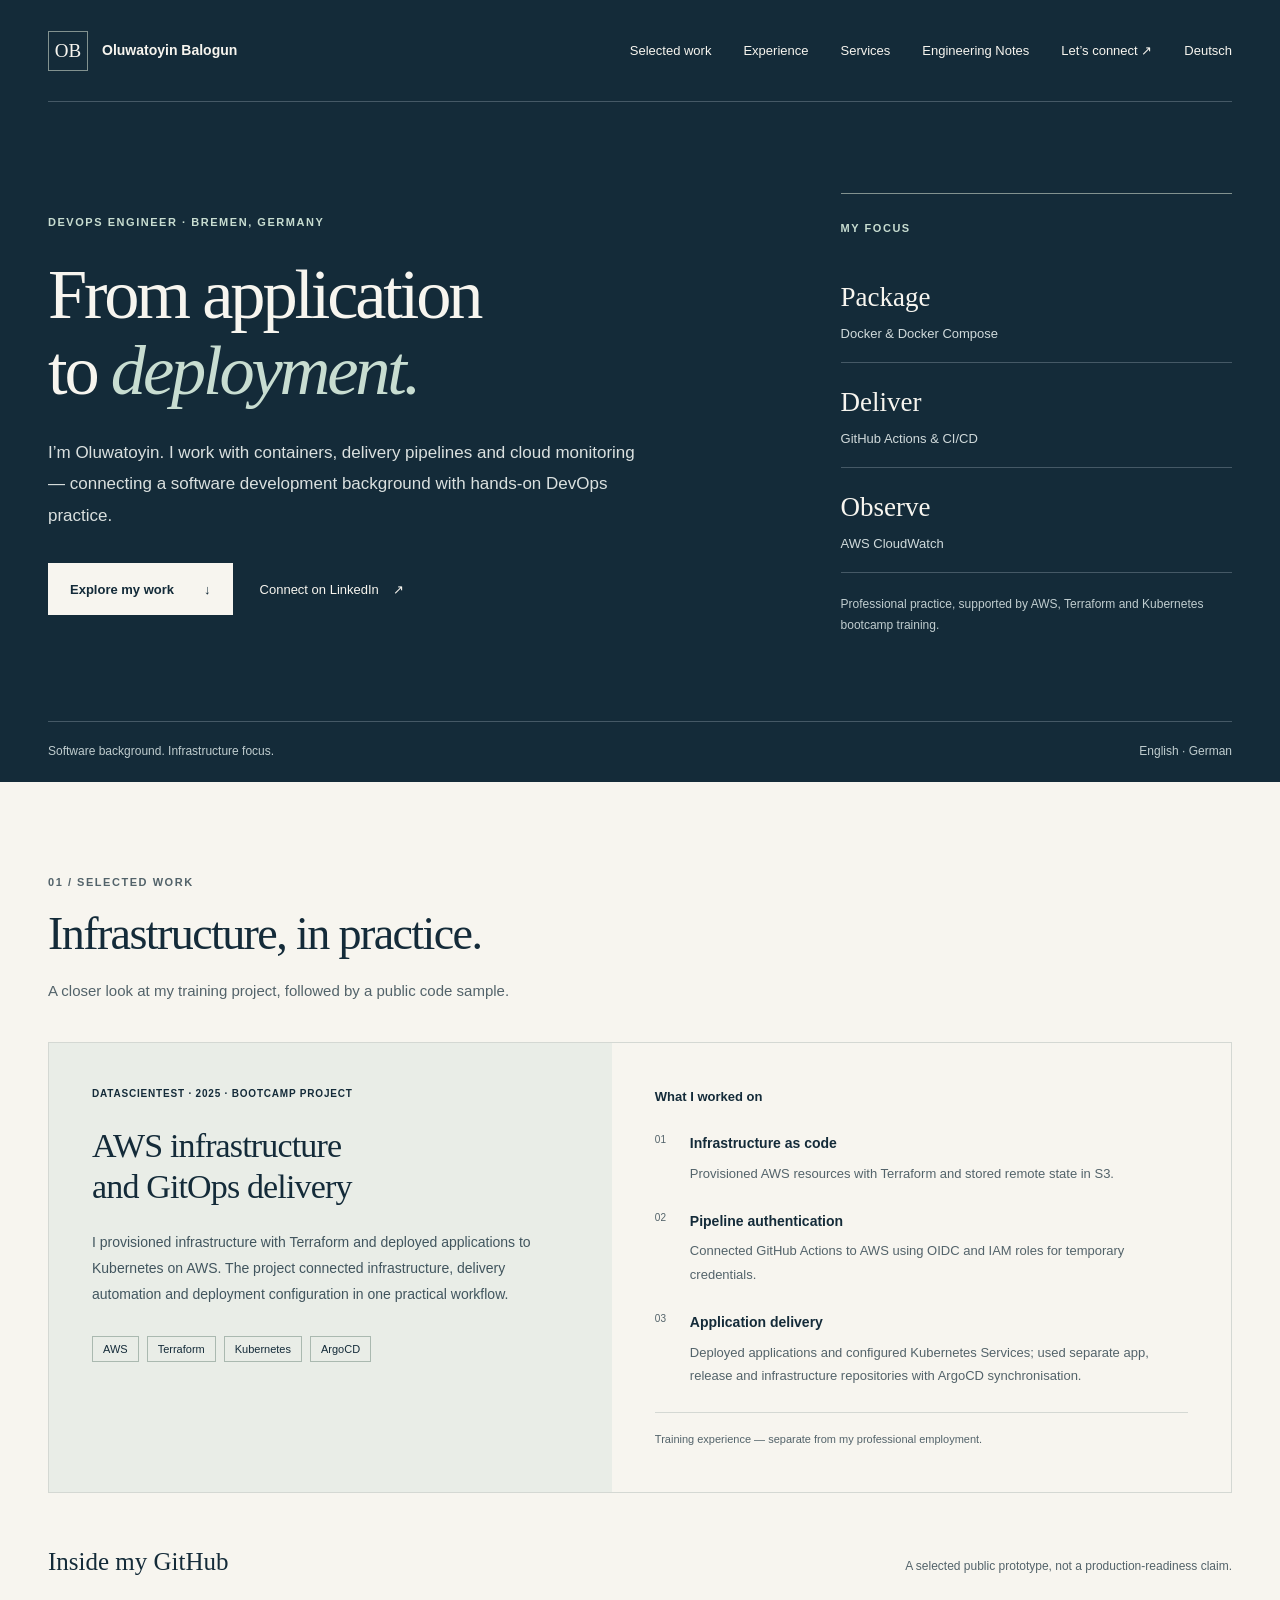
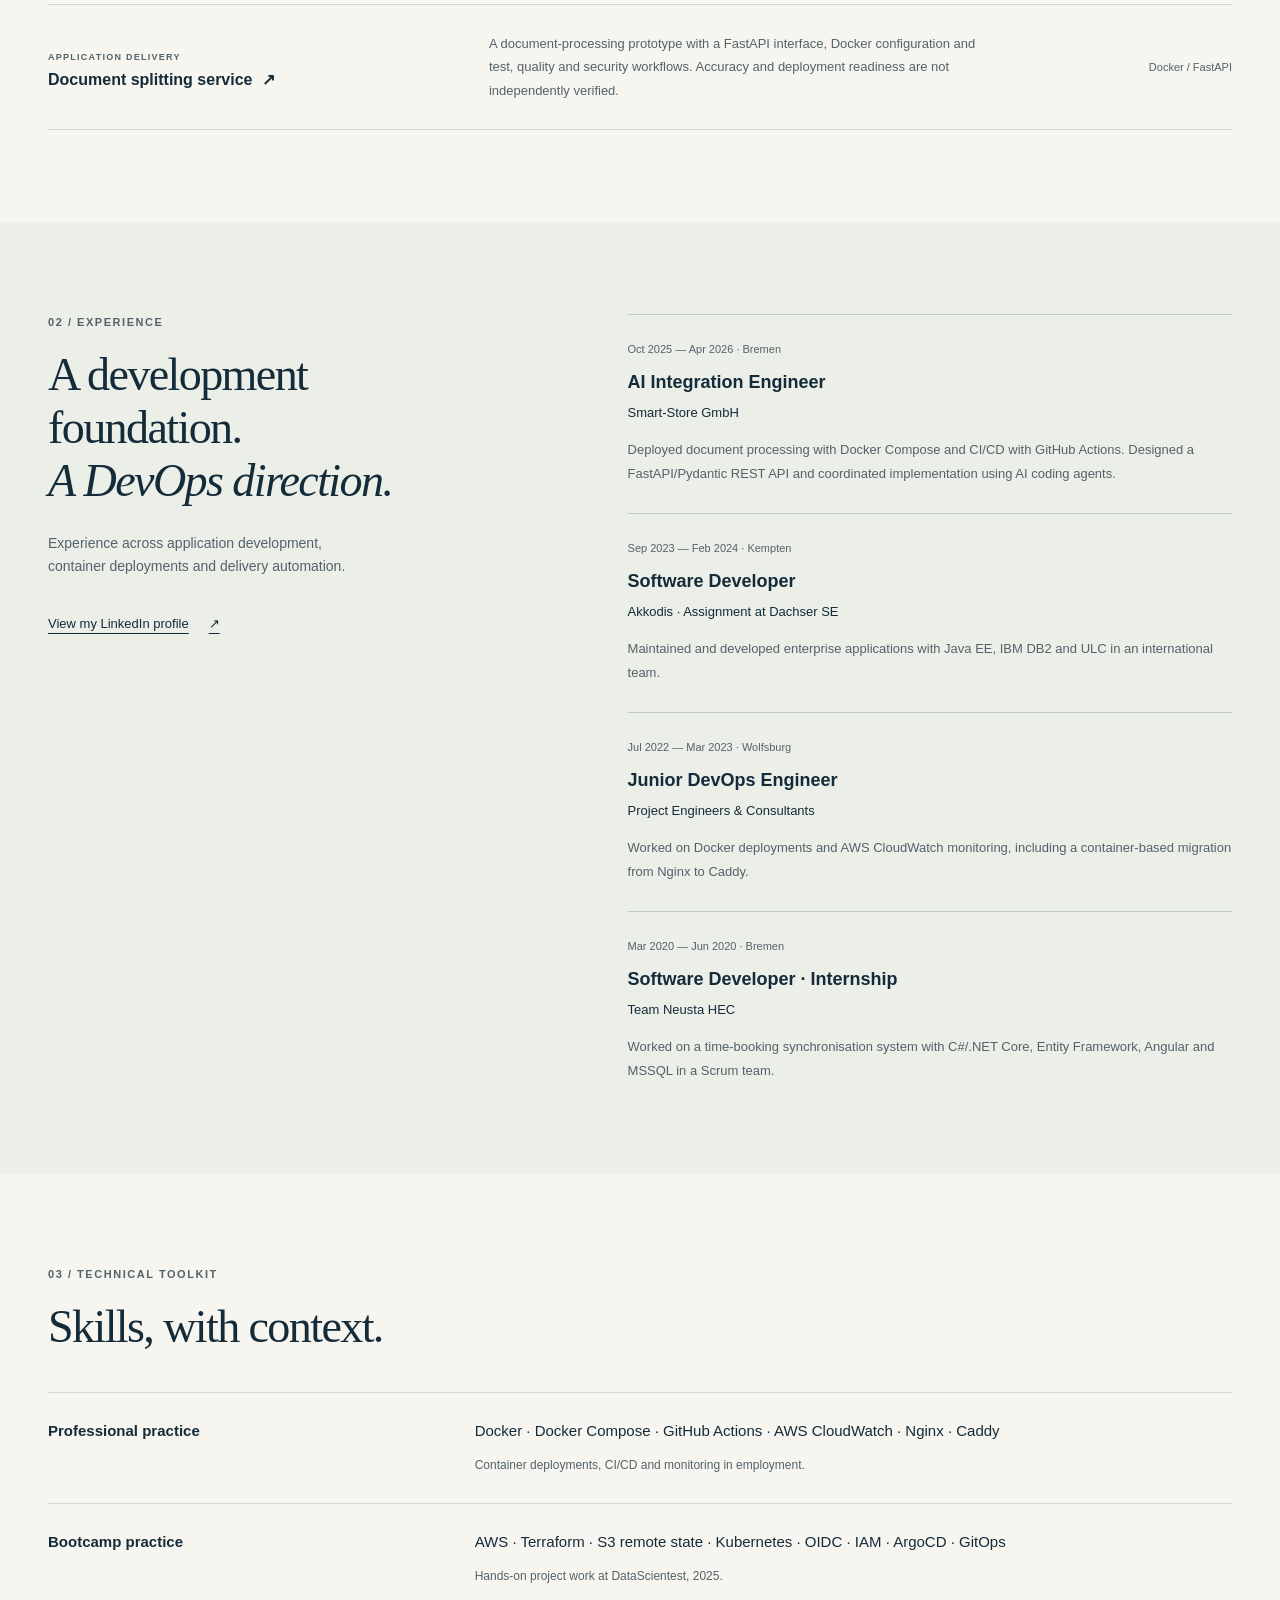
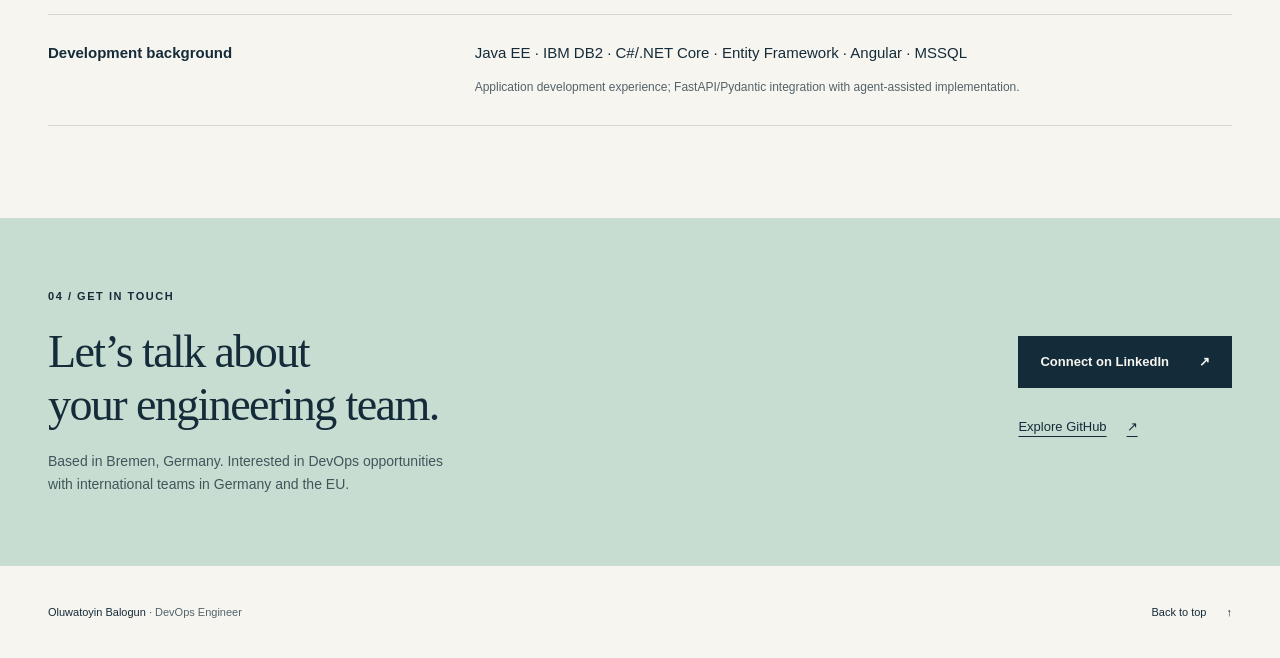
<file: index.html>
<!doctype html>
<html lang="en">
<head>
  <meta charset="utf-8">
  <meta name="viewport" content="width=device-width, initial-scale=1">

  <meta name="theme-color" content="#142b39">
  <title>Oluwatoyin Balogun | DevOps Engineer in Bremen</title>
  <link rel="icon" href="data:image/svg+xml,%3Csvg xmlns='http://www.w3.org/2000/svg' viewBox='0 0 64 64'%3E%3Crect width='64' height='64' fill='%23142b39'/%3E%3Ctext x='32' y='43' fill='%23f7f5ef' font-family='Georgia' font-size='29' text-anchor='middle'%3EOB%3C/text%3E%3C/svg%3E">
  <link rel="alternate" hreflang="en" href="https://tybies.github.io/">
  <link rel="alternate" hreflang="de" href="https://tybies.github.io/de/">
  <link rel="stylesheet" href="styles.css">
  <script src="script.js" defer></script>

<meta name="description" content="Oluwatoyin Balogun — DevOps Engineer in Bremen, Germany. Docker, CI/CD and cloud monitoring experience, with hands-on AWS, Terraform and Kubernetes training.">
<link rel="canonical" href="https://tybies.github.io/">
<meta property="og:type" content="website">
<meta property="og:title" content="Oluwatoyin Balogun | DevOps Engineer in Bremen">
<meta property="og:description" content="Oluwatoyin Balogun — DevOps Engineer in Bremen, Germany. Docker, CI/CD and cloud monitoring experience, with hands-on AWS, Terraform and Kubernetes training.">
<meta property="og:url" content="https://tybies.github.io/">
<meta property="og:site_name" content="Oluwatoyin Balogun">
<meta property="og:locale" content="en_GB">
<meta name="twitter:card" content="summary">
<meta name="twitter:title" content="Oluwatoyin Balogun | DevOps Engineer in Bremen">
<meta name="twitter:description" content="Oluwatoyin Balogun — DevOps Engineer in Bremen, Germany. Docker, CI/CD and cloud monitoring experience, with hands-on AWS, Terraform and Kubernetes training.">
</head>
<body>
<a class="skip-link" href="#main">Skip to content</a>
<header class="site-header">
  <div class="wrap header-inner">
    <a class="brand" href="#top" aria-label="Oluwatoyin Balogun, back to top"><span class="monogram" aria-hidden="true">OB</span><span>Oluwatoyin Balogun</span></a>
    <button class="menu-toggle" aria-expanded="false" aria-controls="navigation" hidden>Menu <span aria-hidden="true">+</span></button>
    <nav id="navigation" aria-label="Main navigation"><a href="#work">Selected work</a><a href="#experience">Experience</a><a href="services/">Services</a><a href="blog/">Engineering Notes</a><a href="#contact">Let’s connect <span aria-hidden="true">↗</span></a><a href="de/" lang="de" hreflang="de" aria-label="Deutsch – deutsche Version">Deutsch</a></nav>
  </div>
</header>
<main id="main">
  <section class="hero" id="top" aria-labelledby="hero-title">
    <div class="wrap hero-grid">
      <div class="hero-copy">
        <p class="eyebrow">DevOps Engineer · Bremen, Germany</p>
        <h1 id="hero-title">From application<br>to <em>deployment.</em></h1>
        <p class="intro">I’m Oluwatoyin. I work with containers, delivery pipelines and cloud monitoring — connecting a software development background with hands-on DevOps practice.</p>
        <div class="hero-actions"><a class="button button-light" href="#work">Explore my work <span aria-hidden="true">↓</span></a><a class="text-link" href="https://www.linkedin.com/in/oluwatoyin-balogun-a8375a89">Connect on LinkedIn <span aria-hidden="true">↗</span></a></div>
      </div>
      <aside class="focus-panel" aria-label="Technical focus">
        <p class="eyebrow">My focus</p>
        <dl><div><dt>Package</dt><dd>Docker &amp; Docker Compose</dd></div><div><dt>Deliver</dt><dd>GitHub Actions &amp; CI/CD</dd></div><div><dt>Observe</dt><dd>AWS CloudWatch</dd></div></dl>
        <p class="panel-note">Professional practice, supported by AWS, Terraform and Kubernetes bootcamp training.</p>
      </aside>
    </div>
    <div class="wrap hero-bottom"><span>Software background. Infrastructure focus.</span><span>English · German</span></div>
  </section>

  <section class="section wrap" id="work" aria-labelledby="work-title">
    <div class="section-heading"><p class="eyebrow">01 / Selected work</p><h2 id="work-title">Infrastructure, in practice.</h2><p>A closer look at my training project, followed by a public code sample.</p></div>
    <article class="case-study">
      <div class="case-intro"><span class="label">DataScientest · 2025 · Bootcamp project</span><h3>AWS infrastructure<br>and GitOps delivery</h3><p>I provisioned infrastructure with Terraform and deployed applications to Kubernetes on AWS. The project connected infrastructure, delivery automation and deployment configuration in one practical workflow.</p><div class="tags" aria-label="Project technologies"><span>AWS</span><span>Terraform</span><span>Kubernetes</span><span>ArgoCD</span></div></div>
      <div class="case-details"><h4>What I worked on</h4><ol class="project-steps"><li><strong>Infrastructure as code</strong><p>Provisioned AWS resources with Terraform and stored remote state in S3.</p></li><li><strong>Pipeline authentication</strong><p>Connected GitHub Actions to AWS using OIDC and IAM roles for temporary credentials.</p></li><li><strong>Application delivery</strong><p>Deployed applications and configured Kubernetes Services; used separate app, release and infrastructure repositories with ArgoCD synchronisation.</p></li></ol><p class="context-note">Training experience — separate from my professional employment.</p></div>
    </article>
    <div class="samples-heading"><h3>Inside my GitHub</h3><p>A selected public prototype, not a production-readiness claim.</p></div>
    <div class="repo-list">
      <a class="repo-row" href="https://github.com/TYBies/document-splitting-service"><div><span class="eyebrow">Application delivery</span><h4>Document splitting service <span aria-hidden="true">↗</span></h4></div><p>A document-processing prototype with a FastAPI interface, Docker configuration and test, quality and security workflows. Accuracy and deployment readiness are not independently verified.</p><span class="repo-kind">Docker / FastAPI</span></a>
    </div>
  </section>

  <section class="experience-section" id="experience" aria-labelledby="experience-title"><div class="wrap section experience-grid">
    <div class="experience-heading"><p class="eyebrow">02 / Experience</p><h2 id="experience-title">A development <br>foundation.<br><em>A DevOps direction.</em></h2><p>Experience across application development, container deployments and delivery automation.</p><a class="inline-link" href="https://www.linkedin.com/in/oluwatoyin-balogun-a8375a89">View my LinkedIn profile <span aria-hidden="true">↗</span></a></div>
    <div class="timeline">
      <article><p class="date">Oct 2025 — Apr 2026 · Bremen</p><h3>AI Integration Engineer</h3><p class="company">Smart-Store GmbH</p><p>Deployed document processing with Docker Compose and CI/CD with GitHub Actions. Designed a FastAPI/Pydantic REST API and coordinated implementation using AI coding agents.</p></article>
      <article><p class="date">Sep 2023 — Feb 2024 · Kempten</p><h3>Software Developer</h3><p class="company">Akkodis · Assignment at Dachser SE</p><p>Maintained and developed enterprise applications with Java EE, IBM DB2 and ULC in an international team.</p></article>
      <article><p class="date">Jul 2022 — Mar 2023 · Wolfsburg</p><h3>Junior DevOps Engineer</h3><p class="company">Project Engineers &amp; Consultants</p><p>Worked on Docker deployments and AWS CloudWatch monitoring, including a container-based migration from Nginx to Caddy.</p></article>
      <article><p class="date">Mar 2020 — Jun 2020 · Bremen</p><h3>Software Developer · Internship</h3><p class="company">Team Neusta HEC</p><p>Worked on a time-booking synchronisation system with C#/.NET Core, Entity Framework, Angular and MSSQL in a Scrum team.</p></article>
    </div>
  </div></section>

  <section class="section wrap skills-section" aria-labelledby="skills-title"><div class="section-heading"><p class="eyebrow">03 / Technical toolkit</p><h2 id="skills-title">Skills, with context.</h2></div>
    <div class="skill-row"><h3>Professional practice</h3><div><p>Docker · Docker Compose · GitHub Actions · AWS CloudWatch · Nginx · Caddy</p><span>Container deployments, CI/CD and monitoring in employment.</span></div></div>
    <div class="skill-row"><h3>Bootcamp practice</h3><div><p>AWS · Terraform · S3 remote state · Kubernetes · OIDC · IAM · ArgoCD · GitOps</p><span>Hands-on project work at DataScientest, 2025.</span></div></div>
    <div class="skill-row"><h3>Development background</h3><div><p>Java EE · IBM DB2 · C#/.NET Core · Entity Framework · Angular · MSSQL</p><span>Application development experience; FastAPI/Pydantic integration with agent-assisted implementation.</span></div></div>
  </section>

  <section class="contact-section" id="contact" aria-labelledby="contact-title"><div class="wrap contact-inner"><div><p class="eyebrow">04 / Get in touch</p><h2 id="contact-title">Let’s talk about<br>your engineering team.</h2><p>Based in Bremen, Germany. Interested in DevOps opportunities<br class="desktop-break"> with international teams in Germany and the EU.</p></div><div class="contact-actions"><a class="button button-dark" href="https://www.linkedin.com/in/oluwatoyin-balogun-a8375a89">Connect on LinkedIn <span aria-hidden="true">↗</span></a><a class="inline-link" href="https://github.com/TYBies">Explore GitHub <span aria-hidden="true">↗</span></a></div></div></section>
</main>
<footer class="wrap footer"><p>Oluwatoyin Balogun <span>· DevOps Engineer</span></p><a href="#top">Back to top <span aria-hidden="true">↑</span></a></footer>
</body>
</html>
</file>
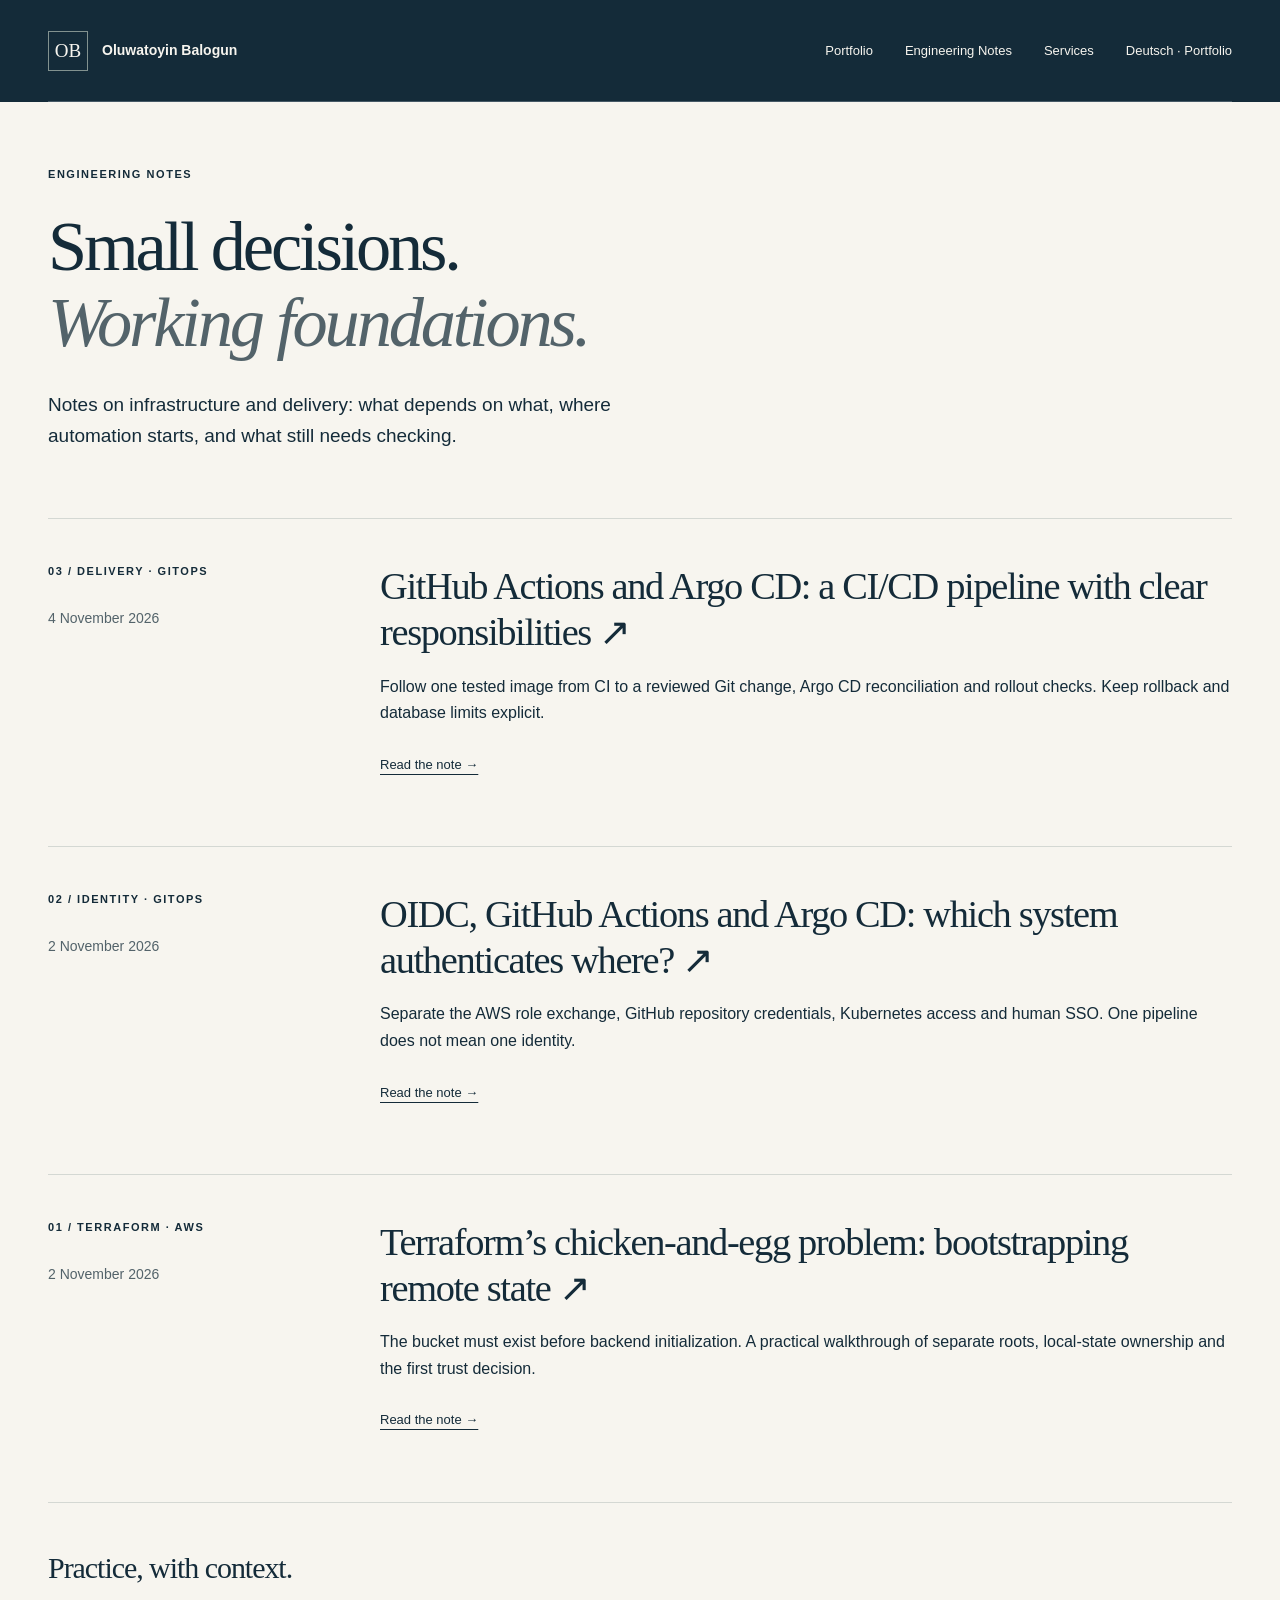
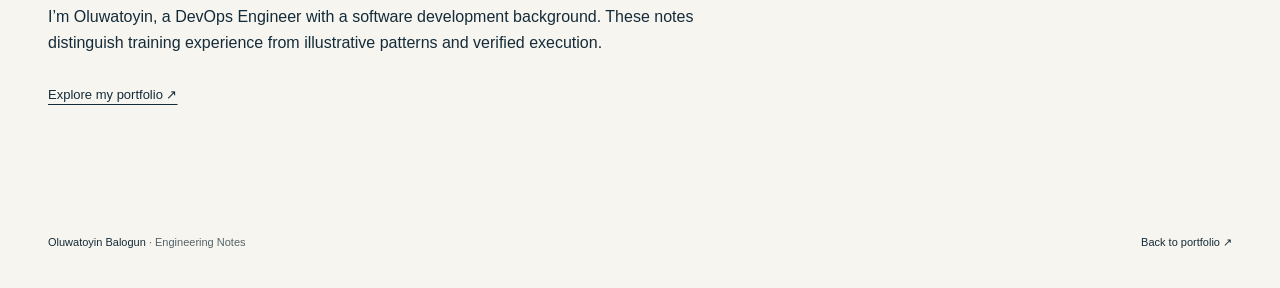
<file: blog/index.html>
<!doctype html>
<html lang="en"><head><meta charset="utf-8"><meta name="viewport" content="width=device-width, initial-scale=1">
<title>Engineering Notes: Terraform, CI/CD &amp; GitOps | Oluwatoyin Balogun</title><meta name="theme-color" content="#142b39"><link rel="icon" href="data:,">

<link rel="stylesheet" href="/styles.css"><link rel="stylesheet" href="/blog/blog.css"><script src="/script.js" defer></script>

<meta name="description" content="Engineering Notes by Oluwatoyin Balogun: Terraform bootstrap, GitHub Actions authentication and practical Argo CD CI/CD delivery boundaries.">
<link rel="canonical" href="https://tybies.github.io/blog/">
<meta property="og:type" content="website">
<meta property="og:title" content="Engineering Notes: Terraform, CI/CD &amp; GitOps | Oluwatoyin Balogun">
<meta property="og:description" content="Engineering Notes by Oluwatoyin Balogun: Terraform bootstrap, GitHub Actions authentication and practical Argo CD CI/CD delivery boundaries.">
<meta property="og:url" content="https://tybies.github.io/blog/">
<meta property="og:site_name" content="Oluwatoyin Balogun">
<meta property="og:locale" content="en_GB">
<meta name="twitter:card" content="summary">
<meta name="twitter:title" content="Engineering Notes: Terraform, CI/CD &amp; GitOps | Oluwatoyin Balogun">
<meta name="twitter:description" content="Engineering Notes by Oluwatoyin Balogun: Terraform bootstrap, GitHub Actions authentication and practical Argo CD CI/CD delivery boundaries.">
</head><body><a class="skip-link" href="#main">Skip to content</a>
<header class="site-header"><div class="wrap header-inner"><a class="brand" href="/"><span class="monogram" aria-hidden="true">OB</span><span>Oluwatoyin Balogun</span></a><button class="menu-toggle" aria-expanded="false" aria-controls="navigation" hidden>Menu <span aria-hidden="true">+</span></button><nav id="navigation" aria-label="Main navigation"><a href="/">Portfolio</a><a href="/blog/" aria-current="page">Engineering Notes</a><a href="/services/">Services</a><a href="/de/" lang="de">Deutsch · Portfolio</a></nav></div></header>
<main id="main"><section class="notes-intro wrap"><p class="eyebrow">Engineering Notes</p><h1>Small decisions.<br><em>Working foundations.</em></h1><p>Notes on infrastructure and delivery: what depends on what, where automation starts, and what still needs checking.</p></section><section class="wrap notes-list" aria-label="Published articles"><article class="note-entry"><div><p class="eyebrow">03 / Delivery · GitOps</p><time datetime="2026-11-04">4 November 2026</time></div><div><h2><a href="github-actions-argocd-pipeline/">GitHub Actions and Argo CD: a CI/CD pipeline with clear responsibilities <span aria-hidden="true">↗</span></a></h2><p>Follow one tested image from CI to a reviewed Git change, Argo CD reconciliation and rollout checks. Keep rollback and database limits explicit.</p><a class="inline-link" href="github-actions-argocd-pipeline/">Read the note →</a></div></article><article class="note-entry"><div><p class="eyebrow">02 / Identity · GitOps</p><time datetime="2026-11-02">2 November 2026</time></div><div><h2><a href="oidc-github-argocd-aws/">OIDC, GitHub Actions and Argo CD: which system authenticates where? <span aria-hidden="true">↗</span></a></h2><p>Separate the AWS role exchange, GitHub repository credentials, Kubernetes access and human SSO. One pipeline does not mean one identity.</p><a class="inline-link" href="oidc-github-argocd-aws/">Read the note →</a></div></article><article class="note-entry"><div><p class="eyebrow">01 / Terraform · AWS</p><time datetime="2026-11-02">2 November 2026</time></div><div><h2><a href="terraform-bootstrap/">Terraform’s chicken-and-egg problem: bootstrapping remote state <span aria-hidden="true">↗</span></a></h2><p>The bucket must exist before backend initialization. A practical walkthrough of separate roots, local-state ownership and the first trust decision.</p><a class="inline-link" href="terraform-bootstrap/">Read the note →</a></div></article></section><aside class="wrap notes-about"><h2>Practice, with context.</h2><p>I’m Oluwatoyin, a DevOps Engineer with a software development background. These notes distinguish training experience from illustrative patterns and verified execution.</p><a class="inline-link" href="/">Explore my portfolio ↗</a></aside></main><footer class="wrap footer"><p>Oluwatoyin Balogun <span>· Engineering Notes</span></p><a href="/">Back to portfolio ↗</a></footer></body></html>
</file>
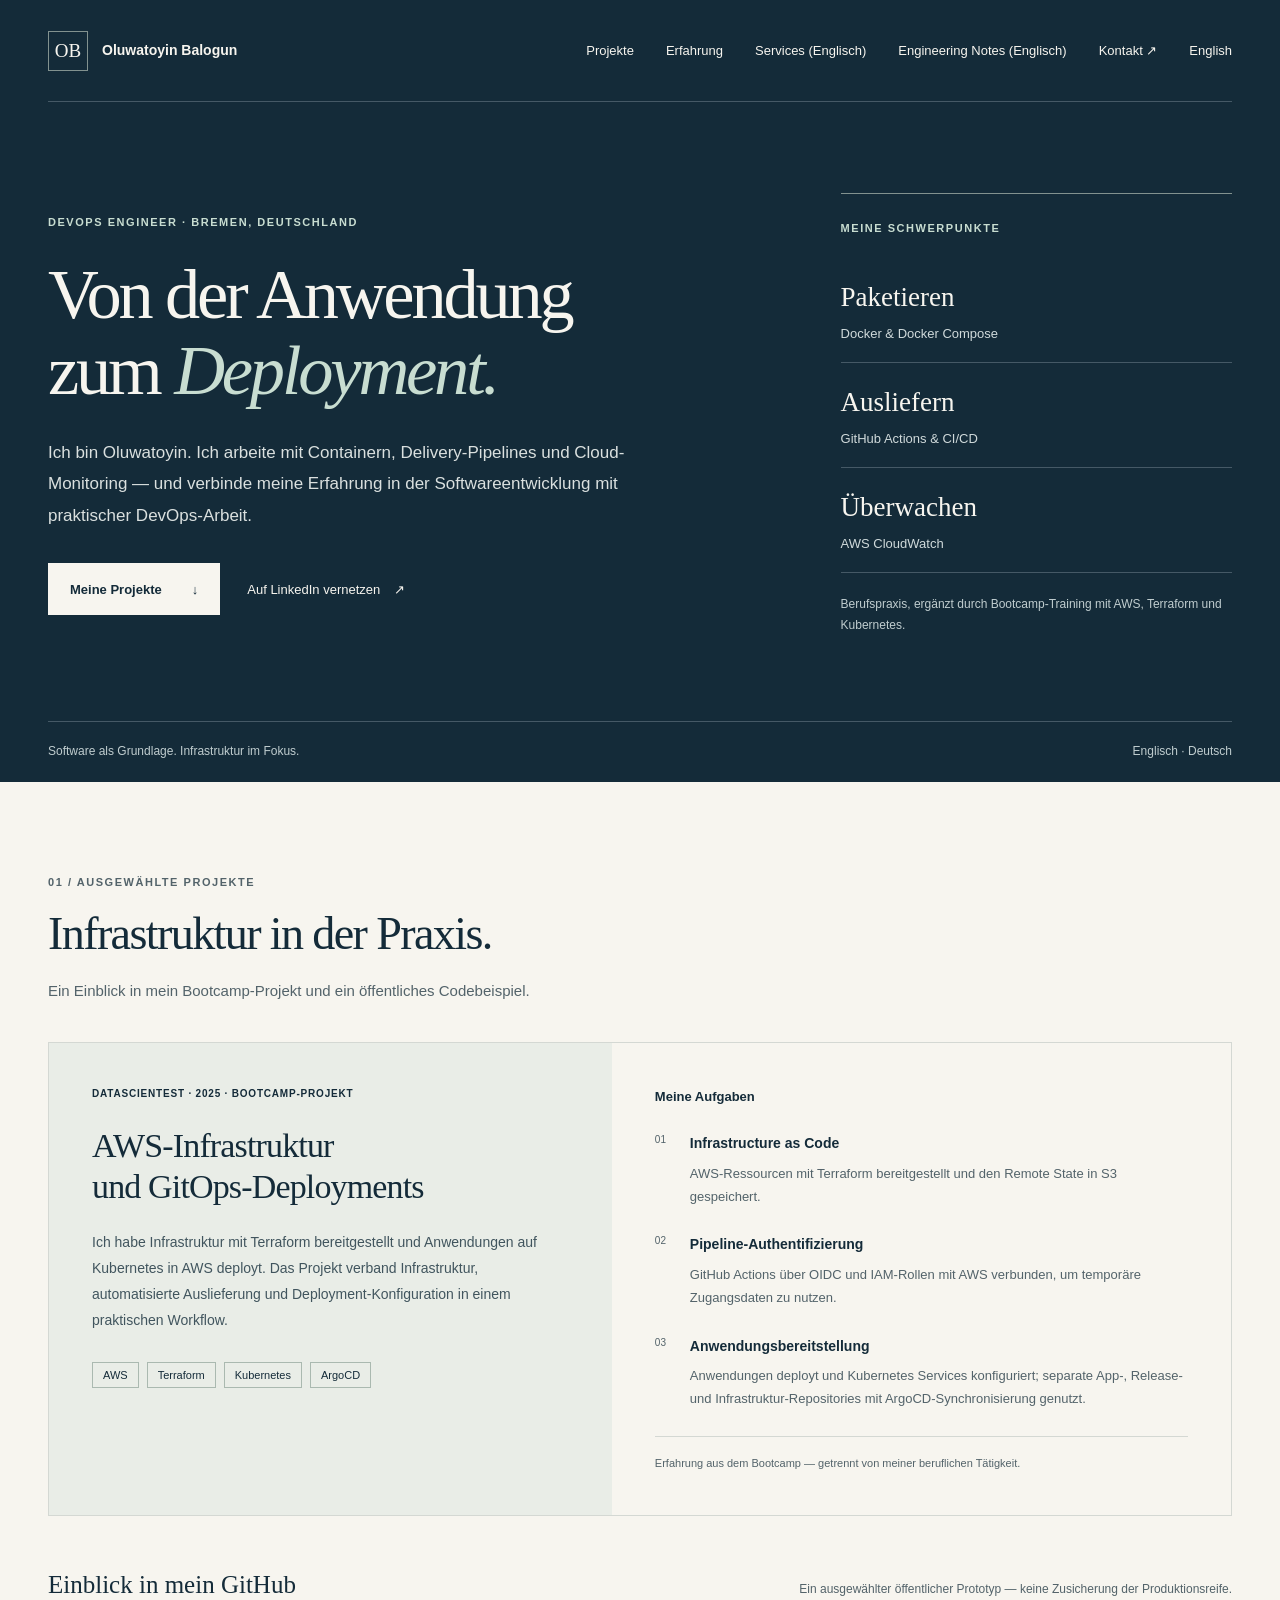
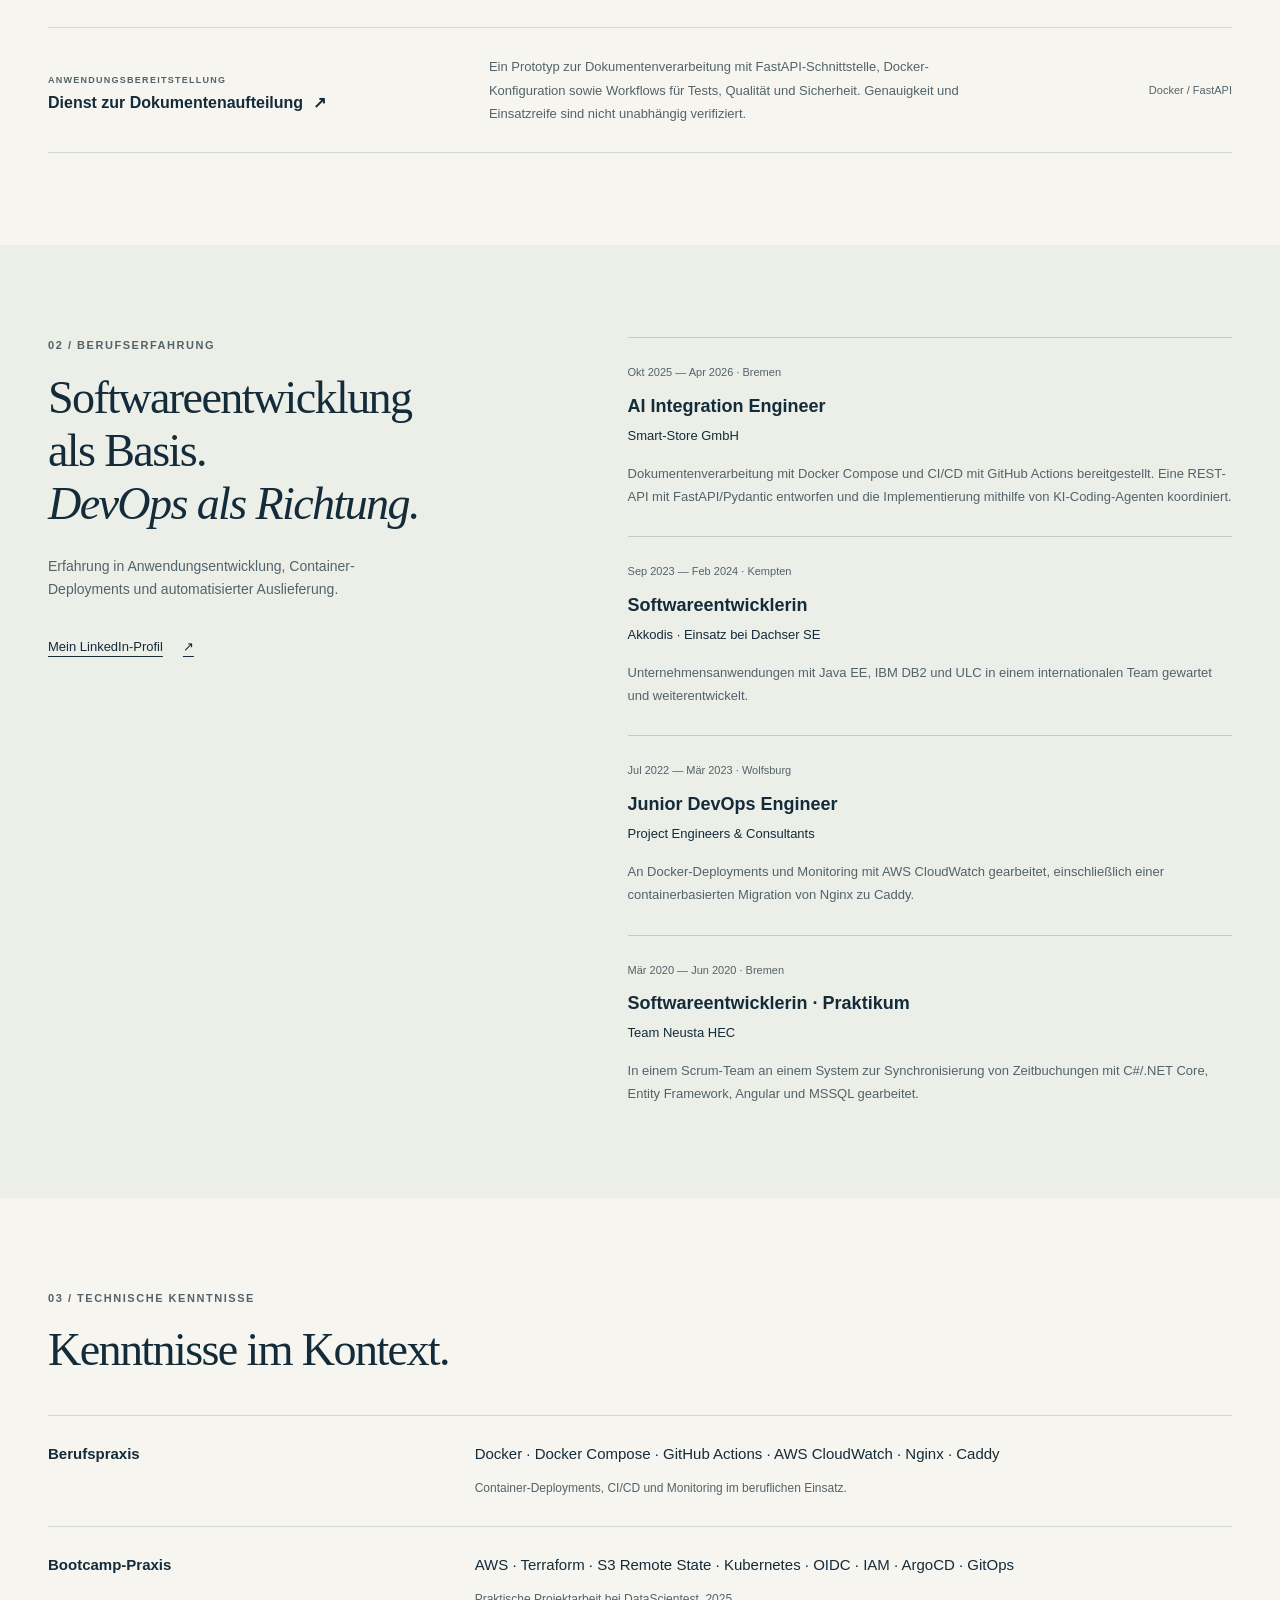
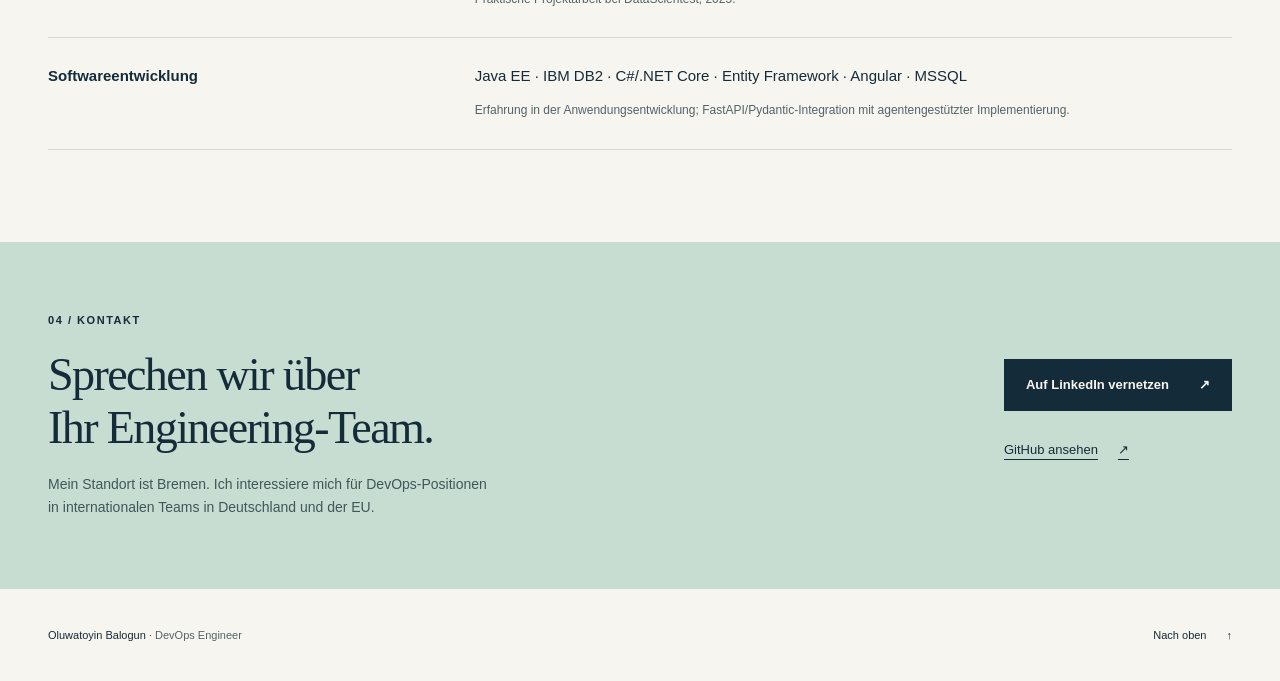
<file: de/index.html>
<!doctype html>
<html lang="de">
<head>
  <meta charset="utf-8">
  <meta name="viewport" content="width=device-width, initial-scale=1">

  <meta name="theme-color" content="#142b39">
  <title>Oluwatoyin Balogun | DevOps Engineer in Bremen – Portfolio</title>
  <link rel="icon" href="data:image/svg+xml,%3Csvg xmlns='http://www.w3.org/2000/svg' viewBox='0 0 64 64'%3E%3Crect width='64' height='64' fill='%23142b39'/%3E%3Ctext x='32' y='43' fill='%23f7f5ef' font-family='Georgia' font-size='29' text-anchor='middle'%3EOB%3C/text%3E%3C/svg%3E">
  <link rel="alternate" hreflang="en" href="https://tybies.github.io/">
  <link rel="alternate" hreflang="de" href="https://tybies.github.io/de/">
  <link rel="stylesheet" href="../styles.css">
  <script src="../script.js" defer></script>

<meta name="description" content="Oluwatoyin Balogun — DevOps Engineer in Bremen. Berufserfahrung mit Docker, CI/CD und Cloud-Monitoring sowie praktische Bootcamp-Erfahrung mit AWS, Terraform und Kubernetes.">
<link rel="canonical" href="https://tybies.github.io/de/">
<meta property="og:type" content="website">
<meta property="og:title" content="Oluwatoyin Balogun | DevOps Engineer in Bremen – Portfolio">
<meta property="og:description" content="Oluwatoyin Balogun — DevOps Engineer in Bremen. Berufserfahrung mit Docker, CI/CD und Cloud-Monitoring sowie praktische Bootcamp-Erfahrung mit AWS, Terraform und Kubernetes.">
<meta property="og:url" content="https://tybies.github.io/de/">
<meta property="og:site_name" content="Oluwatoyin Balogun">
<meta property="og:locale" content="de_DE">
<meta name="twitter:card" content="summary">
<meta name="twitter:title" content="Oluwatoyin Balogun | DevOps Engineer in Bremen – Portfolio">
<meta name="twitter:description" content="Oluwatoyin Balogun — DevOps Engineer in Bremen. Berufserfahrung mit Docker, CI/CD und Cloud-Monitoring sowie praktische Bootcamp-Erfahrung mit AWS, Terraform und Kubernetes.">
</head>
<body>
<a class="skip-link" href="#main">Zum Inhalt springen</a>
<header class="site-header">
  <div class="wrap header-inner">
    <a class="brand" href="#top" aria-label="Oluwatoyin Balogun, zurück nach oben"><span class="monogram" aria-hidden="true">OB</span><span>Oluwatoyin Balogun</span></a>
    <button class="menu-toggle" aria-expanded="false" aria-controls="navigation" hidden>Menü <span aria-hidden="true">+</span></button>
    <nav id="navigation" aria-label="Hauptnavigation"><a href="#work">Projekte</a><a href="#experience">Erfahrung</a><a href="../services/" lang="en">Services (Englisch)</a><a href="../blog/">Engineering Notes (Englisch)</a><a href="#contact">Kontakt <span aria-hidden="true">↗</span></a><a href="../" lang="en" hreflang="en" aria-label="English – English version">English</a></nav>
  </div>
</header>
<main id="main">
  <section class="hero" id="top" aria-labelledby="hero-title">
    <div class="wrap hero-grid">
      <div class="hero-copy">
        <p class="eyebrow">DevOps Engineer · Bremen, Deutschland</p>
        <h1 id="hero-title">Von der Anwendung<br>zum <em>Deployment.</em></h1>
        <p class="intro">Ich bin Oluwatoyin. Ich arbeite mit Containern, Delivery-Pipelines und Cloud-Monitoring — und verbinde meine Erfahrung in der Softwareentwicklung mit praktischer DevOps-Arbeit.</p>
        <div class="hero-actions"><a class="button button-light" href="#work">Meine Projekte <span aria-hidden="true">↓</span></a><a class="text-link" href="https://www.linkedin.com/in/oluwatoyin-balogun-a8375a89">Auf LinkedIn vernetzen <span aria-hidden="true">↗</span></a></div>
      </div>
      <aside class="focus-panel" aria-label="Technische Schwerpunkte">
        <p class="eyebrow">Meine Schwerpunkte</p>
        <dl><div><dt>Paketieren</dt><dd>Docker &amp; Docker Compose</dd></div><div><dt>Ausliefern</dt><dd>GitHub Actions &amp; CI/CD</dd></div><div><dt>Überwachen</dt><dd>AWS CloudWatch</dd></div></dl>
        <p class="panel-note">Berufspraxis, ergänzt durch Bootcamp-Training mit AWS, Terraform und Kubernetes.</p>
      </aside>
    </div>
    <div class="wrap hero-bottom"><span>Software als Grundlage. Infrastruktur im Fokus.</span><span>Englisch · Deutsch</span></div>
  </section>

  <section class="section wrap" id="work" aria-labelledby="work-title">
    <div class="section-heading"><p class="eyebrow">01 / Ausgewählte Projekte</p><h2 id="work-title">Infrastruktur in der Praxis.</h2><p>Ein Einblick in mein Bootcamp-Projekt und ein öffentliches Codebeispiel.</p></div>
    <article class="case-study">
      <div class="case-intro"><span class="label">DataScientest · 2025 · Bootcamp-Projekt</span><h3>AWS-Infrastruktur<br>und GitOps-Deployments</h3><p>Ich habe Infrastruktur mit Terraform bereitgestellt und Anwendungen auf Kubernetes in AWS deployt. Das Projekt verband Infrastruktur, automatisierte Auslieferung und Deployment-Konfiguration in einem praktischen Workflow.</p><div class="tags" aria-label="Projekttechnologien"><span>AWS</span><span>Terraform</span><span>Kubernetes</span><span>ArgoCD</span></div></div>
      <div class="case-details"><h4>Meine Aufgaben</h4><ol class="project-steps"><li><strong>Infrastructure as Code</strong><p>AWS-Ressourcen mit Terraform bereitgestellt und den Remote State in S3 gespeichert.</p></li><li><strong>Pipeline-Authentifizierung</strong><p>GitHub Actions über OIDC und IAM-Rollen mit AWS verbunden, um temporäre Zugangsdaten zu nutzen.</p></li><li><strong>Anwendungsbereitstellung</strong><p>Anwendungen deployt und Kubernetes Services konfiguriert; separate App-, Release- und Infrastruktur-Repositories mit ArgoCD-Synchronisierung genutzt.</p></li></ol><p class="context-note">Erfahrung aus dem Bootcamp — getrennt von meiner beruflichen Tätigkeit.</p></div>
    </article>
    <div class="samples-heading"><h3>Einblick in mein GitHub</h3><p>Ein ausgewählter öffentlicher Prototyp — keine Zusicherung der Produktionsreife.</p></div>
    <div class="repo-list">
      <a class="repo-row" href="https://github.com/TYBies/document-splitting-service"><div><span class="eyebrow">Anwendungsbereitstellung</span><h4>Dienst zur Dokumentenaufteilung <span aria-hidden="true">↗</span></h4></div><p>Ein Prototyp zur Dokumentenverarbeitung mit FastAPI-Schnittstelle, Docker-Konfiguration sowie Workflows für Tests, Qualität und Sicherheit. Genauigkeit und Einsatzreife sind nicht unabhängig verifiziert.</p><span class="repo-kind">Docker / FastAPI</span></a>
    </div>
  </section>

  <section class="experience-section" id="experience" aria-labelledby="experience-title"><div class="wrap section experience-grid">
    <div class="experience-heading"><p class="eyebrow">02 / Berufserfahrung</p><h2 id="experience-title">Softwareentwicklung <br>als Basis.<br><em>DevOps als Richtung.</em></h2><p>Erfahrung in Anwendungsentwicklung, Container-Deployments und automatisierter Auslieferung.</p><a class="inline-link" href="https://www.linkedin.com/in/oluwatoyin-balogun-a8375a89">Mein LinkedIn-Profil <span aria-hidden="true">↗</span></a></div>
    <div class="timeline">
      <article><p class="date">Okt 2025 — Apr 2026 · Bremen</p><h3>AI Integration Engineer</h3><p class="company">Smart-Store GmbH</p><p>Dokumentenverarbeitung mit Docker Compose und CI/CD mit GitHub Actions bereitgestellt. Eine REST-API mit FastAPI/Pydantic entworfen und die Implementierung mithilfe von KI-Coding-Agenten koordiniert.</p></article>
      <article><p class="date">Sep 2023 — Feb 2024 · Kempten</p><h3>Softwareentwicklerin</h3><p class="company">Akkodis · Einsatz bei Dachser SE</p><p>Unternehmensanwendungen mit Java EE, IBM DB2 und ULC in einem internationalen Team gewartet und weiterentwickelt.</p></article>
      <article><p class="date">Jul 2022 — Mär 2023 · Wolfsburg</p><h3>Junior DevOps Engineer</h3><p class="company">Project Engineers &amp; Consultants</p><p>An Docker-Deployments und Monitoring mit AWS CloudWatch gearbeitet, einschließlich einer containerbasierten Migration von Nginx zu Caddy.</p></article>
      <article><p class="date">Mär 2020 — Jun 2020 · Bremen</p><h3>Softwareentwicklerin · Praktikum</h3><p class="company">Team Neusta HEC</p><p>In einem Scrum-Team an einem System zur Synchronisierung von Zeitbuchungen mit C#/.NET Core, Entity Framework, Angular und MSSQL gearbeitet.</p></article>
    </div>
  </div></section>

  <section class="section wrap skills-section" aria-labelledby="skills-title"><div class="section-heading"><p class="eyebrow">03 / Technische Kenntnisse</p><h2 id="skills-title">Kenntnisse im Kontext.</h2></div>
    <div class="skill-row"><h3>Berufspraxis</h3><div><p>Docker · Docker Compose · GitHub Actions · AWS CloudWatch · Nginx · Caddy</p><span>Container-Deployments, CI/CD und Monitoring im beruflichen Einsatz.</span></div></div>
    <div class="skill-row"><h3>Bootcamp-Praxis</h3><div><p>AWS · Terraform · S3 Remote State · Kubernetes · OIDC · IAM · ArgoCD · GitOps</p><span>Praktische Projektarbeit bei DataScientest, 2025.</span></div></div>
    <div class="skill-row"><h3>Softwareentwicklung</h3><div><p>Java EE · IBM DB2 · C#/.NET Core · Entity Framework · Angular · MSSQL</p><span>Erfahrung in der Anwendungsentwicklung; FastAPI/Pydantic-Integration mit agentengestützter Implementierung.</span></div></div>
  </section>

  <section class="contact-section" id="contact" aria-labelledby="contact-title"><div class="wrap contact-inner"><div><p class="eyebrow">04 / Kontakt</p><h2 id="contact-title">Sprechen wir über<br>Ihr Engineering-Team.</h2><p>Mein Standort ist Bremen. Ich interessiere mich für DevOps-Positionen<br class="desktop-break"> in internationalen Teams in Deutschland und der EU.</p></div><div class="contact-actions"><a class="button button-dark" href="https://www.linkedin.com/in/oluwatoyin-balogun-a8375a89">Auf LinkedIn vernetzen <span aria-hidden="true">↗</span></a><a class="inline-link" href="https://github.com/TYBies">GitHub ansehen <span aria-hidden="true">↗</span></a></div></div></section>
</main>
<footer class="wrap footer"><p>Oluwatoyin Balogun <span>· DevOps Engineer</span></p><a href="#top">Nach oben <span aria-hidden="true">↑</span></a></footer>
</body>
</html>
</file>
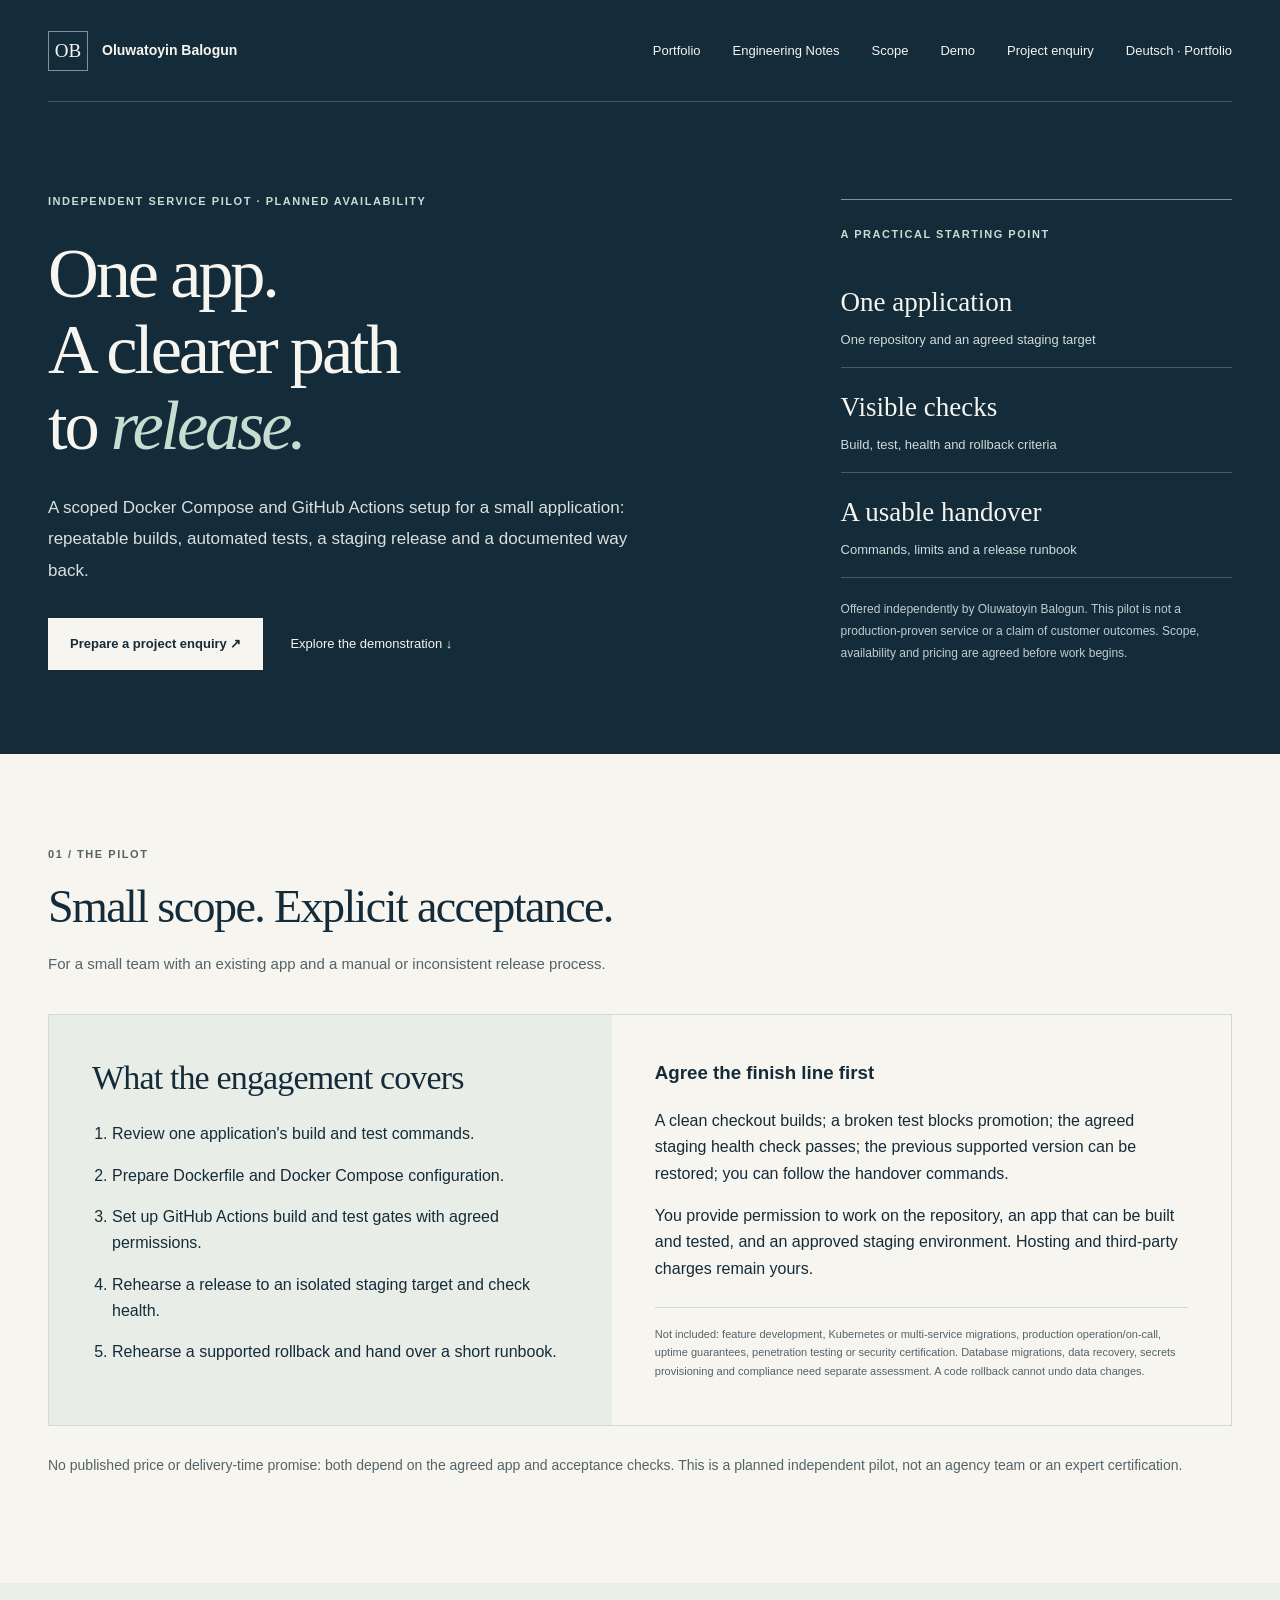
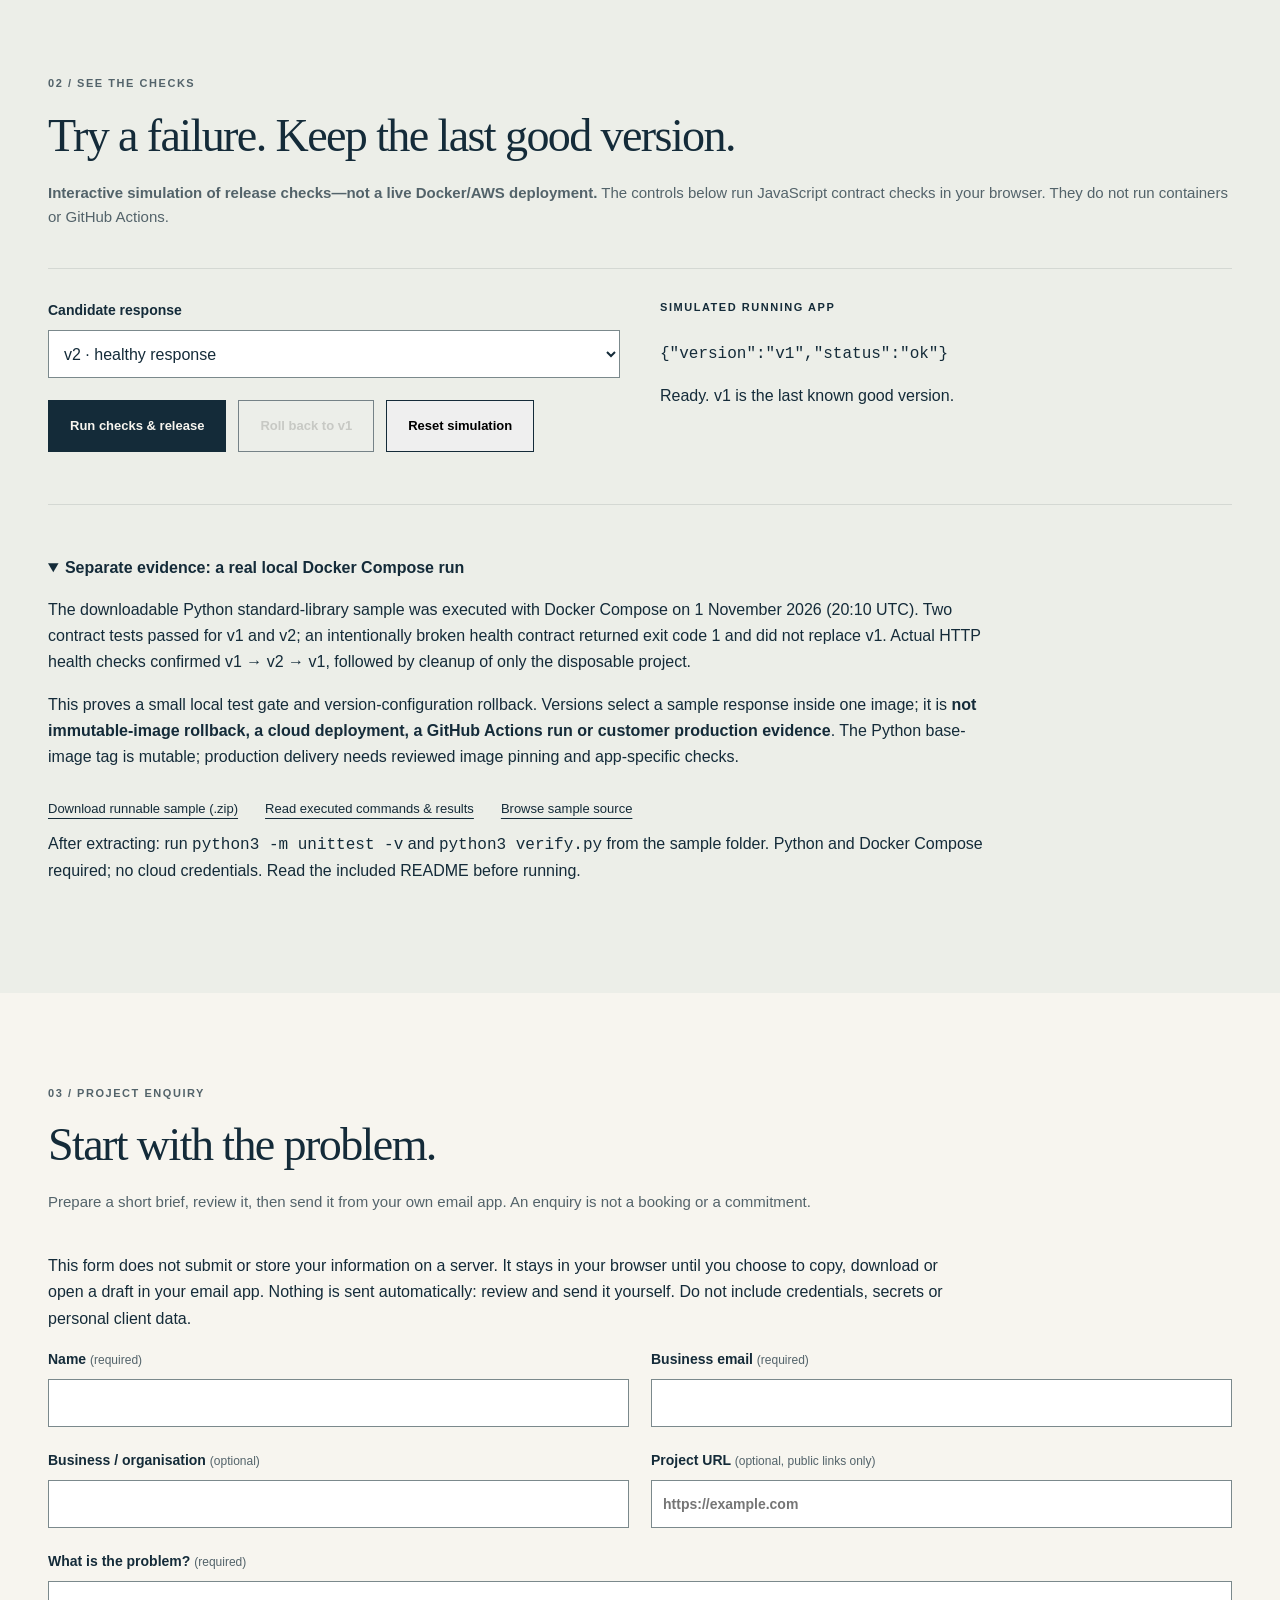
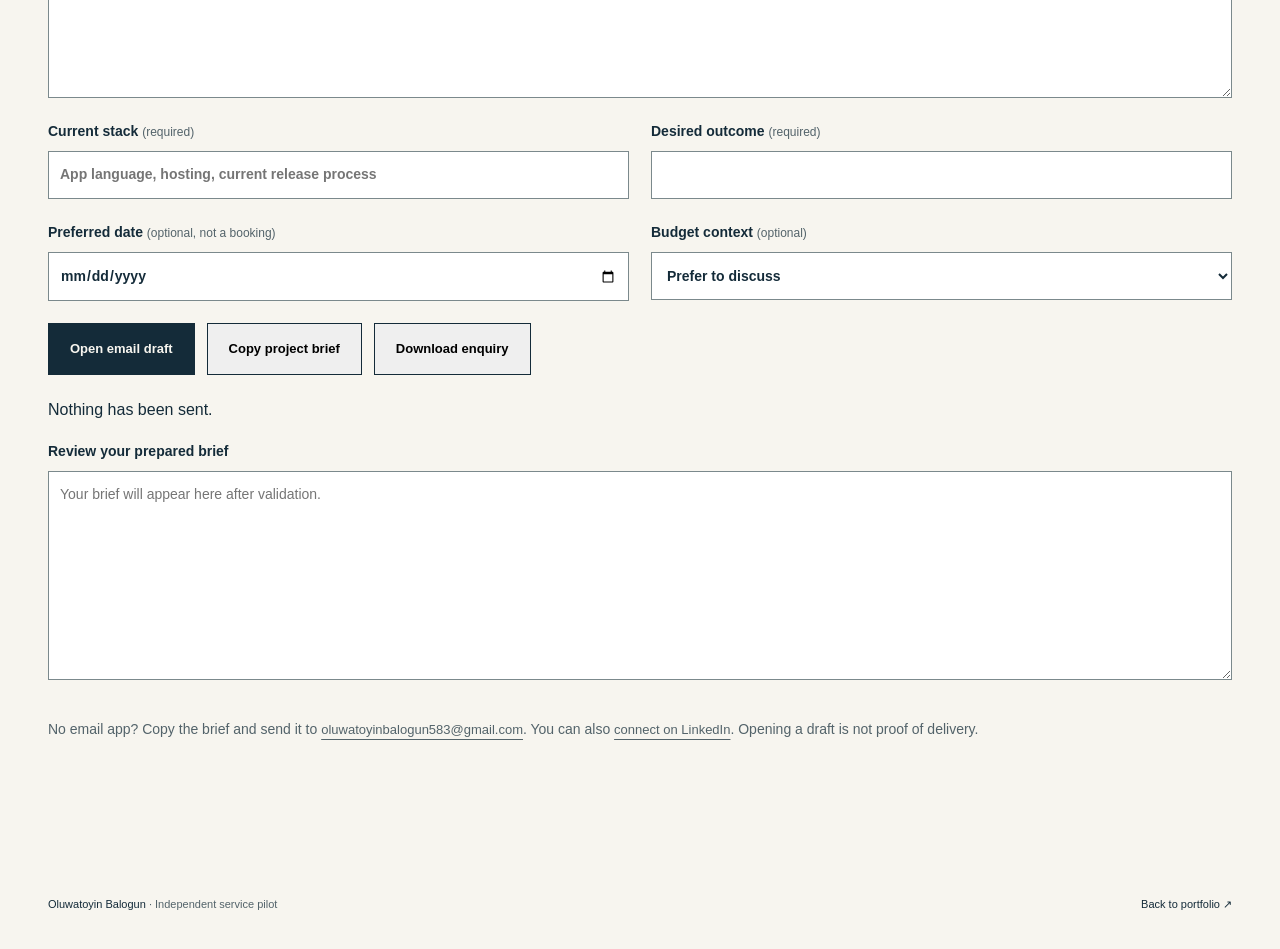
<file: services/index.html>
<!doctype html>
<html lang="en">
<head>
<meta charset="utf-8"><meta name="viewport" content="width=device-width, initial-scale=1">
<title>One-app release setup | Oluwatoyin Balogun</title>

<meta name="theme-color" content="#142b39"><link rel="icon" href="data:,">

<link rel="stylesheet" href="../styles.css"><link rel="stylesheet" href="services.css">
<script src="../script.js" defer></script><script src="services.js" defer></script>

<meta name="description" content="An independent service pilot for one-app Docker Compose and GitHub Actions delivery. Explore a tested sample, release-check simulation and project enquiry.">
<link rel="canonical" href="https://tybies.github.io/services/">
<meta property="og:type" content="website">
<meta property="og:title" content="One-app release setup | Oluwatoyin Balogun">
<meta property="og:description" content="An independent service pilot for one-app Docker Compose and GitHub Actions delivery. Explore a tested sample, release-check simulation and project enquiry.">
<meta property="og:url" content="https://tybies.github.io/services/">
<meta property="og:site_name" content="Oluwatoyin Balogun">
<meta property="og:locale" content="en_GB">
<meta name="twitter:card" content="summary">
<meta name="twitter:title" content="One-app release setup | Oluwatoyin Balogun">
<meta name="twitter:description" content="An independent service pilot for one-app Docker Compose and GitHub Actions delivery. Explore a tested sample, release-check simulation and project enquiry.">
</head>
<body>
<a class="skip-link" href="#main">Skip to content</a>
<header class="site-header"><div class="wrap header-inner">
<a class="brand" href="../"><span class="monogram" aria-hidden="true">OB</span><span>Oluwatoyin Balogun</span></a>
<button class="menu-toggle" aria-expanded="false" aria-controls="navigation" hidden>Menu <span aria-hidden="true">+</span></button>
<nav id="navigation" aria-label="Main navigation"><a href="../">Portfolio</a><a href="../blog/">Engineering Notes</a><a href="#scope">Scope</a><a href="#demo">Demo</a><a href="#enquiry">Project enquiry</a><a href="../de/" lang="de">Deutsch · Portfolio</a></nav>
</div></header>
<main id="main">
<section class="hero" id="top"><div class="wrap hero-grid">
<div><p class="eyebrow">Independent service pilot · Planned availability</p><h1>One app.<br>A clearer path<br>to <em>release.</em></h1><p class="intro">A scoped Docker Compose and GitHub Actions setup for a small application: repeatable builds, automated tests, a staging release and a documented way back.</p><div class="hero-actions"><a class="button button-light" href="#enquiry">Prepare a project enquiry ↗</a><a class="text-link" href="#demo">Explore the demonstration ↓</a></div></div>
<aside class="focus-panel"><p class="eyebrow">A practical starting point</p><dl><div><dt>One application</dt><dd>One repository and an agreed staging target</dd></div><div><dt>Visible checks</dt><dd>Build, test, health and rollback criteria</dd></div><div><dt>A usable handover</dt><dd>Commands, limits and a release runbook</dd></div></dl><p class="panel-note">Offered independently by Oluwatoyin Balogun. This pilot is not a production-proven service or a claim of customer outcomes. Scope, availability and pricing are agreed before work begins.</p></aside>
</div></section>
<section class="section wrap" id="scope"><div class="section-heading"><p class="eyebrow">01 / The pilot</p><h2>Small scope. Explicit acceptance.</h2><p>For a small team with an existing app and a manual or inconsistent release process.</p></div>
<div class="case-study"><div class="case-intro"><h3>What the engagement covers</h3><ol class="service-list"><li>Review one application's build and test commands.</li><li>Prepare Dockerfile and Docker Compose configuration.</li><li>Set up GitHub Actions build and test gates with agreed permissions.</li><li>Rehearse a release to an isolated staging target and check health.</li><li>Rehearse a supported rollback and hand over a short runbook.</li></ol></div><div class="case-details"><h3>Agree the finish line first</h3><p>A clean checkout builds; a broken test blocks promotion; the agreed staging health check passes; the previous supported version can be restored; you can follow the handover commands.</p><p>You provide permission to work on the repository, an app that can be built and tested, and an approved staging environment. Hosting and third-party charges remain yours.</p><p class="context-note">Not included: feature development, Kubernetes or multi-service migrations, production operation/on-call, uptime guarantees, penetration testing or security certification. Database migrations, data recovery, secrets provisioning and compliance need separate assessment. A code rollback cannot undo data changes.</p></div></div>
<p class="scope-note">No published price or delivery-time promise: both depend on the agreed app and acceptance checks. This is a planned independent pilot, not an agency team or an expert certification.</p>
</section>
<section class="experience-section" id="demo"><div class="wrap section"><div class="section-heading"><p class="eyebrow">02 / See the checks</p><h2>Try a failure. Keep the last good version.</h2><p><strong>Interactive simulation of release checks—not a live Docker/AWS deployment.</strong> The controls below run JavaScript contract checks in your browser. They do not run containers or GitHub Actions.</p></div>
<div class="lab"><div><label for="candidate">Candidate response</label><select id="candidate"><option value="v2">v2 · healthy response</option><option value="broken">Broken · unhealthy response</option></select><div class="lab-actions"><button class="button button-dark" id="check" type="button">Run checks &amp; release</button><button class="button" id="rollback" type="button" disabled>Roll back to v1</button><button class="button" id="reset" type="button">Reset simulation</button></div></div><div><p class="eyebrow">Simulated running app</p><pre id="app-state">{"version":"v1","status":"ok"}</pre><p id="demo-status" role="status">Ready. v1 is the last known good version.</p></div></div>
<details class="evidence" open><summary>Separate evidence: a real local Docker Compose run</summary><p>The downloadable Python standard-library sample was executed with Docker Compose on <time datetime="2026-11-01T20:10:13Z">1 November 2026 (20:10 UTC)</time>. Two contract tests passed for v1 and v2; an intentionally broken health contract returned exit code 1 and did not replace v1. Actual HTTP health checks confirmed v1 → v2 → v1, followed by cleanup of only the disposable project.</p><p>This proves a small local test gate and version-configuration rollback. Versions select a sample response inside one image; it is <strong>not immutable-image rollback, a cloud deployment, a GitHub Actions run or customer production evidence</strong>. The Python base-image tag is mutable; production delivery needs reviewed image pinning and app-specific checks.</p><div class="hero-actions"><a class="inline-link" href="demo/release-service-demo.zip" download>Download runnable sample (.zip)</a><a class="inline-link" href="demo/evidence.json">Read executed commands &amp; results</a><a class="inline-link" href="https://github.com/TYBies/TYBies.github.io/tree/main/services/demo/sample">Browse sample source</a></div><p>After extracting: run <code>python3 -m unittest -v</code> and <code>python3 verify.py</code> from the sample folder. Python and Docker Compose required; no cloud credentials. Read the included README before running.</p></details>
</div></section>
<section class="section wrap" id="enquiry"><div class="section-heading"><p class="eyebrow">03 / Project enquiry</p><h2>Start with the problem.</h2><p>Prepare a short brief, review it, then send it from your own email app. An enquiry is not a booking or a commitment.</p></div>
<p id="privacy">This form does not submit or store your information on a server. It stays in your browser until you choose to copy, download or open a draft in your email app. Nothing is sent automatically: review and send it yourself. Do not include credentials, secrets or personal client data.</p>
<noscript><p>The form needs JavaScript to prepare a brief. You can instead email <a class="inline-link" href="mailto:oluwatoyinbalogun583@gmail.com">oluwatoyinbalogun583@gmail.com</a> with a short description of your project.</p></noscript>
<form id="enquiry-form" aria-describedby="privacy" onsubmit="return false">
<div class="form-grid">
<label>Name <span>(required)</span><input name="name" required maxlength="100" autocomplete="name"></label>
<label>Business email <span>(required)</span><input name="email" type="email" required maxlength="150" autocomplete="email"></label>
<label>Business / organisation <span>(optional)</span><input name="business" maxlength="120" autocomplete="organization"></label>
<label>Project URL <span>(optional, public links only)</span><input name="url" type="url" maxlength="250" placeholder="https://example.com"></label>
<label class="wide">What is the problem? <span>(required)</span><textarea name="problem" required maxlength="800" rows="4"></textarea></label>
<label>Current stack <span>(required)</span><input name="stack" required maxlength="180" placeholder="App language, hosting, current release process"></label>
<label>Desired outcome <span>(required)</span><input name="outcome" required maxlength="300"></label>
<label>Preferred date <span>(optional, not a booking)</span><input name="date" type="date"></label>
<label>Budget context <span>(optional)</span><select name="budget"><option value="Not specified">Prefer to discuss</option><option>Budget not yet agreed</option><option>Budget available; scope first</option></select></label>
</div>
<div class="lab-actions"><button class="button button-dark" type="button" id="email-draft" disabled>Open email draft</button><button class="button" type="button" id="copy-brief" disabled>Copy project brief</button><button class="button" type="button" id="download-brief" disabled>Download enquiry</button></div>
<p id="form-status" role="status">Nothing has been sent.</p><label for="brief-preview">Review your prepared brief</label><textarea id="brief-preview" readonly rows="8" placeholder="Your brief will appear here after validation."></textarea>
</form>
<p class="scope-note">No email app? Copy the brief and send it to <a class="inline-link" href="mailto:oluwatoyinbalogun583@gmail.com">oluwatoyinbalogun583@gmail.com</a>. You can also <a class="inline-link" href="https://www.linkedin.com/in/oluwatoyin-balogun-a8375a89/">connect on LinkedIn</a>. Opening a draft is not proof of delivery.</p>
</section>
</main><footer class="wrap footer"><p>Oluwatoyin Balogun <span>· Independent service pilot</span></p><a href="../">Back to portfolio ↗</a></footer>
</body></html>
</file>
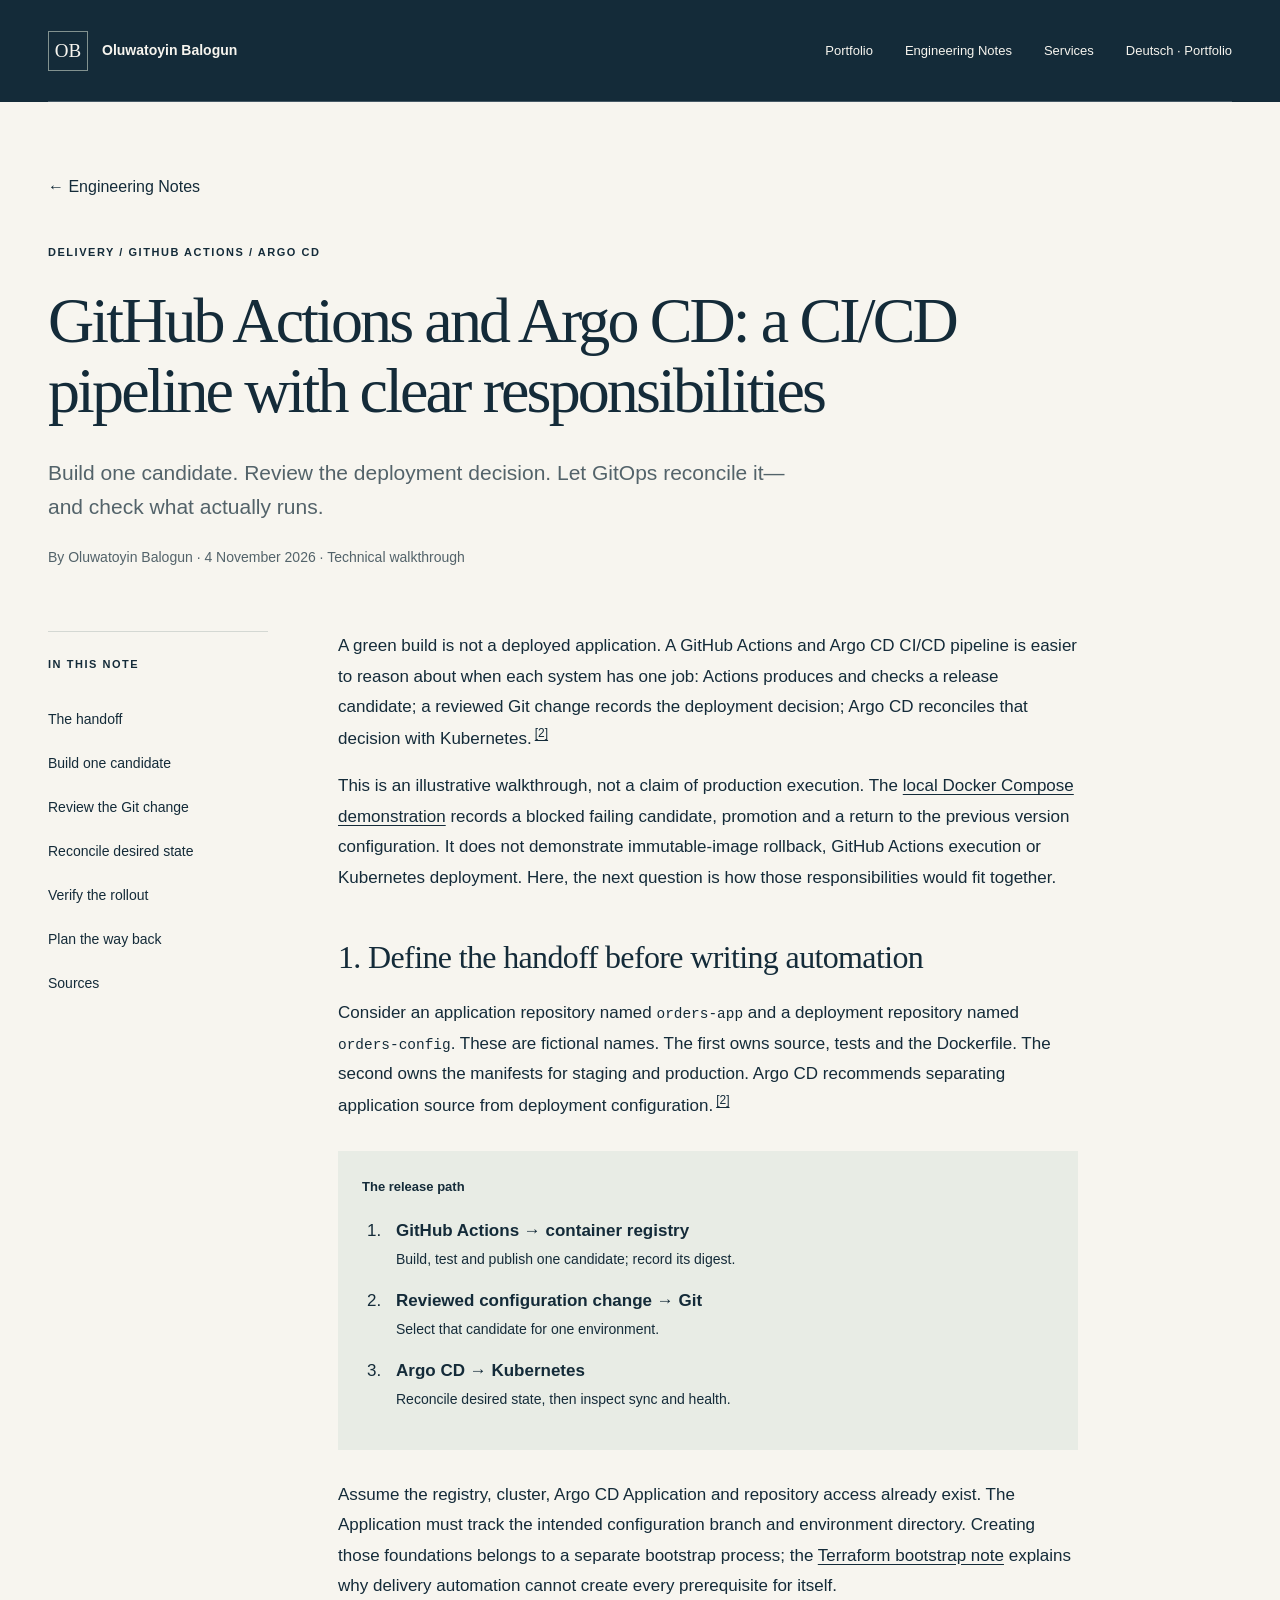
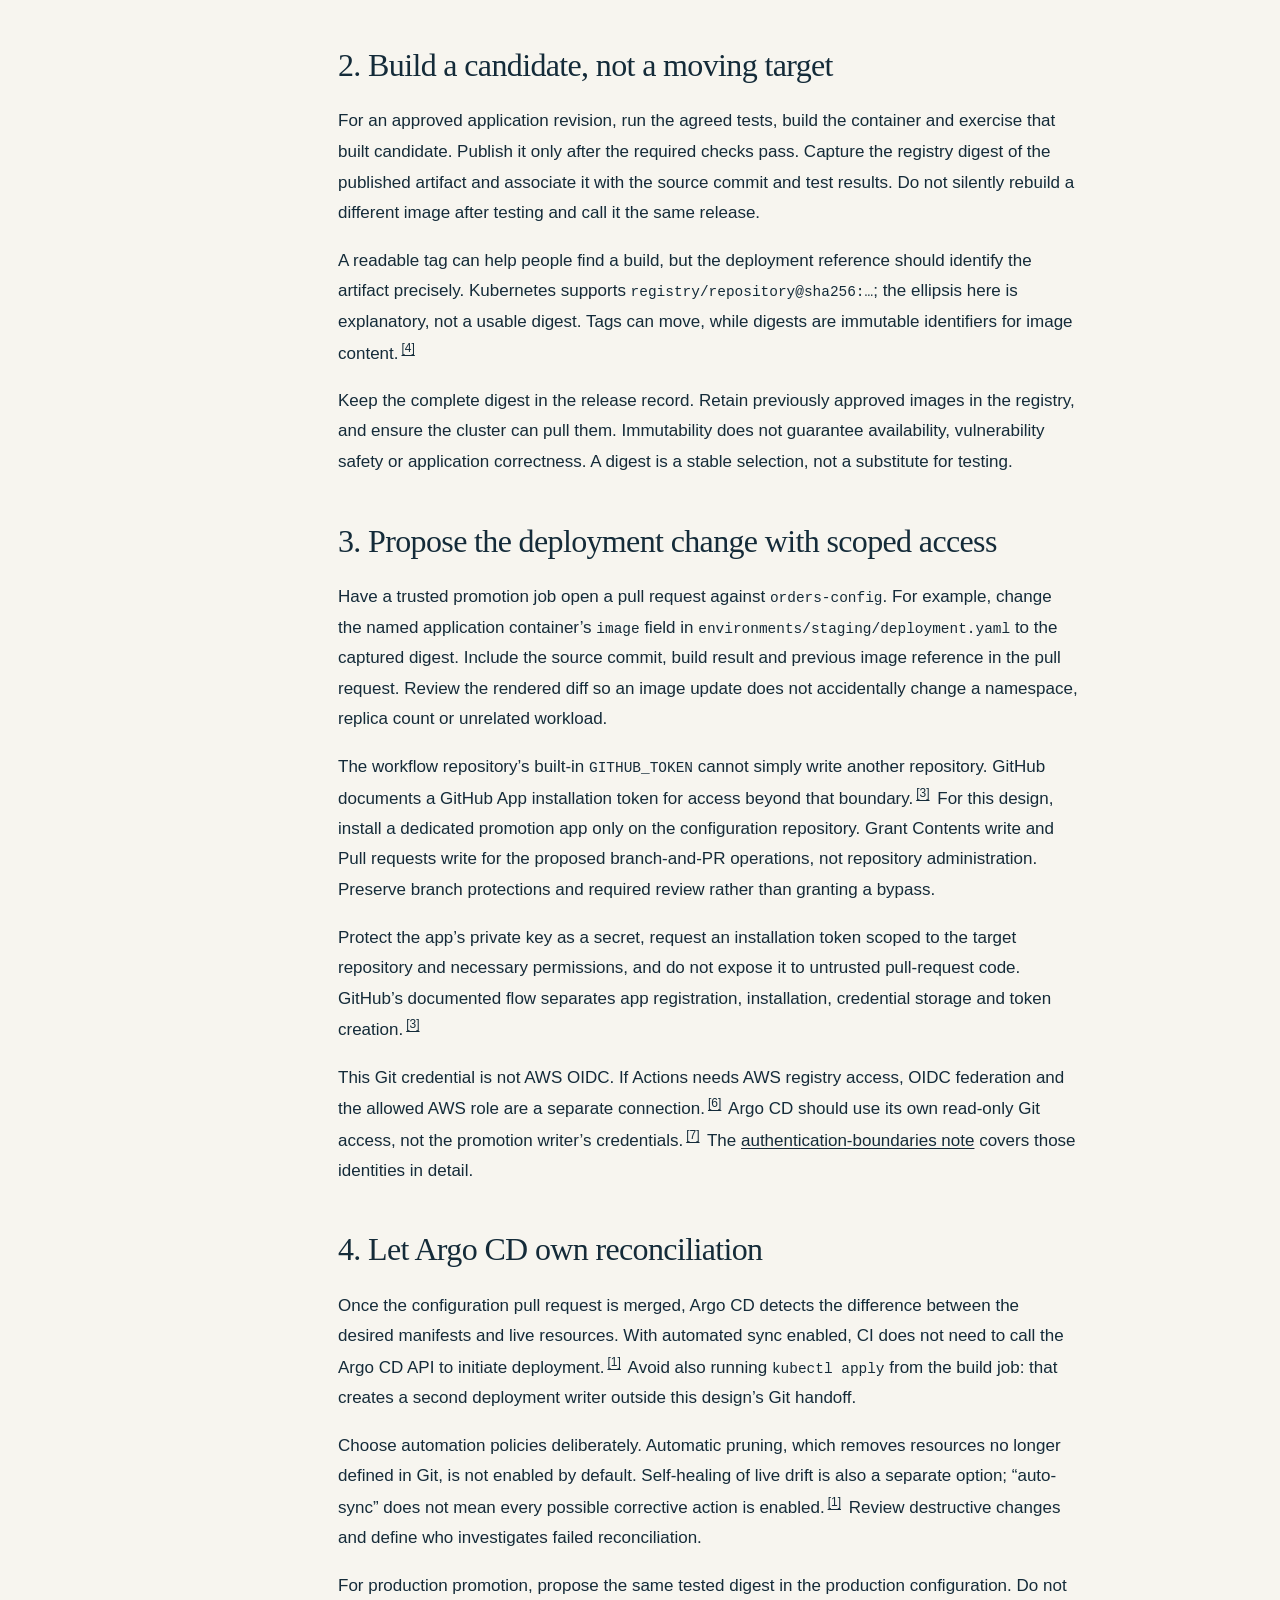
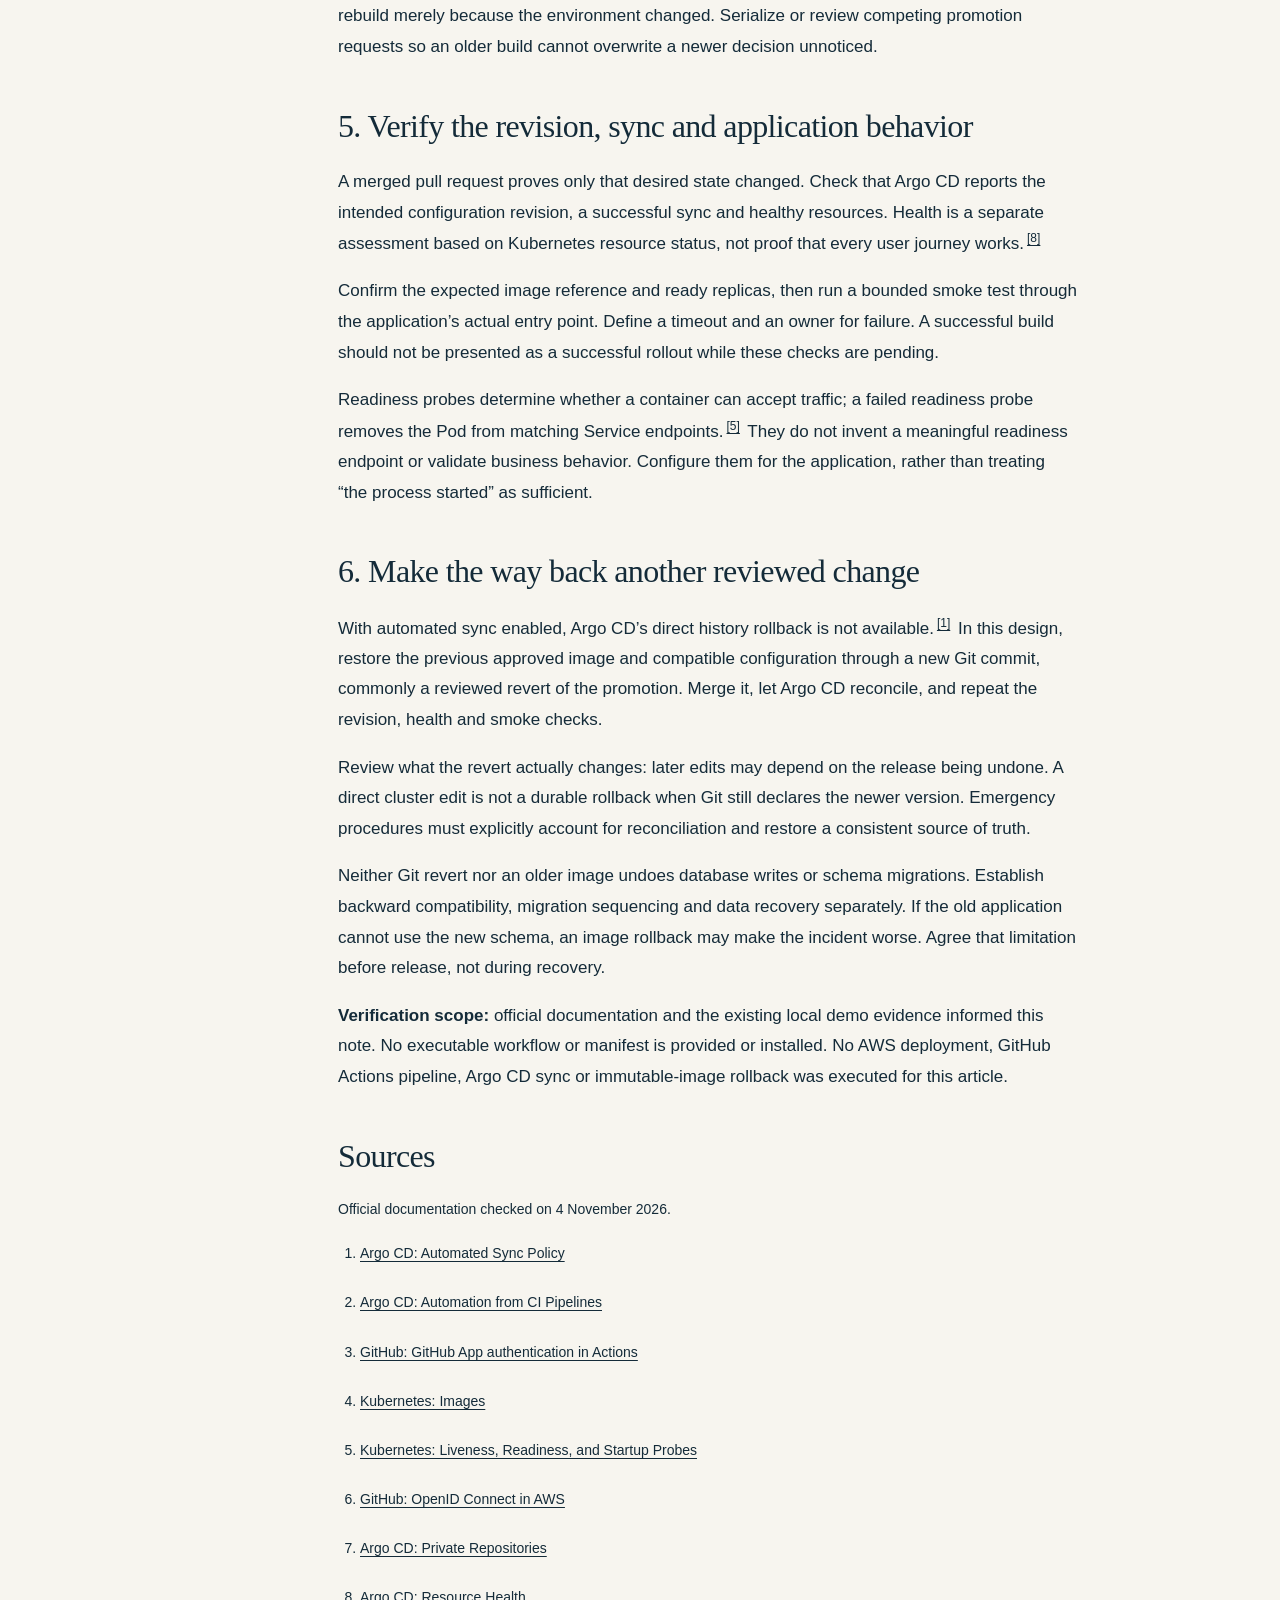
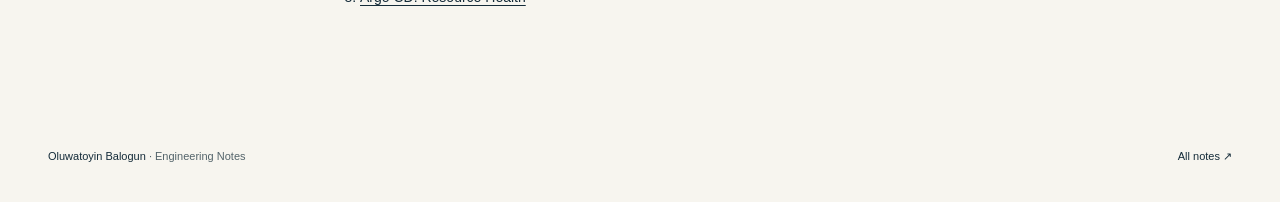
<file: blog/github-actions-argocd-pipeline/index.html>
<!doctype html>
<html lang="en"><head><meta charset="utf-8"><meta name="viewport" content="width=device-width, initial-scale=1">
<title>GitHub Actions &amp; Argo CD CI/CD Pipeline | Oluwatoyin Balogun</title><meta name="theme-color" content="#142b39"><link rel="icon" href="data:,">
<meta name="author" content="Oluwatoyin Balogun">

<link rel="stylesheet" href="/styles.css"><link rel="stylesheet" href="/blog/blog.css"><script src="/script.js" defer></script>


<meta name="description" content="A practical GitHub Actions and Argo CD CI/CD pipeline: tested image digests, reviewed Git updates, reconciliation, health checks and rollback limits.">
<link rel="canonical" href="https://tybies.github.io/blog/github-actions-argocd-pipeline/">
<meta property="og:type" content="article">
<meta property="og:title" content="GitHub Actions &amp; Argo CD CI/CD Pipeline | Oluwatoyin Balogun">
<meta property="og:description" content="A practical GitHub Actions and Argo CD CI/CD pipeline: tested image digests, reviewed Git updates, reconciliation, health checks and rollback limits.">
<meta property="og:url" content="https://tybies.github.io/blog/github-actions-argocd-pipeline/">
<meta property="og:site_name" content="Oluwatoyin Balogun">
<meta property="og:locale" content="en_GB">
<meta name="twitter:card" content="summary">
<meta name="twitter:title" content="GitHub Actions &amp; Argo CD CI/CD Pipeline | Oluwatoyin Balogun">
<meta name="twitter:description" content="A practical GitHub Actions and Argo CD CI/CD pipeline: tested image digests, reviewed Git updates, reconciliation, health checks and rollback limits.">
<meta property="article:published_time" content="2026-11-04T07:00:40Z">
<meta property="article:modified_time" content="2026-11-04T07:00:40Z">
<script type="application/ld+json">{"@context": "https://schema.org", "@type": "Article", "headline": "GitHub Actions and Argo CD: a CI/CD pipeline with clear responsibilities", "description": "A practical GitHub Actions and Argo CD CI/CD pipeline: tested image digests, reviewed Git updates, reconciliation, health checks and rollback limits.", "mainEntityOfPage": "https://tybies.github.io/blog/github-actions-argocd-pipeline/", "url": "https://tybies.github.io/blog/github-actions-argocd-pipeline/", "inLanguage": "en", "author": {"@type": "Person", "name": "Oluwatoyin Balogun", "url": "https://tybies.github.io/"}, "datePublished": "2026-11-04T07:00:40Z", "dateModified": "2026-11-04T07:00:40Z"}</script>
</head><body><a class="skip-link" href="#main">Skip to content</a>
<header class="site-header"><div class="wrap header-inner"><a class="brand" href="/"><span class="monogram" aria-hidden="true">OB</span><span>Oluwatoyin Balogun</span></a><button class="menu-toggle" aria-expanded="false" aria-controls="navigation" hidden>Menu <span aria-hidden="true">+</span></button><nav id="navigation" aria-label="Main navigation"><a href="/">Portfolio</a><a href="/blog/" aria-current="true">Engineering Notes</a><a href="/services/">Services</a><a href="/de/" lang="de">Deutsch · Portfolio</a></nav></div></header>
<main id="main"><article><header class="note-header wrap"><a class="back-link" href="/blog/">← Engineering Notes</a><p class="eyebrow">Delivery / GitHub Actions / Argo CD</p><h1>GitHub Actions and Argo CD: a CI/CD pipeline with clear responsibilities</h1><p class="note-deck">Build one candidate. Review the deployment decision. Let GitOps reconcile it—and check what actually runs.</p><p class="note-meta">By Oluwatoyin Balogun · <time datetime="2026-11-04T07:00:40Z">4 November 2026</time> · Technical walkthrough</p></header><div class="reading-layout wrap"><aside class="contents"><p class="eyebrow">In this note</p><nav aria-label="Article contents"><a href="#boundaries">The handoff</a><a href="#candidate">Build one candidate</a><a href="#config">Review the Git change</a><a href="#reconcile">Reconcile desired state</a><a href="#health">Verify the rollout</a><a href="#rollback">Plan the way back</a><a href="#sources">Sources</a></nav></aside><div class="prose"><p>A green build is not a deployed application. A GitHub Actions and Argo CD CI/CD pipeline is easier to reason about when each system has one job: Actions produces and checks a release candidate; a reviewed Git change records the deployment decision; Argo CD reconciles that decision with Kubernetes.<a class="citation" href="#source-2" aria-label="Source 2">[2]</a></p>
<p>This is an illustrative walkthrough, not a claim of production execution. The <a href="/services/#demo">local Docker Compose demonstration</a> records a blocked failing candidate, promotion and a return to the previous version configuration. It does not demonstrate immutable-image rollback, GitHub Actions execution or Kubernetes deployment. Here, the next question is how those responsibilities would fit together.</p>
<section id="boundaries"><h2>1. Define the handoff before writing automation</h2>
<p>Consider an application repository named <code>orders-app</code> and a deployment repository named <code>orders-config</code>. These are fictional names. The first owns source, tests and the Dockerfile. The second owns the manifests for staging and production. Argo CD recommends separating application source from deployment configuration.<a class="citation" href="#source-2" aria-label="Source 2">[2]</a></p>
<figure class="sequence"><figcaption>The release path</figcaption><ol><li><strong>GitHub Actions → container registry</strong><span>Build, test and publish one candidate; record its digest.</span></li><li><strong>Reviewed configuration change → Git</strong><span>Select that candidate for one environment.</span></li><li><strong>Argo CD → Kubernetes</strong><span>Reconcile desired state, then inspect sync and health.</span></li></ol></figure>
<p>Assume the registry, cluster, Argo CD Application and repository access already exist. The Application must track the intended configuration branch and environment directory. Creating those foundations belongs to a separate bootstrap process; the <a href="/blog/terraform-bootstrap/">Terraform bootstrap note</a> explains why delivery automation cannot create every prerequisite for itself.</p></section>
<section id="candidate"><h2>2. Build a candidate, not a moving target</h2>
<p>For an approved application revision, run the agreed tests, build the container and exercise that built candidate. Publish it only after the required checks pass. Capture the registry digest of the published artifact and associate it with the source commit and test results. Do not silently rebuild a different image after testing and call it the same release.</p>
<p>A readable tag can help people find a build, but the deployment reference should identify the artifact precisely. Kubernetes supports <code>registry/repository@sha256:…</code>; the ellipsis here is explanatory, not a usable digest. Tags can move, while digests are immutable identifiers for image content.<a class="citation" href="#source-4" aria-label="Source 4">[4]</a></p>
<p>Keep the complete digest in the release record. Retain previously approved images in the registry, and ensure the cluster can pull them. Immutability does not guarantee availability, vulnerability safety or application correctness. A digest is a stable selection, not a substitute for testing.</p></section>
<section id="config"><h2>3. Propose the deployment change with scoped access</h2>
<p>Have a trusted promotion job open a pull request against <code>orders-config</code>. For example, change the named application container’s <code>image</code> field in <code>environments/staging/deployment.yaml</code> to the captured digest. Include the source commit, build result and previous image reference in the pull request. Review the rendered diff so an image update does not accidentally change a namespace, replica count or unrelated workload.</p>
<p>The workflow repository’s built-in <code>GITHUB_TOKEN</code> cannot simply write another repository. GitHub documents a GitHub App installation token for access beyond that boundary.<a class="citation" href="#source-3" aria-label="Source 3">[3]</a> For this design, install a dedicated promotion app only on the configuration repository. Grant Contents write and Pull requests write for the proposed branch-and-PR operations, not repository administration. Preserve branch protections and required review rather than granting a bypass.</p>
<p>Protect the app’s private key as a secret, request an installation token scoped to the target repository and necessary permissions, and do not expose it to untrusted pull-request code. GitHub’s documented flow separates app registration, installation, credential storage and token creation.<a class="citation" href="#source-3" aria-label="Source 3">[3]</a></p>
<p>This Git credential is not AWS OIDC. If Actions needs AWS registry access, OIDC federation and the allowed AWS role are a separate connection.<a class="citation" href="#source-6" aria-label="Source 6">[6]</a> Argo CD should use its own read-only Git access, not the promotion writer’s credentials.<a class="citation" href="#source-7" aria-label="Source 7">[7]</a> The <a href="/blog/oidc-github-argocd-aws/">authentication-boundaries note</a> covers those identities in detail.</p></section>
<section id="reconcile"><h2>4. Let Argo CD own reconciliation</h2>
<p>Once the configuration pull request is merged, Argo CD detects the difference between the desired manifests and live resources. With automated sync enabled, CI does not need to call the Argo CD API to initiate deployment.<a class="citation" href="#source-1" aria-label="Source 1">[1]</a> Avoid also running <code>kubectl apply</code> from the build job: that creates a second deployment writer outside this design’s Git handoff.</p>
<p>Choose automation policies deliberately. Automatic pruning, which removes resources no longer defined in Git, is not enabled by default. Self-healing of live drift is also a separate option; “auto-sync” does not mean every possible corrective action is enabled.<a class="citation" href="#source-1" aria-label="Source 1">[1]</a> Review destructive changes and define who investigates failed reconciliation.</p>
<p>For production promotion, propose the same tested digest in the production configuration. Do not rebuild merely because the environment changed. Serialize or review competing promotion requests so an older build cannot overwrite a newer decision unnoticed.</p></section>
<section id="health"><h2>5. Verify the revision, sync and application behavior</h2>
<p>A merged pull request proves only that desired state changed. Check that Argo CD reports the intended configuration revision, a successful sync and healthy resources. Health is a separate assessment based on Kubernetes resource status, not proof that every user journey works.<a class="citation" href="#source-8" aria-label="Source 8">[8]</a></p>
<p>Confirm the expected image reference and ready replicas, then run a bounded smoke test through the application’s actual entry point. Define a timeout and an owner for failure. A successful build should not be presented as a successful rollout while these checks are pending.</p>
<p>Readiness probes determine whether a container can accept traffic; a failed readiness probe removes the Pod from matching Service endpoints.<a class="citation" href="#source-5" aria-label="Source 5">[5]</a> They do not invent a meaningful readiness endpoint or validate business behavior. Configure them for the application, rather than treating “the process started” as sufficient.</p></section>
<section id="rollback"><h2>6. Make the way back another reviewed change</h2>
<p>With automated sync enabled, Argo CD’s direct history rollback is not available.<a class="citation" href="#source-1" aria-label="Source 1">[1]</a> In this design, restore the previous approved image and compatible configuration through a new Git commit, commonly a reviewed revert of the promotion. Merge it, let Argo CD reconcile, and repeat the revision, health and smoke checks.</p>
<p>Review what the revert actually changes: later edits may depend on the release being undone. A direct cluster edit is not a durable rollback when Git still declares the newer version. Emergency procedures must explicitly account for reconciliation and restore a consistent source of truth.</p>
<p>Neither Git revert nor an older image undoes database writes or schema migrations. Establish backward compatibility, migration sequencing and data recovery separately. If the old application cannot use the new schema, an image rollback may make the incident worse. Agree that limitation before release, not during recovery.</p>
<p><strong>Verification scope:</strong> official documentation and the existing local demo evidence informed this note. No executable workflow or manifest is provided or installed. No AWS deployment, GitHub Actions pipeline, Argo CD sync or immutable-image rollback was executed for this article.</p></section>
<section id="sources" class="sources"><h2>Sources</h2><p>Official documentation checked on <time datetime="2026-11-04">4 November 2026</time>.</p><ol><li id="source-1"><a href="https://argo-cd.readthedocs.io/en/stable/user-guide/auto_sync">Argo CD: Automated Sync Policy</a></li><li id="source-2"><a href="https://argo-cd.readthedocs.io/en/stable/user-guide/ci_automation">Argo CD: Automation from CI Pipelines</a></li><li id="source-3"><a href="https://docs.github.com/en/apps/creating-github-apps/authenticating-with-a-github-app/making-authenticated-api-requests-with-a-github-app-in-a-github-actions-workflow">GitHub: GitHub App authentication in Actions</a></li><li id="source-4"><a href="https://kubernetes.io/docs/concepts/containers/images">Kubernetes: Images</a></li><li id="source-5"><a href="https://kubernetes.io/docs/concepts/configuration/liveness-readiness-startup-probes">Kubernetes: Liveness, Readiness, and Startup Probes</a></li><li id="source-6"><a href="https://docs.github.com/en/actions/how-tos/secure-your-work/security-harden-deployments/oidc-in-aws">GitHub: OpenID Connect in AWS</a></li><li id="source-7"><a href="https://argo-cd.readthedocs.io/en/stable/user-guide/private-repositories">Argo CD: Private Repositories</a></li><li id="source-8"><a href="https://argo-cd.readthedocs.io/en/stable/operator-manual/health">Argo CD: Resource Health</a></li></ol></section></div></div></article></main><footer class="wrap footer"><p>Oluwatoyin Balogun <span>· Engineering Notes</span></p><a href="/blog/">All notes ↗</a></footer></body></html>
</file>
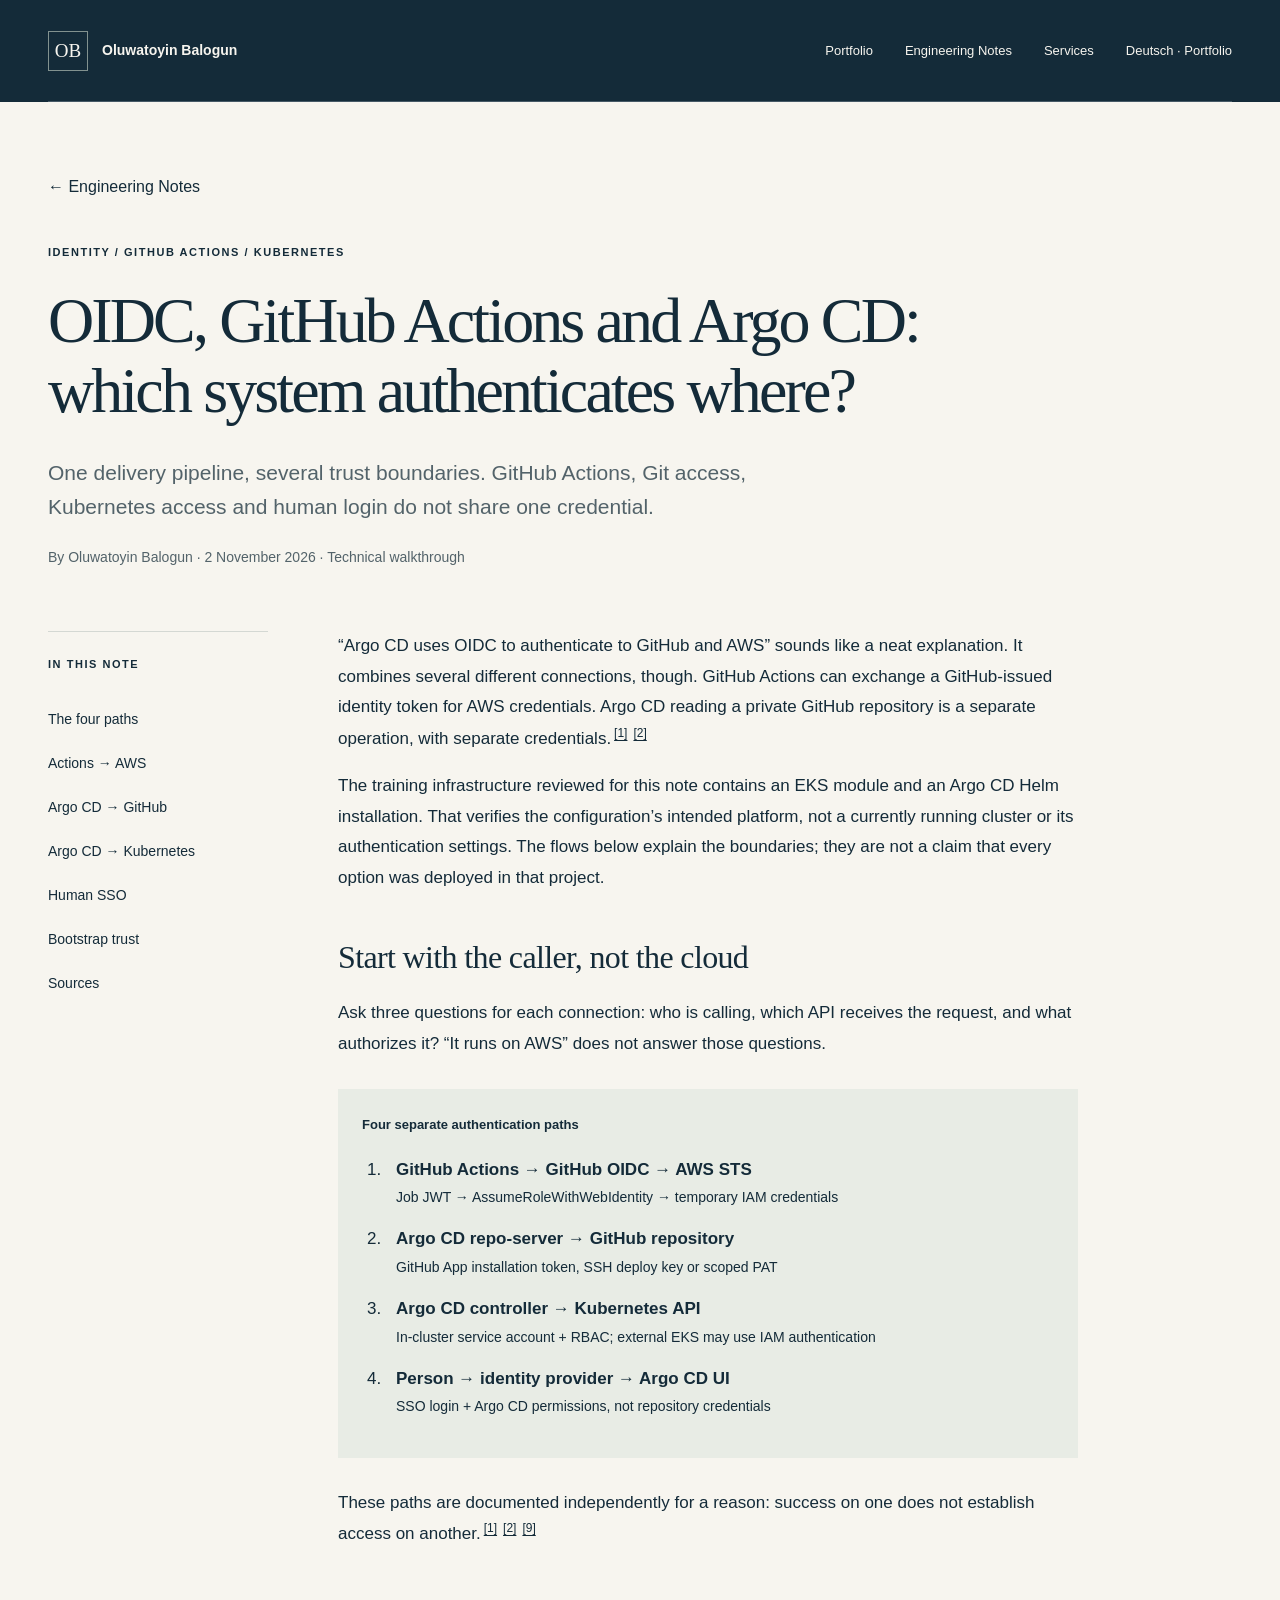
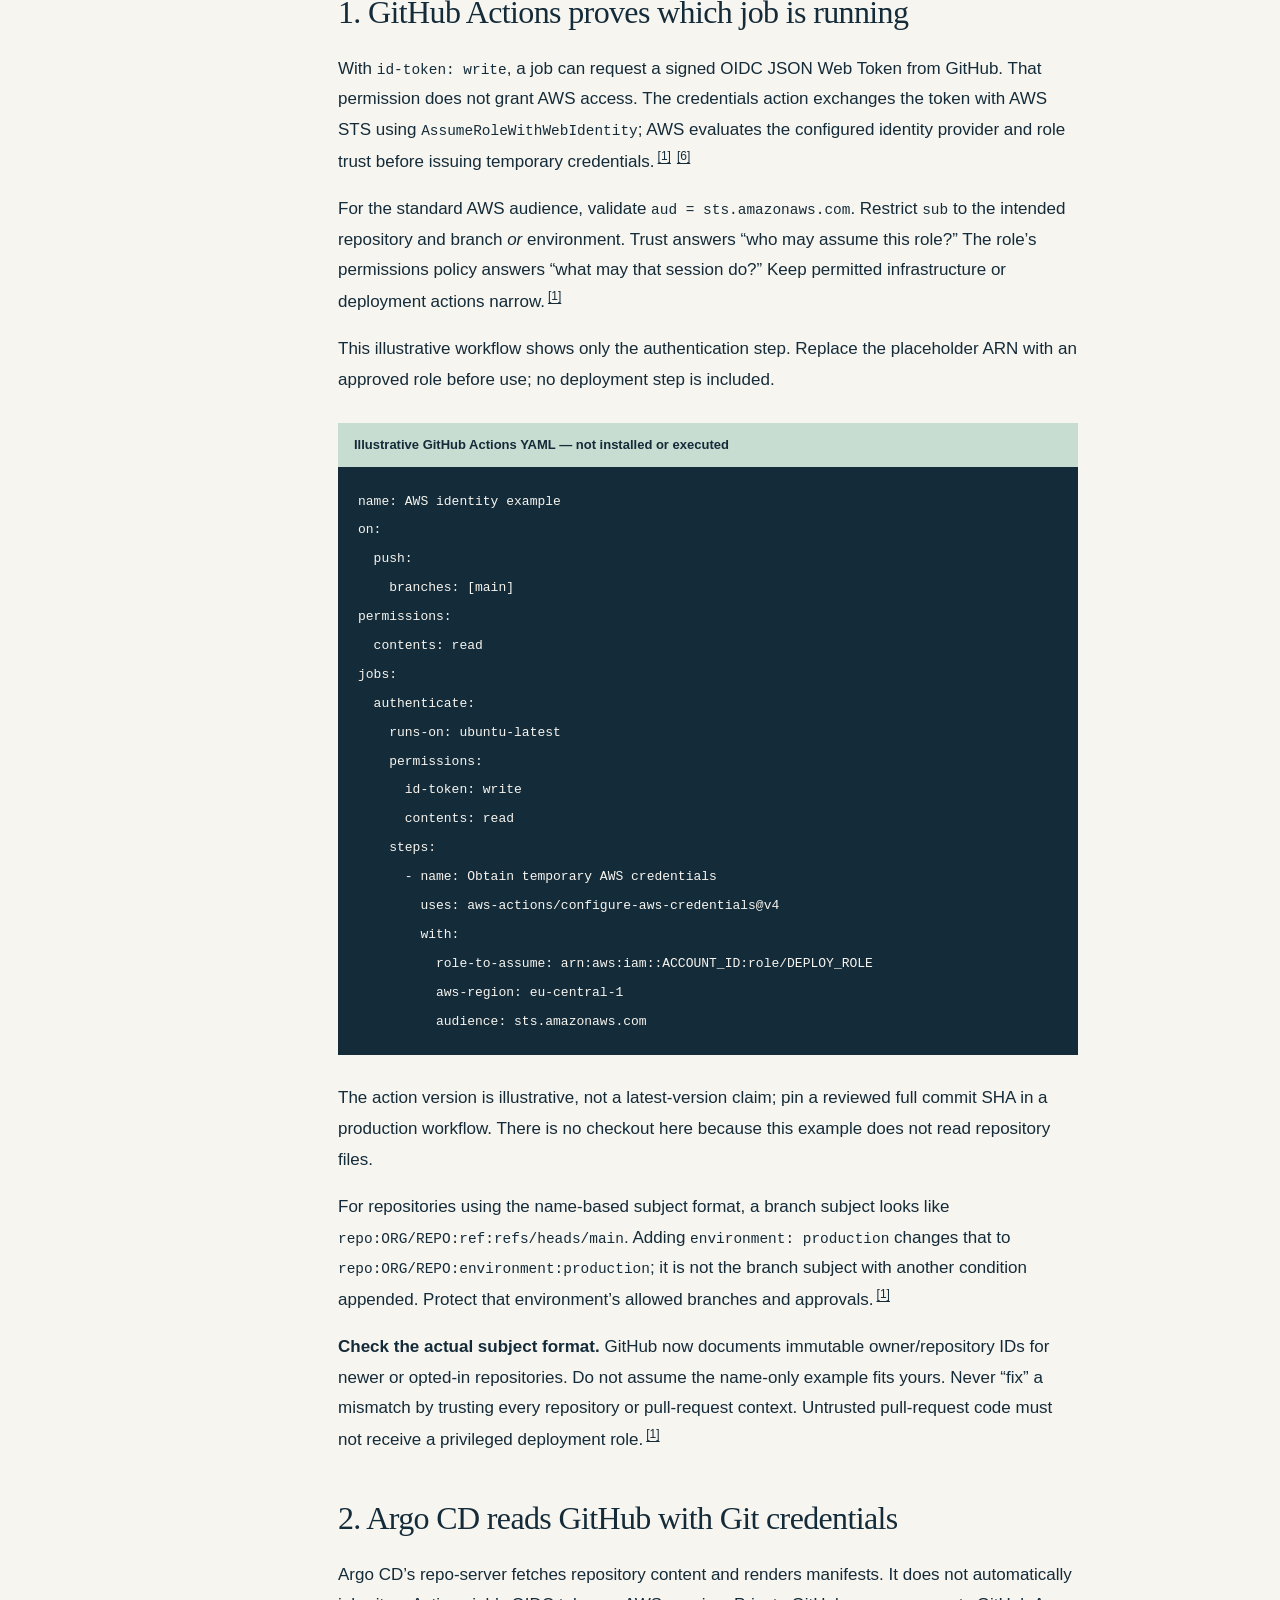
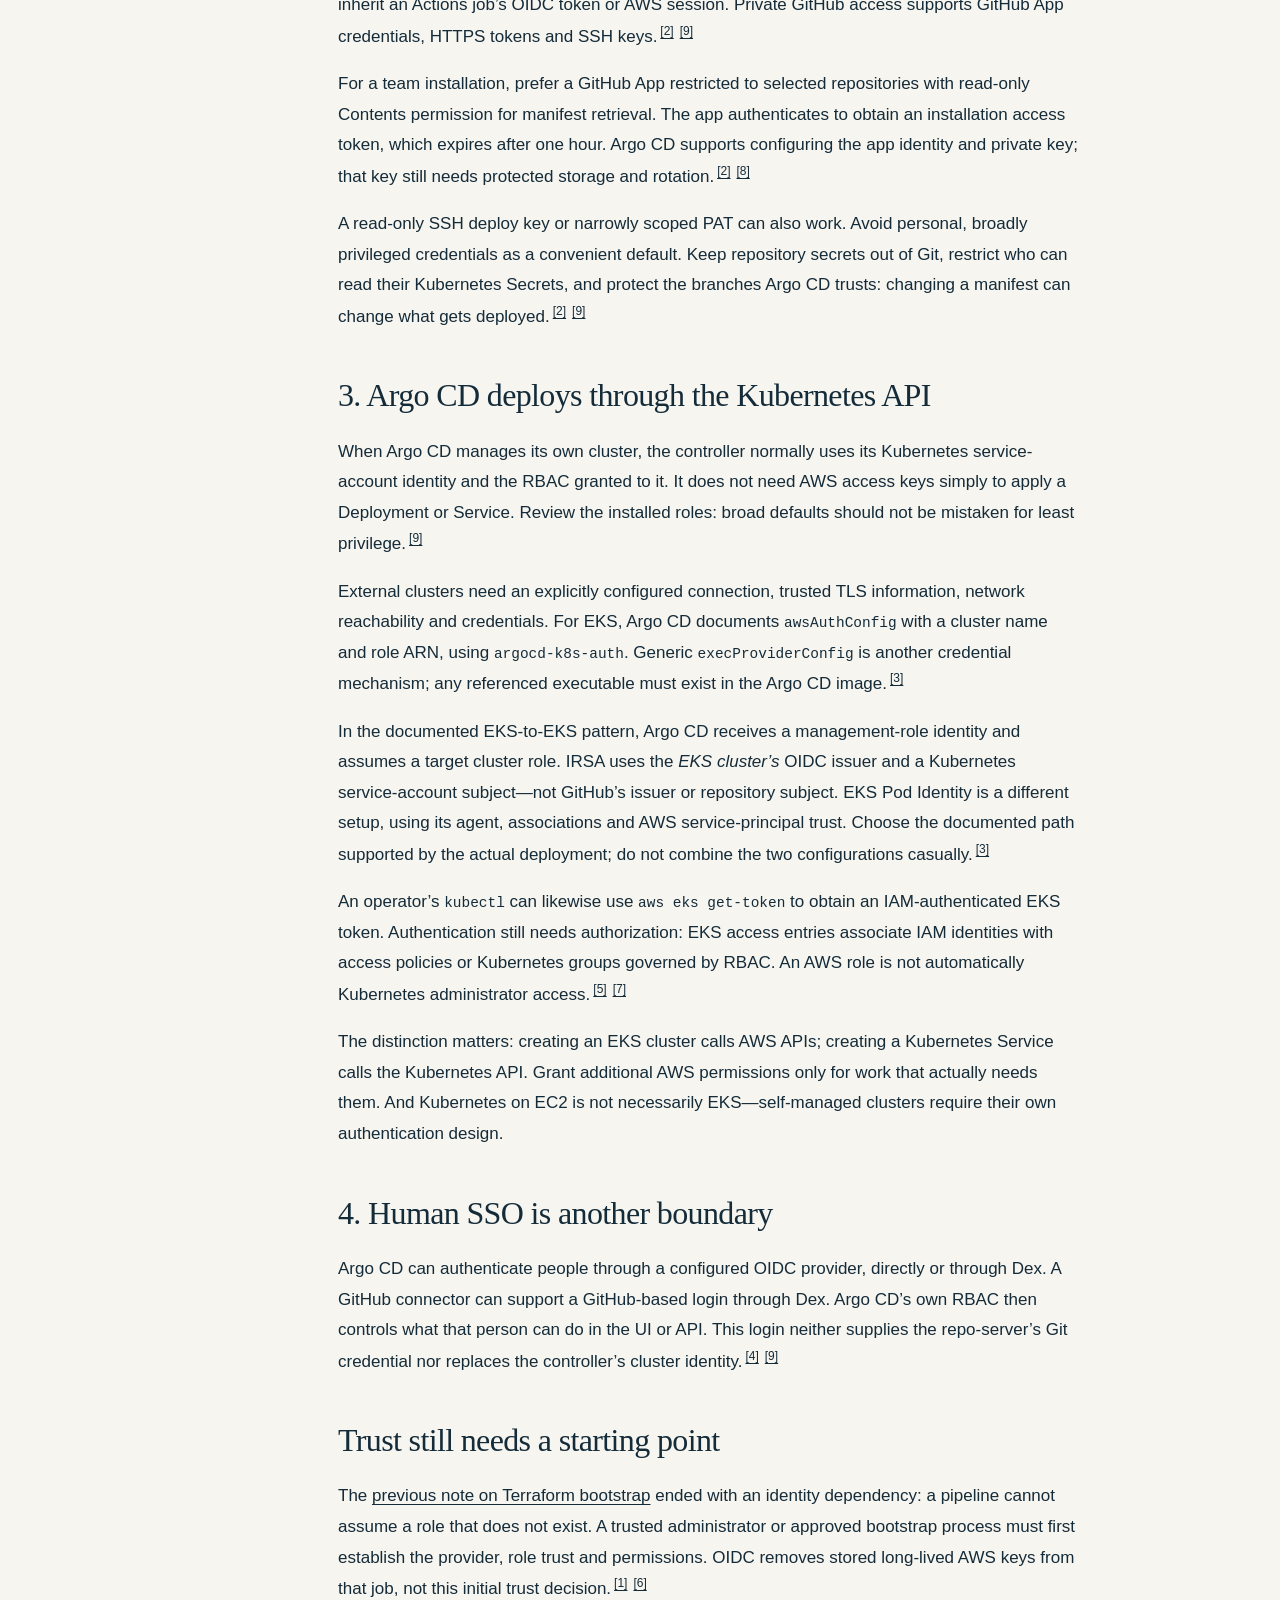
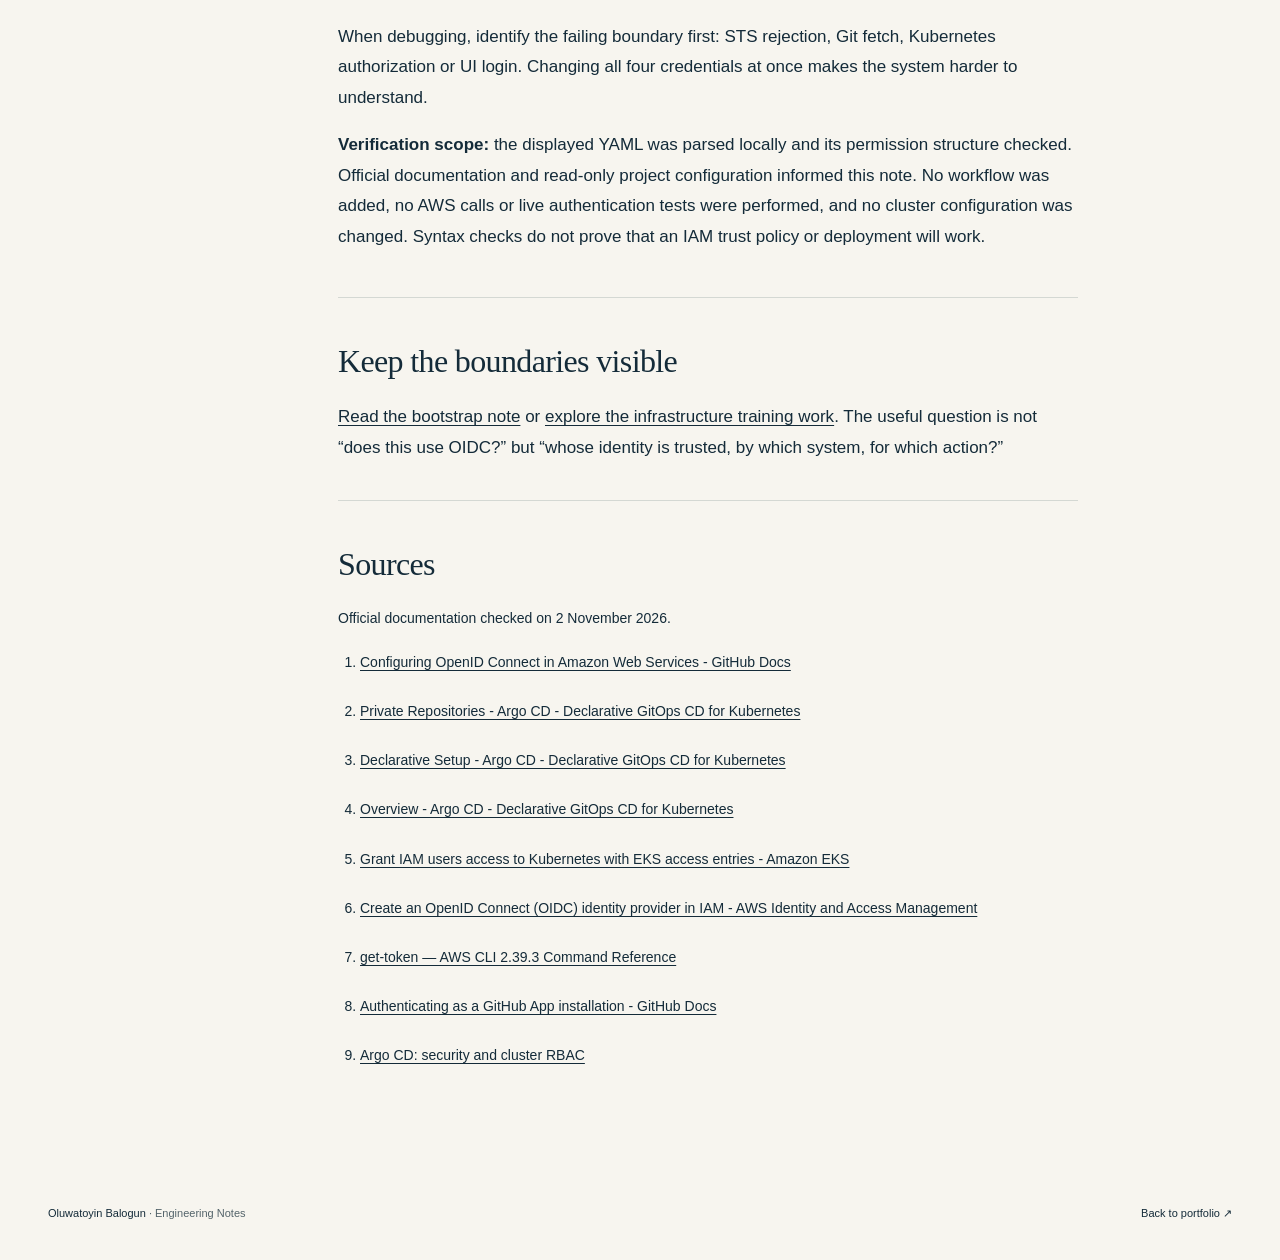
<file: blog/oidc-github-argocd-aws/index.html>
<!doctype html>
<html lang="en"><head><meta charset="utf-8"><meta name="viewport" content="width=device-width, initial-scale=1">
<title>OIDC, GitHub Actions &amp; Argo CD Authentication | Oluwatoyin Balogun</title><meta name="theme-color" content="#142b39"><link rel="icon" href="data:,">
<meta name="author" content="Oluwatoyin Balogun">

<link rel="stylesheet" href="/styles.css"><link rel="stylesheet" href="/blog/blog.css"><script src="/script.js" defer></script>

<meta name="description" content="One delivery pipeline, several trust boundaries. GitHub Actions, Git access, Kubernetes access and human login do not share one credential.">
<link rel="canonical" href="https://tybies.github.io/blog/oidc-github-argocd-aws/">
<meta property="og:type" content="article">
<meta property="og:title" content="OIDC, GitHub Actions &amp; Argo CD Authentication | Oluwatoyin Balogun">
<meta property="og:description" content="One delivery pipeline, several trust boundaries. GitHub Actions, Git access, Kubernetes access and human login do not share one credential.">
<meta property="og:url" content="https://tybies.github.io/blog/oidc-github-argocd-aws/">
<meta property="og:site_name" content="Oluwatoyin Balogun">
<meta property="og:locale" content="en_GB">
<meta name="twitter:card" content="summary">
<meta name="twitter:title" content="OIDC, GitHub Actions &amp; Argo CD Authentication | Oluwatoyin Balogun">
<meta name="twitter:description" content="One delivery pipeline, several trust boundaries. GitHub Actions, Git access, Kubernetes access and human login do not share one credential.">
<meta property="article:published_time" content="2026-11-02T20:02:21Z">
<meta property="article:modified_time" content="2026-11-02T20:02:21Z">
<script type="application/ld+json">{"@context": "https://schema.org", "@type": "Article", "headline": "OIDC, GitHub Actions and Argo CD: which system authenticates where?", "description": "One delivery pipeline, several trust boundaries. GitHub Actions, Git access, Kubernetes access and human login do not share one credential.", "mainEntityOfPage": "https://tybies.github.io/blog/oidc-github-argocd-aws/", "url": "https://tybies.github.io/blog/oidc-github-argocd-aws/", "inLanguage": "en", "author": {"@type": "Person", "name": "Oluwatoyin Balogun", "url": "https://tybies.github.io/"}, "datePublished": "2026-11-02T20:02:21Z", "dateModified": "2026-11-02T20:02:21Z"}</script>
</head><body><a class="skip-link" href="#main">Skip to content</a>
<header class="site-header"><div class="wrap header-inner"><a class="brand" href="/"><span class="monogram" aria-hidden="true">OB</span><span>Oluwatoyin Balogun</span></a><button class="menu-toggle" aria-expanded="false" aria-controls="navigation" hidden>Menu <span aria-hidden="true">+</span></button><nav id="navigation" aria-label="Main navigation"><a href="/">Portfolio</a><a href="/blog/" aria-current="true">Engineering Notes</a><a href="/services/">Services</a><a href="/de/" lang="de">Deutsch · Portfolio</a></nav></div></header>
<main id="main"><article><header class="note-header wrap"><a class="back-link" href="/blog/">← Engineering Notes</a><p class="eyebrow">Identity / GitHub Actions / Kubernetes</p><h1>OIDC, GitHub Actions and Argo CD: which system authenticates where?</h1><p class="note-deck">One delivery pipeline, several trust boundaries. GitHub Actions, Git access, Kubernetes access and human login do not share one credential.</p><p class="note-meta">By Oluwatoyin Balogun · <time datetime="2026-11-02">2 November 2026</time> · Technical walkthrough</p></header><div class="reading-layout wrap"><aside class="contents"><p class="eyebrow">In this note</p><nav aria-label="Article contents"><a href="#map">The four paths</a><a href="#actions">Actions → AWS</a><a href="#repository">Argo CD → GitHub</a><a href="#cluster">Argo CD → Kubernetes</a><a href="#sso">Human SSO</a><a href="#bootstrap">Bootstrap trust</a><a href="#sources">Sources</a></nav></aside><div class="prose"><p>“Argo CD uses OIDC to authenticate to GitHub and AWS” sounds like a neat explanation. It combines several different connections, though. GitHub Actions can exchange a GitHub-issued identity token for AWS credentials. Argo CD reading a private GitHub repository is a separate operation, with separate credentials.<a class="citation" href="#source-1" aria-label="Source 1">[1]</a><a class="citation" href="#source-2" aria-label="Source 2">[2]</a></p>
<p>The training infrastructure reviewed for this note contains an EKS module and an Argo CD Helm installation. That verifies the configuration’s intended platform, not a currently running cluster or its authentication settings. The flows below explain the boundaries; they are not a claim that every option was deployed in that project.</p>
<section id="map"><h2>Start with the caller, not the cloud</h2>
<p>Ask three questions for each connection: who is calling, which API receives the request, and what authorizes it? “It runs on AWS” does not answer those questions.</p>
<figure class="sequence"><figcaption>Four separate authentication paths</figcaption><ol>
<li><strong>GitHub Actions → GitHub OIDC → AWS STS</strong><span>Job JWT → AssumeRoleWithWebIdentity → temporary IAM credentials</span></li>
<li><strong>Argo CD repo-server → GitHub repository</strong><span>GitHub App installation token, SSH deploy key or scoped PAT</span></li>
<li><strong>Argo CD controller → Kubernetes API</strong><span>In-cluster service account + RBAC; external EKS may use IAM authentication</span></li>
<li><strong>Person → identity provider → Argo CD UI</strong><span>SSO login + Argo CD permissions, not repository credentials</span></li>
</ol></figure><p>These paths are documented independently for a reason: success on one does not establish access on another.<a class="citation" href="#source-1" aria-label="Source 1">[1]</a><a class="citation" href="#source-2" aria-label="Source 2">[2]</a><a class="citation" href="#source-9" aria-label="Source 9">[9]</a></p></section>
<section id="actions"><h2>1. GitHub Actions proves which job is running</h2>
<p>With <code>id-token: write</code>, a job can request a signed OIDC JSON Web Token from GitHub. That permission does not grant AWS access. The credentials action exchanges the token with AWS STS using <code>AssumeRoleWithWebIdentity</code>; AWS evaluates the configured identity provider and role trust before issuing temporary credentials.<a class="citation" href="#source-1" aria-label="Source 1">[1]</a><a class="citation" href="#source-6" aria-label="Source 6">[6]</a></p>
<p>For the standard AWS audience, validate <code>aud = sts.amazonaws.com</code>. Restrict <code>sub</code> to the intended repository and branch <em>or</em> environment. Trust answers “who may assume this role?” The role’s permissions policy answers “what may that session do?” Keep permitted infrastructure or deployment actions narrow.<a class="citation" href="#source-1" aria-label="Source 1">[1]</a></p>
<p>This illustrative workflow shows only the authentication step. Replace the placeholder ARN with an approved role before use; no deployment step is included.</p>
<figure class="code-example"><figcaption>Illustrative GitHub Actions YAML — not installed or executed</figcaption><pre tabindex="0" aria-label="GitHub Actions example; scroll horizontally if needed"><code>name: AWS identity example
on:
  push:
    branches: [main]
permissions:
  contents: read
jobs:
  authenticate:
    runs-on: ubuntu-latest
    permissions:
      id-token: write
      contents: read
    steps:
      - name: Obtain temporary AWS credentials
        uses: aws-actions/configure-aws-credentials@v4
        with:
          role-to-assume: arn:aws:iam::ACCOUNT_ID:role/DEPLOY_ROLE
          aws-region: eu-central-1
          audience: sts.amazonaws.com</code></pre></figure>
<p>The action version is illustrative, not a latest-version claim; pin a reviewed full commit SHA in a production workflow. There is no checkout here because this example does not read repository files.</p>
<p>For repositories using the name-based subject format, a branch subject looks like <code>repo:ORG/REPO:ref:refs/heads/main</code>. Adding <code>environment: production</code> changes that to <code>repo:ORG/REPO:environment:production</code>; it is not the branch subject with another condition appended. Protect that environment’s allowed branches and approvals.<a class="citation" href="#source-1" aria-label="Source 1">[1]</a></p>
<p><strong>Check the actual subject format.</strong> GitHub now documents immutable owner/repository IDs for newer or opted-in repositories. Do not assume the name-only example fits yours. Never “fix” a mismatch by trusting every repository or pull-request context. Untrusted pull-request code must not receive a privileged deployment role.<a class="citation" href="#source-1" aria-label="Source 1">[1]</a></p>
</section>
<section id="repository"><h2>2. Argo CD reads GitHub with Git credentials</h2>
<p>Argo CD’s repo-server fetches repository content and renders manifests. It does not automatically inherit an Actions job’s OIDC token or AWS session. Private GitHub access supports GitHub App credentials, HTTPS tokens and SSH keys.<a class="citation" href="#source-2" aria-label="Source 2">[2]</a><a class="citation" href="#source-9" aria-label="Source 9">[9]</a></p>
<p>For a team installation, prefer a GitHub App restricted to selected repositories with read-only Contents permission for manifest retrieval. The app authenticates to obtain an installation access token, which expires after one hour. Argo CD supports configuring the app identity and private key; that key still needs protected storage and rotation.<a class="citation" href="#source-2" aria-label="Source 2">[2]</a><a class="citation" href="#source-8" aria-label="Source 8">[8]</a></p>
<p>A read-only SSH deploy key or narrowly scoped PAT can also work. Avoid personal, broadly privileged credentials as a convenient default. Keep repository secrets out of Git, restrict who can read their Kubernetes Secrets, and protect the branches Argo CD trusts: changing a manifest can change what gets deployed.<a class="citation" href="#source-2" aria-label="Source 2">[2]</a><a class="citation" href="#source-9" aria-label="Source 9">[9]</a></p></section>
<section id="cluster"><h2>3. Argo CD deploys through the Kubernetes API</h2>
<p>When Argo CD manages its own cluster, the controller normally uses its Kubernetes service-account identity and the RBAC granted to it. It does not need AWS access keys simply to apply a Deployment or Service. Review the installed roles: broad defaults should not be mistaken for least privilege.<a class="citation" href="#source-9" aria-label="Source 9">[9]</a></p>
<p>External clusters need an explicitly configured connection, trusted TLS information, network reachability and credentials. For EKS, Argo CD documents <code>awsAuthConfig</code> with a cluster name and role ARN, using <code>argocd-k8s-auth</code>. Generic <code>execProviderConfig</code> is another credential mechanism; any referenced executable must exist in the Argo CD image.<a class="citation" href="#source-3" aria-label="Source 3">[3]</a></p>
<p>In the documented EKS-to-EKS pattern, Argo CD receives a management-role identity and assumes a target cluster role. IRSA uses the <em>EKS cluster’s</em> OIDC issuer and a Kubernetes service-account subject—not GitHub’s issuer or repository subject. EKS Pod Identity is a different setup, using its agent, associations and AWS service-principal trust. Choose the documented path supported by the actual deployment; do not combine the two configurations casually.<a class="citation" href="#source-3" aria-label="Source 3">[3]</a></p>
<p>An operator’s <code>kubectl</code> can likewise use <code>aws eks get-token</code> to obtain an IAM-authenticated EKS token. Authentication still needs authorization: EKS access entries associate IAM identities with access policies or Kubernetes groups governed by RBAC. An AWS role is not automatically Kubernetes administrator access.<a class="citation" href="#source-5" aria-label="Source 5">[5]</a><a class="citation" href="#source-7" aria-label="Source 7">[7]</a></p>
<p>The distinction matters: creating an EKS cluster calls AWS APIs; creating a Kubernetes Service calls the Kubernetes API. Grant additional AWS permissions only for work that actually needs them. And Kubernetes on EC2 is not necessarily EKS—self-managed clusters require their own authentication design.</p></section>
<section id="sso"><h2>4. Human SSO is another boundary</h2>
<p>Argo CD can authenticate people through a configured OIDC provider, directly or through Dex. A GitHub connector can support a GitHub-based login through Dex. Argo CD’s own RBAC then controls what that person can do in the UI or API. This login neither supplies the repo-server’s Git credential nor replaces the controller’s cluster identity.<a class="citation" href="#source-4" aria-label="Source 4">[4]</a><a class="citation" href="#source-9" aria-label="Source 9">[9]</a></p></section>
<section id="bootstrap"><h2>Trust still needs a starting point</h2>
<p>The <a href="/blog/terraform-bootstrap/">previous note on Terraform bootstrap</a> ended with an identity dependency: a pipeline cannot assume a role that does not exist. A trusted administrator or approved bootstrap process must first establish the provider, role trust and permissions. OIDC removes stored long-lived AWS keys from that job, not this initial trust decision.<a class="citation" href="#source-1" aria-label="Source 1">[1]</a><a class="citation" href="#source-6" aria-label="Source 6">[6]</a></p>
<p>When debugging, identify the failing boundary first: STS rejection, Git fetch, Kubernetes authorization or UI login. Changing all four credentials at once makes the system harder to understand.</p>
<p><strong>Verification scope:</strong> the displayed YAML was parsed locally and its permission structure checked. Official documentation and read-only project configuration informed this note. No workflow was added, no AWS calls or live authentication tests were performed, and no cluster configuration was changed. Syntax checks do not prove that an IAM trust policy or deployment will work.</p></section>
<aside class="next-note"><h2>Keep the boundaries visible</h2><p><a href="/blog/terraform-bootstrap/">Read the bootstrap note</a> or <a href="/#work">explore the infrastructure training work</a>. The useful question is not “does this use OIDC?” but “whose identity is trusted, by which system, for which action?”</p></aside><section id="sources" class="sources"><h2>Sources</h2><p>Official documentation checked on <time datetime="2026-11-02">2 November 2026</time>.</p><ol><li id="source-1"><a href="https://docs.github.com/en/actions/how-tos/secure-your-work/security-harden-deployments/oidc-in-aws">Configuring OpenID Connect in Amazon Web Services - GitHub Docs</a></li><li id="source-2"><a href="https://argo-cd.readthedocs.io/en/stable/user-guide/private-repositories">Private Repositories - Argo CD - Declarative GitOps CD for Kubernetes</a></li><li id="source-3"><a href="https://argo-cd.readthedocs.io/en/stable/operator-manual/declarative-setup">Declarative Setup - Argo CD - Declarative GitOps CD for Kubernetes</a></li><li id="source-4"><a href="https://argo-cd.readthedocs.io/en/stable/operator-manual/user-management">Overview - Argo CD - Declarative GitOps CD for Kubernetes</a></li><li id="source-5"><a href="https://docs.aws.amazon.com/eks/latest/userguide/access-entries.html">Grant IAM users access to Kubernetes with EKS access entries - Amazon EKS</a></li><li id="source-6"><a href="https://docs.aws.amazon.com/IAM/latest/UserGuide/id_roles_providers_create_oidc.html">Create an OpenID Connect (OIDC) identity provider in IAM - AWS Identity and Access Management</a></li><li id="source-7"><a href="https://docs.aws.amazon.com/cli/latest/reference/eks/get-token.html">get-token — AWS CLI 2.39.3 Command Reference</a></li><li id="source-8"><a href="https://docs.github.com/en/apps/creating-github-apps/authenticating-with-a-github-app/authenticating-as-a-github-app-installation">Authenticating as a GitHub App installation - GitHub Docs</a></li><li id="source-9"><a href="https://argo-cd.readthedocs.io/en/stable/operator-manual/security">Argo CD: security and cluster RBAC</a></li></ol></section></div></div></article></main><footer class="wrap footer"><p>Oluwatoyin Balogun <span>· Engineering Notes</span></p><a href="/">Back to portfolio ↗</a></footer></body></html>
</file>
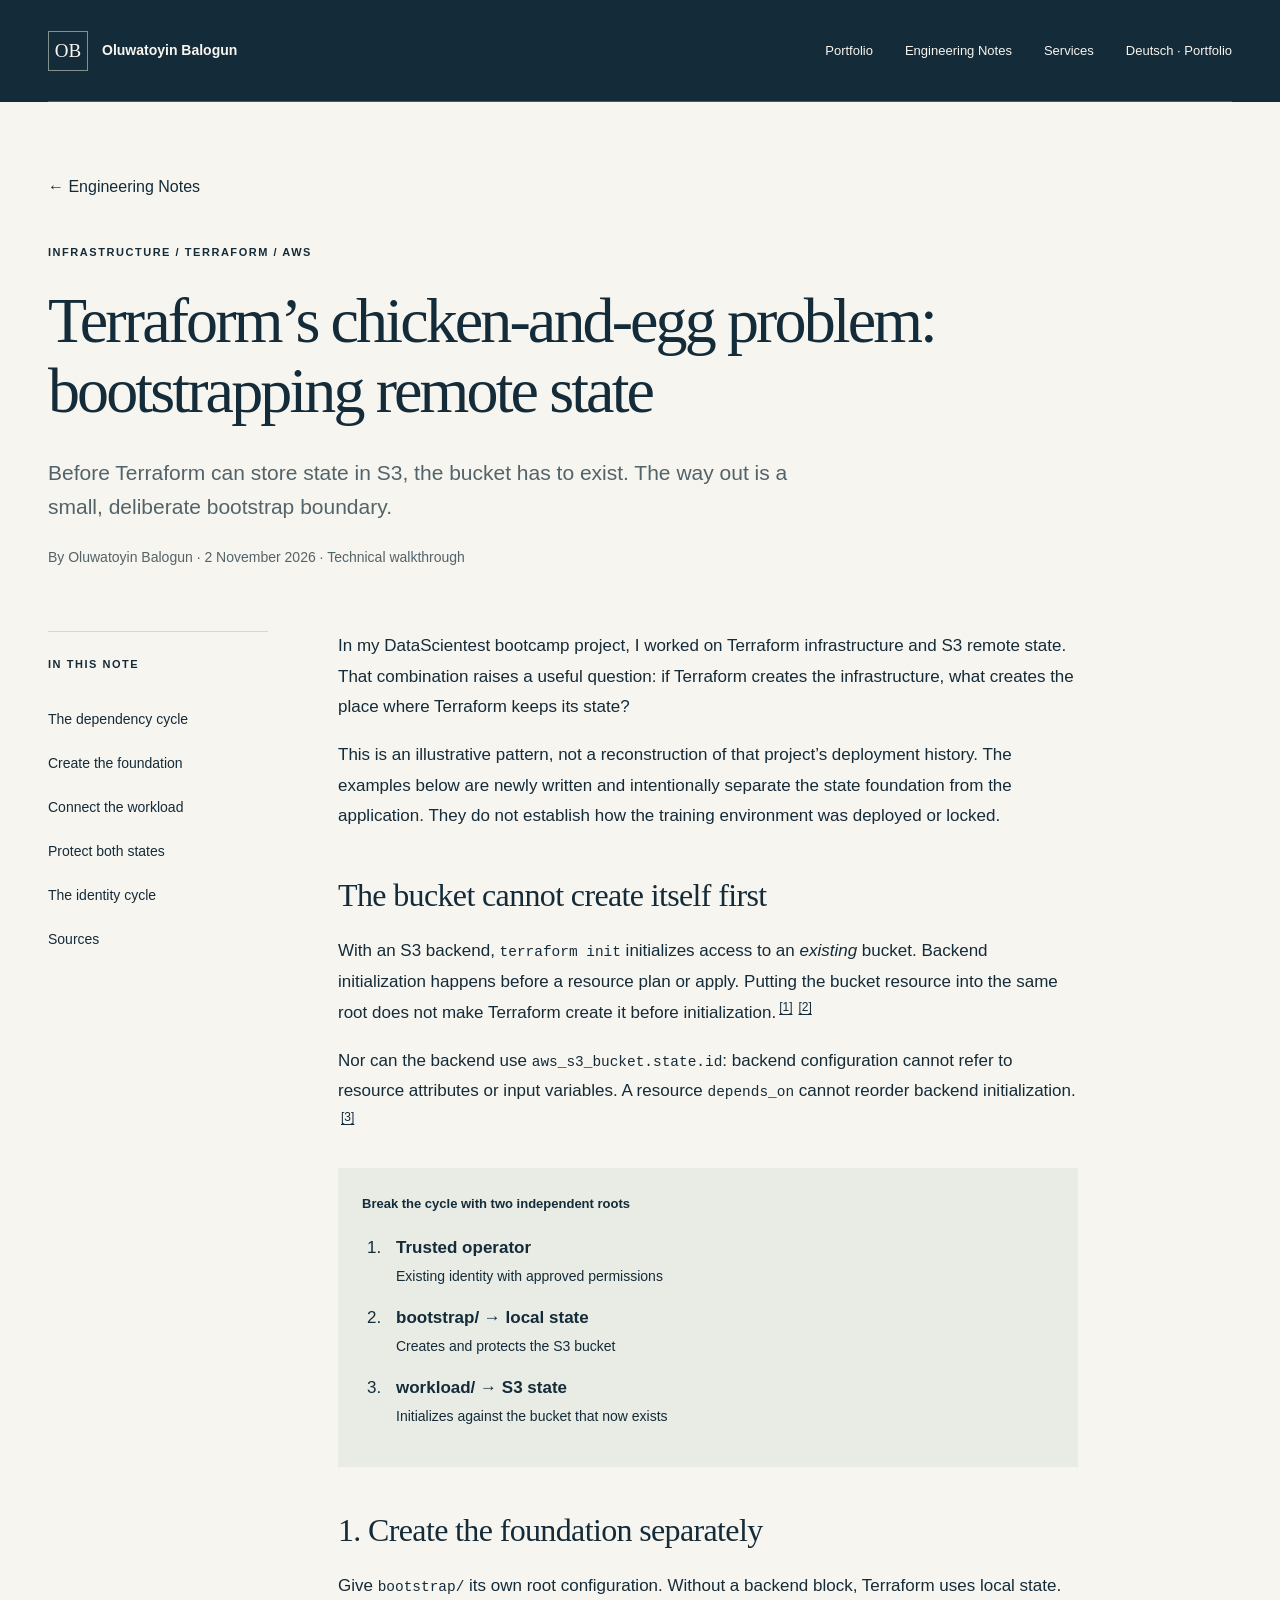
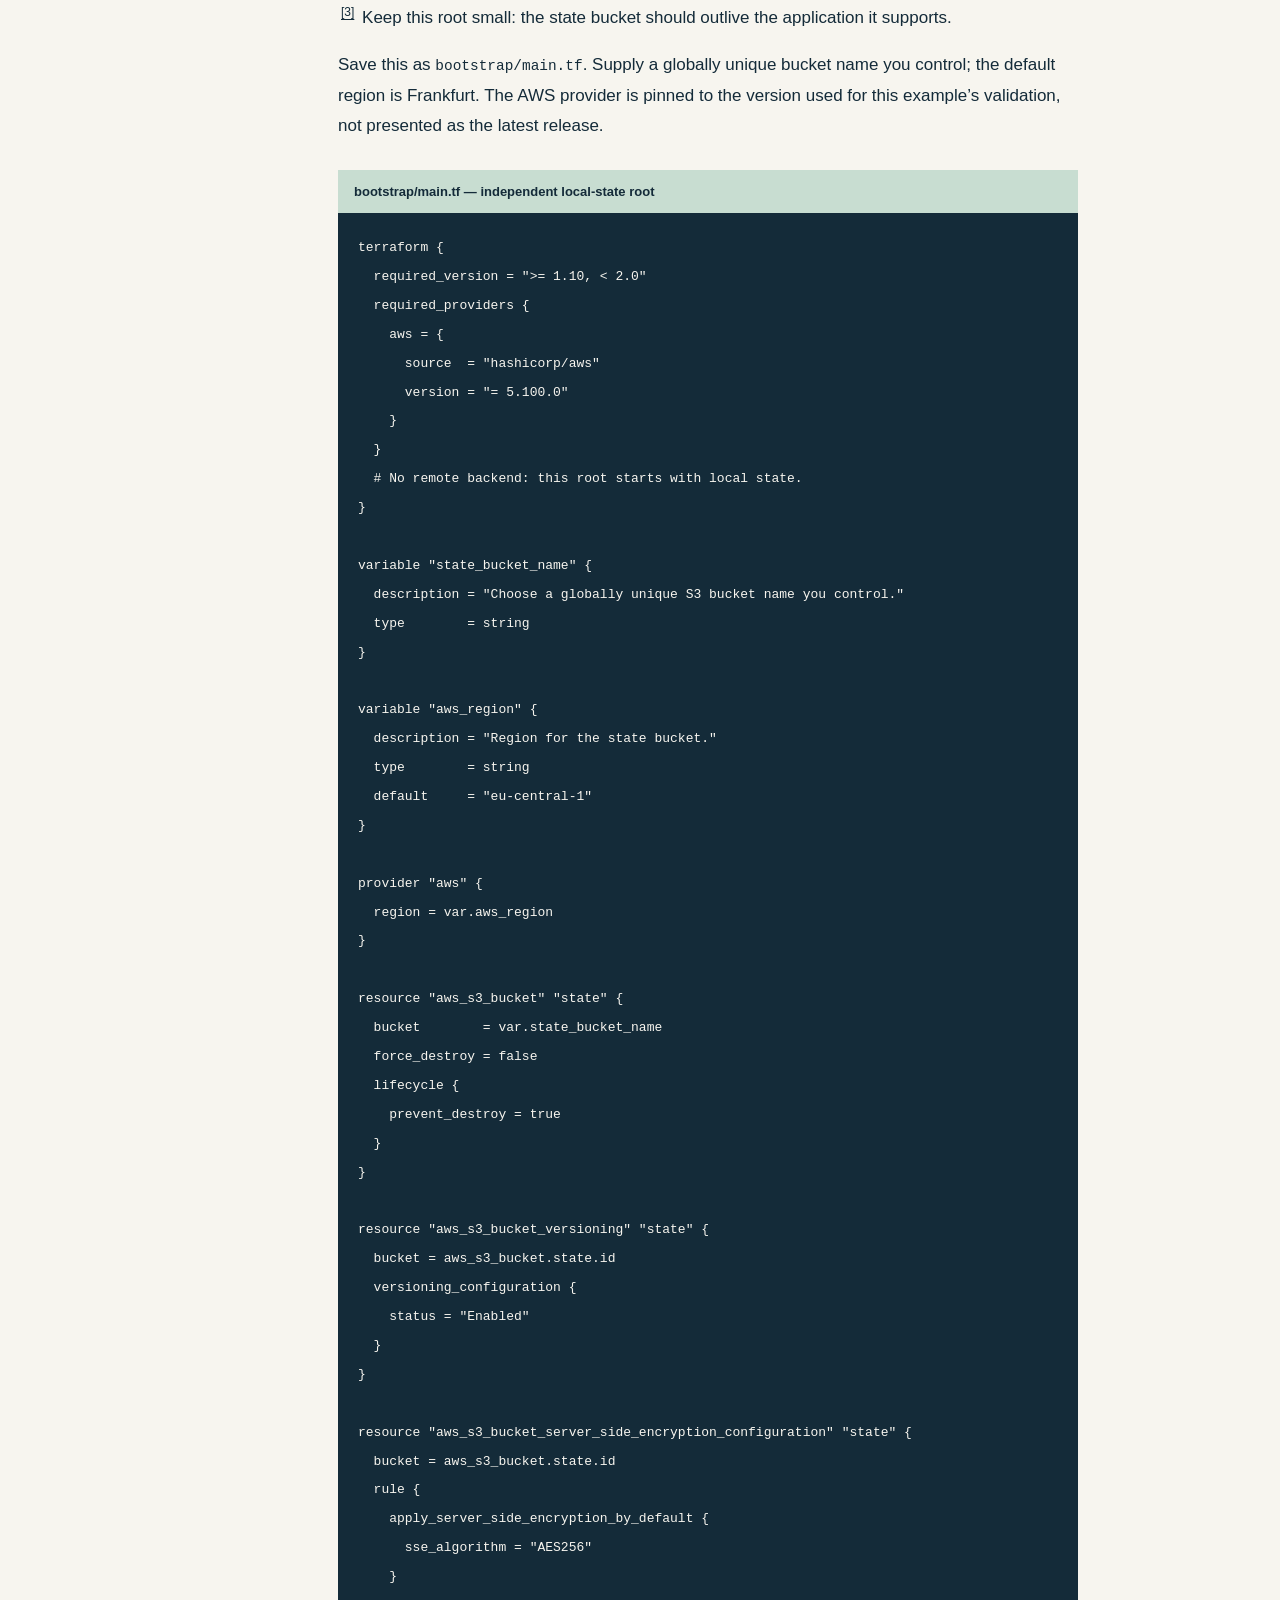
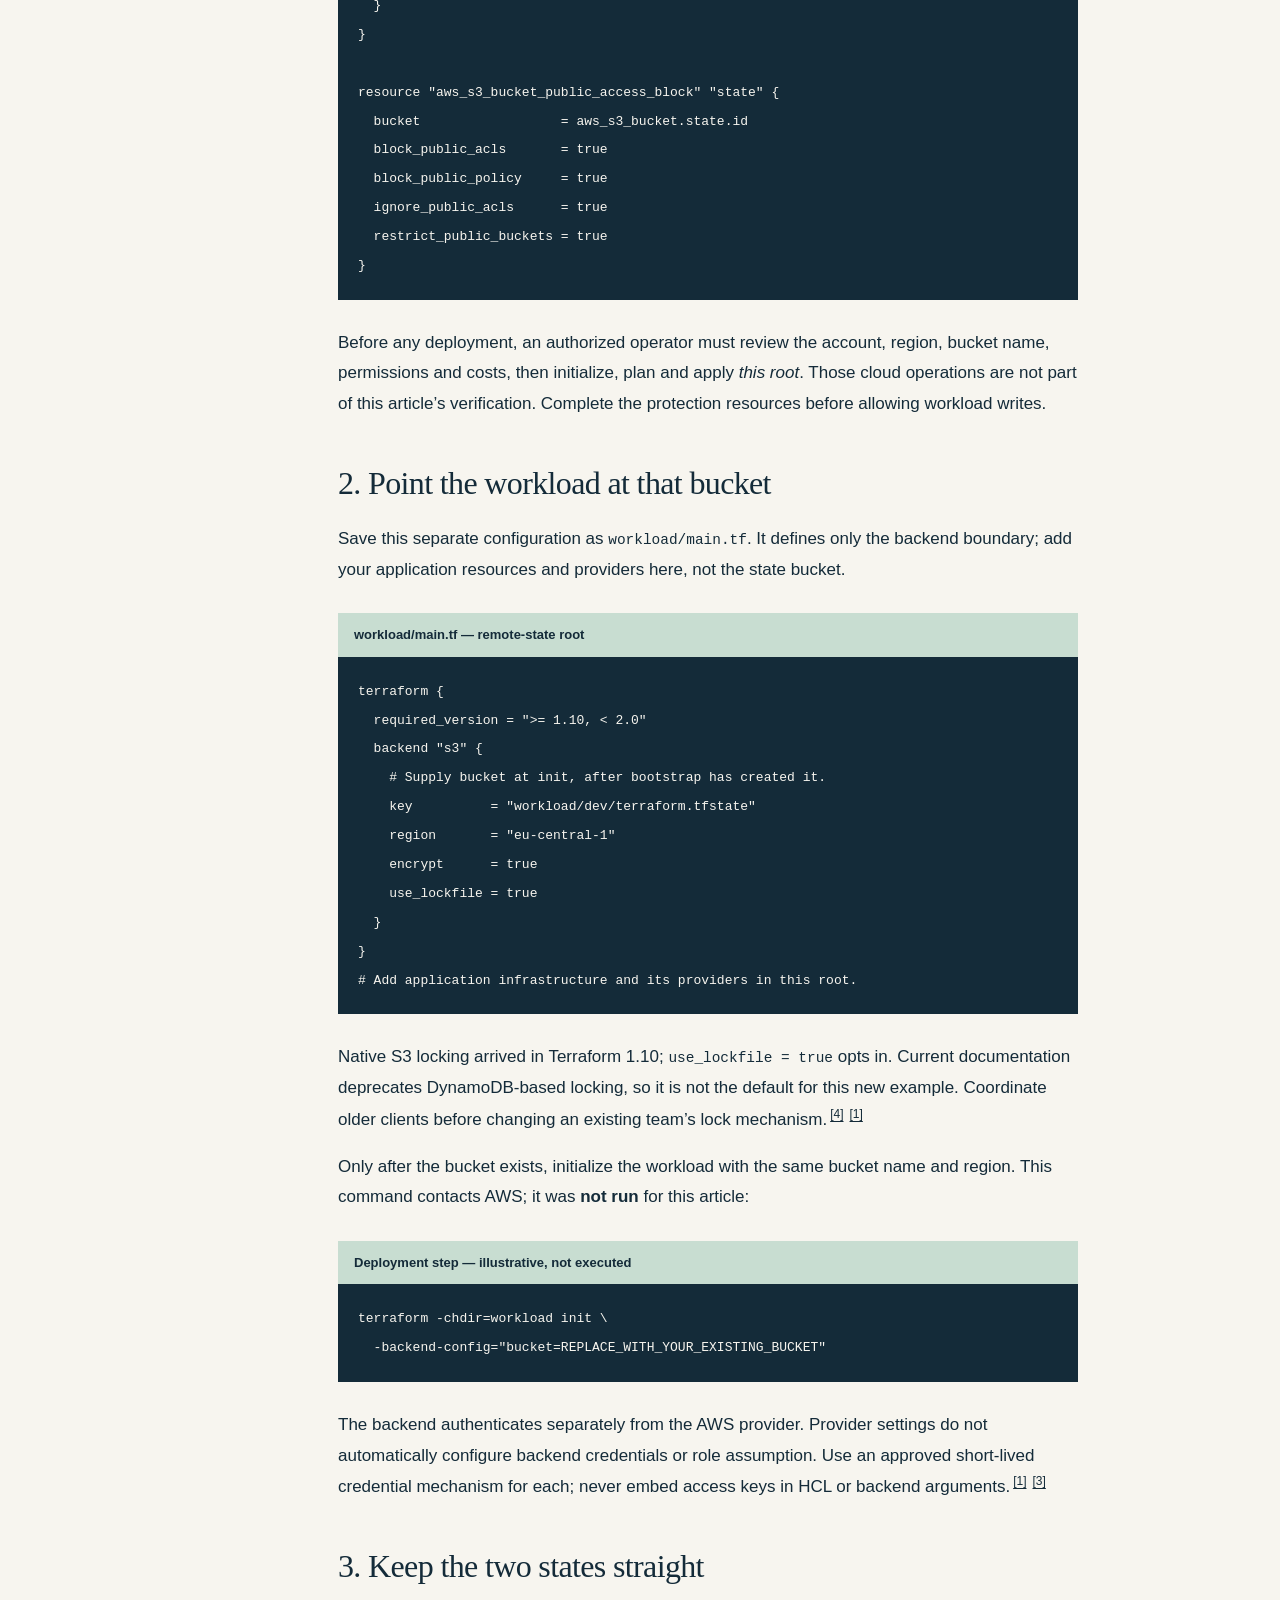
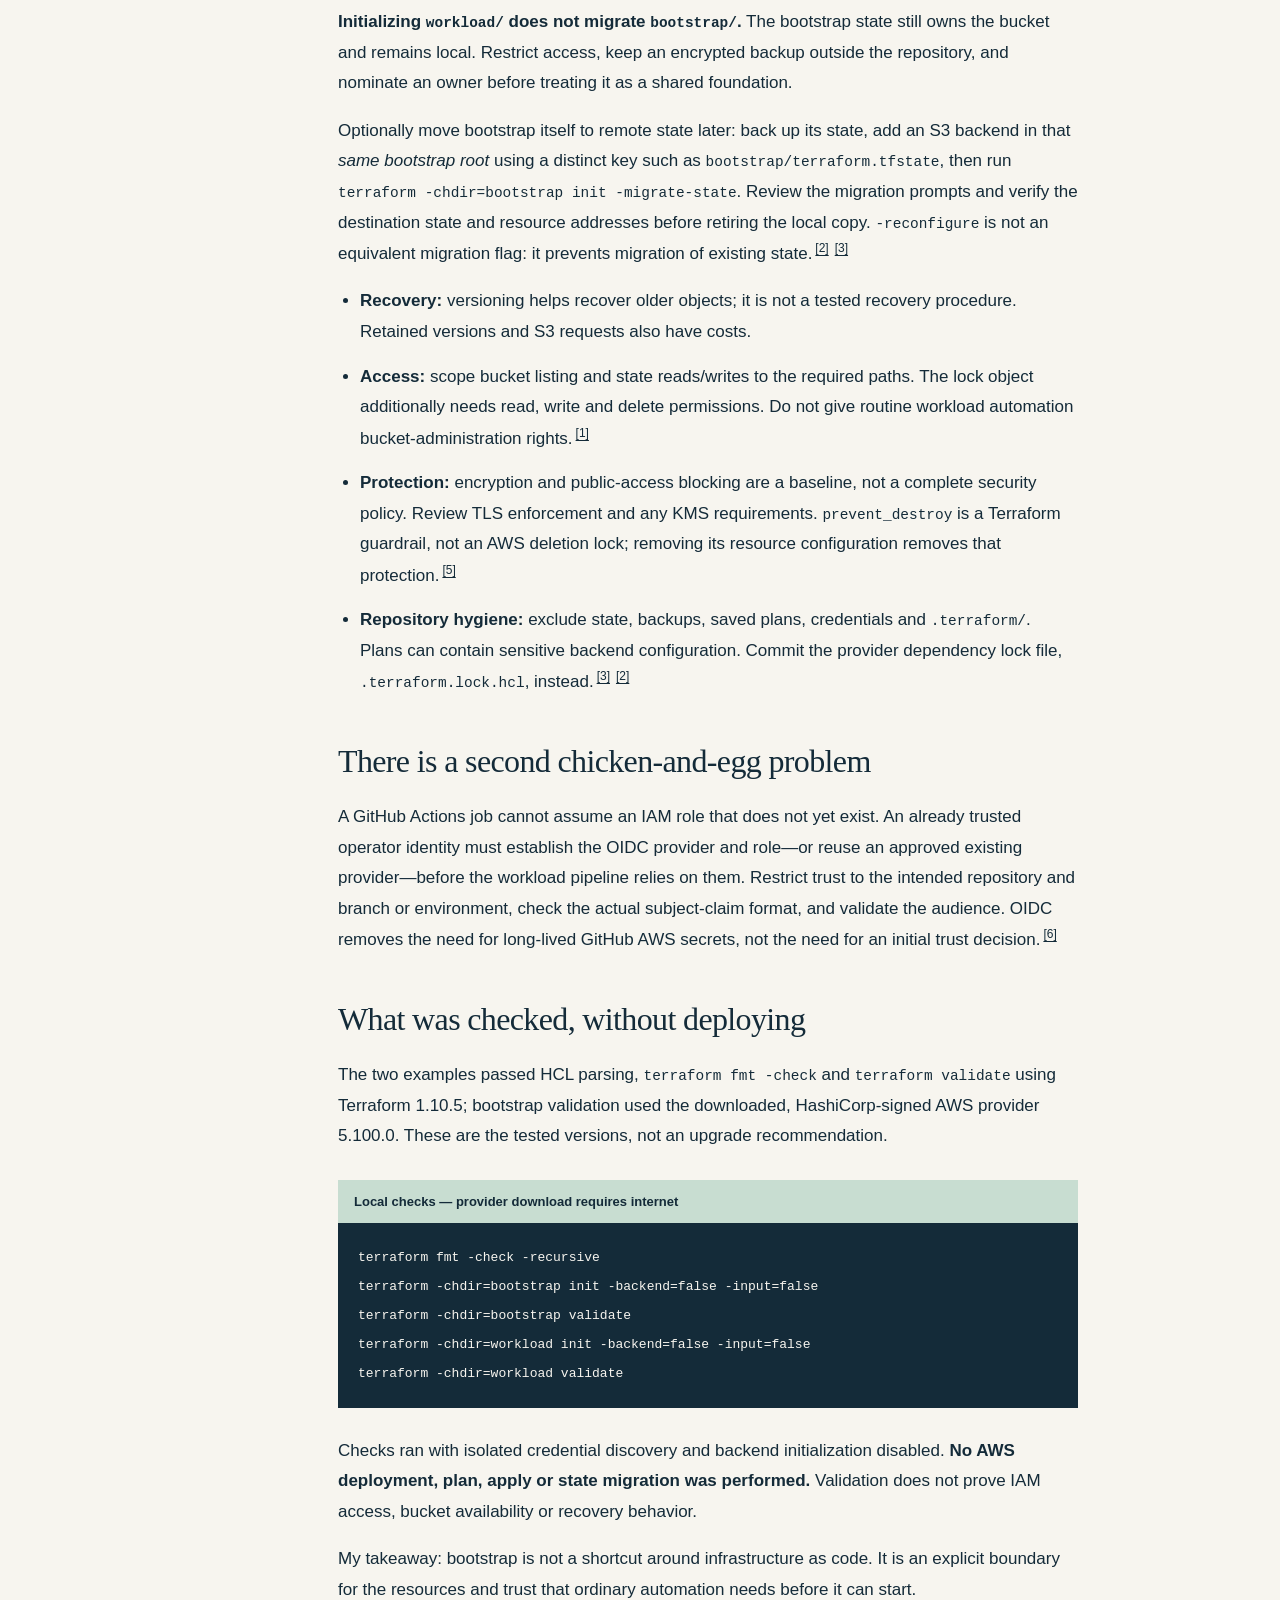
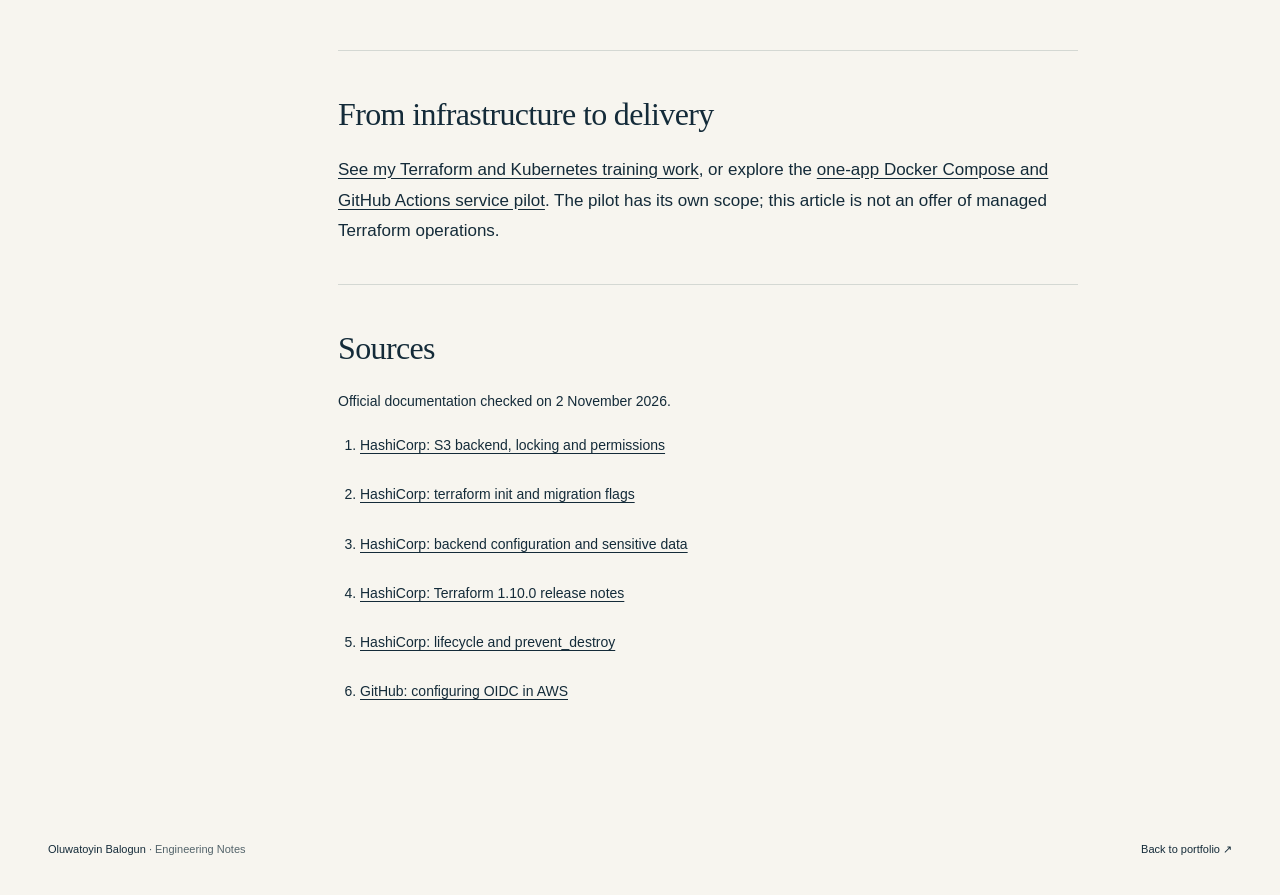
<file: blog/terraform-bootstrap/index.html>
<!doctype html>
<html lang="en"><head><meta charset="utf-8"><meta name="viewport" content="width=device-width, initial-scale=1">
<title>Terraform S3 Remote State Bootstrap | Oluwatoyin Balogun</title><meta name="theme-color" content="#142b39"><link rel="icon" href="data:,">
<meta name="author" content="Oluwatoyin Balogun">

<link rel="stylesheet" href="/styles.css"><link rel="stylesheet" href="/blog/blog.css"><script src="/script.js" defer></script>

<meta name="description" content="Why S3 state needs a bootstrap boundary: two Terraform roots, native locking, safe state migration and an explicit initial trust decision.">
<link rel="canonical" href="https://tybies.github.io/blog/terraform-bootstrap/">
<meta property="og:type" content="article">
<meta property="og:title" content="Terraform S3 Remote State Bootstrap | Oluwatoyin Balogun">
<meta property="og:description" content="Why S3 state needs a bootstrap boundary: two Terraform roots, native locking, safe state migration and an explicit initial trust decision.">
<meta property="og:url" content="https://tybies.github.io/blog/terraform-bootstrap/">
<meta property="og:site_name" content="Oluwatoyin Balogun">
<meta property="og:locale" content="en_GB">
<meta name="twitter:card" content="summary">
<meta name="twitter:title" content="Terraform S3 Remote State Bootstrap | Oluwatoyin Balogun">
<meta name="twitter:description" content="Why S3 state needs a bootstrap boundary: two Terraform roots, native locking, safe state migration and an explicit initial trust decision.">
<meta property="article:published_time" content="2026-11-02T19:48:06Z">
<meta property="article:modified_time" content="2026-11-02T19:48:06Z">
<script type="application/ld+json">{"@context": "https://schema.org", "@type": "Article", "headline": "Terraform’s chicken-and-egg problem: bootstrapping remote state", "description": "Why S3 state needs a bootstrap boundary: two Terraform roots, native locking, safe state migration and an explicit initial trust decision.", "mainEntityOfPage": "https://tybies.github.io/blog/terraform-bootstrap/", "url": "https://tybies.github.io/blog/terraform-bootstrap/", "inLanguage": "en", "author": {"@type": "Person", "name": "Oluwatoyin Balogun", "url": "https://tybies.github.io/"}, "datePublished": "2026-11-02T19:48:06Z", "dateModified": "2026-11-02T19:48:06Z"}</script>
</head><body><a class="skip-link" href="#main">Skip to content</a>
<header class="site-header"><div class="wrap header-inner"><a class="brand" href="/"><span class="monogram" aria-hidden="true">OB</span><span>Oluwatoyin Balogun</span></a><button class="menu-toggle" aria-expanded="false" aria-controls="navigation" hidden>Menu <span aria-hidden="true">+</span></button><nav id="navigation" aria-label="Main navigation"><a href="/">Portfolio</a><a href="/blog/" aria-current="true">Engineering Notes</a><a href="/services/">Services</a><a href="/de/" lang="de">Deutsch · Portfolio</a></nav></div></header>
<main id="main"><article>
<header class="note-header wrap"><a class="back-link" href="/blog/">← Engineering Notes</a><p class="eyebrow">Infrastructure / Terraform / AWS</p><h1>Terraform’s chicken-and-egg problem: bootstrapping remote state</h1><p class="note-deck">Before Terraform can store state in S3, the bucket has to exist. The way out is a small, deliberate bootstrap boundary.</p><p class="note-meta">By Oluwatoyin Balogun · <time datetime="2026-11-02">2 November 2026</time> · Technical walkthrough</p></header>
<div class="reading-layout wrap"><aside class="contents"><p class="eyebrow">In this note</p><nav aria-label="Article contents"><a href="#cycle">The dependency cycle</a><a href="#bootstrap">Create the foundation</a><a href="#workload">Connect the workload</a><a href="#protect">Protect both states</a><a href="#identity">The identity cycle</a><a href="#sources">Sources</a></nav></aside>
<div class="prose"><p>In my DataScientest bootcamp project, I worked on Terraform infrastructure and S3 remote state. That combination raises a useful question: if Terraform creates the infrastructure, what creates the place where Terraform keeps its state?</p>
<p>This is an illustrative pattern, not a reconstruction of that project’s deployment history. The examples below are newly written and intentionally separate the state foundation from the application. They do not establish how the training environment was deployed or locked.</p>
<section id="cycle"><h2>The bucket cannot create itself first</h2><p>With an S3 backend, <code>terraform init</code> initializes access to an <em>existing</em> bucket. Backend initialization happens before a resource plan or apply. Putting the bucket resource into the same root does not make Terraform create it before initialization.<a class="citation" href="#source-1" aria-label="Source 1">[1]</a><a class="citation" href="#source-2" aria-label="Source 2">[2]</a></p><p>Nor can the backend use <code>aws_s3_bucket.state.id</code>: backend configuration cannot refer to resource attributes or input variables. A resource <code>depends_on</code> cannot reorder backend initialization.<a class="citation" href="#source-3" aria-label="Source 3">[3]</a></p>
<figure class="sequence"><figcaption>Break the cycle with two independent roots</figcaption><ol><li><strong>Trusted operator</strong><span>Existing identity with approved permissions</span></li><li><strong>bootstrap/ → local state</strong><span>Creates and protects the S3 bucket</span></li><li><strong>workload/ → S3 state</strong><span>Initializes against the bucket that now exists</span></li></ol></figure></section>
<section id="bootstrap"><h2>1. Create the foundation separately</h2><p>Give <code>bootstrap/</code> its own root configuration. Without a backend block, Terraform uses local state.<a class="citation" href="#source-3" aria-label="Source 3">[3]</a> Keep this root small: the state bucket should outlive the application it supports.</p><p>Save this as <code>bootstrap/main.tf</code>. Supply a globally unique bucket name you control; the default region is Frankfurt. The AWS provider is pinned to the version used for this example’s validation, not presented as the latest release.</p>
<figure class="code-example"><figcaption>bootstrap/main.tf — independent local-state root</figcaption><pre tabindex="0" aria-label="bootstrap/main.tf — independent local-state root; scroll horizontally if needed"><code>terraform {
  required_version = &quot;&gt;= 1.10, &lt; 2.0&quot;
  required_providers {
    aws = {
      source  = &quot;hashicorp/aws&quot;
      version = &quot;= 5.100.0&quot;
    }
  }
  # No remote backend: this root starts with local state.
}

variable &quot;state_bucket_name&quot; {
  description = &quot;Choose a globally unique S3 bucket name you control.&quot;
  type        = string
}

variable &quot;aws_region&quot; {
  description = &quot;Region for the state bucket.&quot;
  type        = string
  default     = &quot;eu-central-1&quot;
}

provider &quot;aws&quot; {
  region = var.aws_region
}

resource &quot;aws_s3_bucket&quot; &quot;state&quot; {
  bucket        = var.state_bucket_name
  force_destroy = false
  lifecycle {
    prevent_destroy = true
  }
}

resource &quot;aws_s3_bucket_versioning&quot; &quot;state&quot; {
  bucket = aws_s3_bucket.state.id
  versioning_configuration {
    status = &quot;Enabled&quot;
  }
}

resource &quot;aws_s3_bucket_server_side_encryption_configuration&quot; &quot;state&quot; {
  bucket = aws_s3_bucket.state.id
  rule {
    apply_server_side_encryption_by_default {
      sse_algorithm = &quot;AES256&quot;
    }
  }
}

resource &quot;aws_s3_bucket_public_access_block&quot; &quot;state&quot; {
  bucket                  = aws_s3_bucket.state.id
  block_public_acls       = true
  block_public_policy     = true
  ignore_public_acls      = true
  restrict_public_buckets = true
}</code></pre></figure>
<p>Before any deployment, an authorized operator must review the account, region, bucket name, permissions and costs, then initialize, plan and apply <em>this root</em>. Those cloud operations are not part of this article’s verification. Complete the protection resources before allowing workload writes.</p></section>
<section id="workload"><h2>2. Point the workload at that bucket</h2><p>Save this separate configuration as <code>workload/main.tf</code>. It defines only the backend boundary; add your application resources and providers here, not the state bucket.</p>
<figure class="code-example"><figcaption>workload/main.tf — remote-state root</figcaption><pre tabindex="0" aria-label="workload/main.tf — remote-state root; scroll horizontally if needed"><code>terraform {
  required_version = &quot;&gt;= 1.10, &lt; 2.0&quot;
  backend &quot;s3&quot; {
    # Supply bucket at init, after bootstrap has created it.
    key          = &quot;workload/dev/terraform.tfstate&quot;
    region       = &quot;eu-central-1&quot;
    encrypt      = true
    use_lockfile = true
  }
}
# Add application infrastructure and its providers in this root.</code></pre></figure>
<p>Native S3 locking arrived in Terraform 1.10; <code>use_lockfile = true</code> opts in. Current documentation deprecates DynamoDB-based locking, so it is not the default for this new example. Coordinate older clients before changing an existing team’s lock mechanism.<a class="citation" href="#source-4" aria-label="Source 4">[4]</a><a class="citation" href="#source-1" aria-label="Source 1">[1]</a></p>
<p>Only after the bucket exists, initialize the workload with the same bucket name and region. This command contacts AWS; it was <strong>not run</strong> for this article:</p>
<figure class="code-example"><figcaption>Deployment step — illustrative, not executed</figcaption><pre tabindex="0" aria-label="Deployment step — illustrative, not executed; scroll horizontally if needed"><code>terraform -chdir=workload init \
  -backend-config=&quot;bucket=REPLACE_WITH_YOUR_EXISTING_BUCKET&quot;</code></pre></figure>
<p>The backend authenticates separately from the AWS provider. Provider settings do not automatically configure backend credentials or role assumption. Use an approved short-lived credential mechanism for each; never embed access keys in HCL or backend arguments.<a class="citation" href="#source-1" aria-label="Source 1">[1]</a><a class="citation" href="#source-3" aria-label="Source 3">[3]</a></p></section>
<section id="protect"><h2>3. Keep the two states straight</h2><p><strong>Initializing <code>workload/</code> does not migrate <code>bootstrap/</code>.</strong> The bootstrap state still owns the bucket and remains local. Restrict access, keep an encrypted backup outside the repository, and nominate an owner before treating it as a shared foundation.</p><p>Optionally move bootstrap itself to remote state later: back up its state, add an S3 backend in that <em>same bootstrap root</em> using a distinct key such as <code>bootstrap/terraform.tfstate</code>, then run <code>terraform -chdir=bootstrap init -migrate-state</code>. Review the migration prompts and verify the destination state and resource addresses before retiring the local copy. <code>-reconfigure</code> is not an equivalent migration flag: it prevents migration of existing state.<a class="citation" href="#source-2" aria-label="Source 2">[2]</a><a class="citation" href="#source-3" aria-label="Source 3">[3]</a></p>
<ul><li><strong>Recovery:</strong> versioning helps recover older objects; it is not a tested recovery procedure. Retained versions and S3 requests also have costs.</li><li><strong>Access:</strong> scope bucket listing and state reads/writes to the required paths. The lock object additionally needs read, write and delete permissions. Do not give routine workload automation bucket-administration rights.<a class="citation" href="#source-1" aria-label="Source 1">[1]</a></li><li><strong>Protection:</strong> encryption and public-access blocking are a baseline, not a complete security policy. Review TLS enforcement and any KMS requirements. <code>prevent_destroy</code> is a Terraform guardrail, not an AWS deletion lock; removing its resource configuration removes that protection.<a class="citation" href="#source-5" aria-label="Source 5">[5]</a></li><li><strong>Repository hygiene:</strong> exclude state, backups, saved plans, credentials and <code>.terraform/</code>. Plans can contain sensitive backend configuration. Commit the provider dependency lock file, <code>.terraform.lock.hcl</code>, instead.<a class="citation" href="#source-3" aria-label="Source 3">[3]</a><a class="citation" href="#source-2" aria-label="Source 2">[2]</a></li></ul></section>
<section id="identity"><h2>There is a second chicken-and-egg problem</h2><p>A GitHub Actions job cannot assume an IAM role that does not yet exist. An already trusted operator identity must establish the OIDC provider and role—or reuse an approved existing provider—before the workload pipeline relies on them. Restrict trust to the intended repository and branch or environment, check the actual subject-claim format, and validate the audience. OIDC removes the need for long-lived GitHub AWS secrets, not the need for an initial trust decision.<a class="citation" href="#source-6" aria-label="Source 6">[6]</a></p></section>
<section id="checks"><h2>What was checked, without deploying</h2><p>The two examples passed HCL parsing, <code>terraform fmt -check</code> and <code>terraform validate</code> using Terraform 1.10.5; bootstrap validation used the downloaded, HashiCorp-signed AWS provider 5.100.0. These are the tested versions, not an upgrade recommendation.</p>
<figure class="code-example"><figcaption>Local checks — provider download requires internet</figcaption><pre tabindex="0" aria-label="Local checks — provider download requires internet; scroll horizontally if needed"><code>terraform fmt -check -recursive
terraform -chdir=bootstrap init -backend=false -input=false
terraform -chdir=bootstrap validate
terraform -chdir=workload init -backend=false -input=false
terraform -chdir=workload validate</code></pre></figure>
<p>Checks ran with isolated credential discovery and backend initialization disabled. <strong>No AWS deployment, plan, apply or state migration was performed.</strong> Validation does not prove IAM access, bucket availability or recovery behavior.</p><p>My takeaway: bootstrap is not a shortcut around infrastructure as code. It is an explicit boundary for the resources and trust that ordinary automation needs before it can start.</p></section>
<aside class="next-note"><h2>From infrastructure to delivery</h2><p><a href="/#work">See my Terraform and Kubernetes training work</a>, or explore the <a href="/services/">one-app Docker Compose and GitHub Actions service pilot</a>. The pilot has its own scope; this article is not an offer of managed Terraform operations.</p></aside>
<section id="sources" class="sources"><h2>Sources</h2><p>Official documentation checked on <time datetime="2026-11-02">2 November 2026</time>.</p><ol><li id="source-1"><a href="https://developer.hashicorp.com/terraform/language/backend/s3">HashiCorp: S3 backend, locking and permissions</a></li><li id="source-2"><a href="https://developer.hashicorp.com/terraform/cli/commands/init">HashiCorp: terraform init and migration flags</a></li><li id="source-3"><a href="https://developer.hashicorp.com/terraform/language/backend">HashiCorp: backend configuration and sensitive data</a></li><li id="source-4"><a href="https://github.com/hashicorp/terraform/releases/tag/v1.10.0">HashiCorp: Terraform 1.10.0 release notes</a></li><li id="source-5"><a href="https://developer.hashicorp.com/terraform/language/meta-arguments/lifecycle">HashiCorp: lifecycle and prevent_destroy</a></li><li id="source-6"><a href="https://docs.github.com/en/actions/how-tos/secure-your-work/security-harden-deployments/oidc-in-aws">GitHub: configuring OIDC in AWS</a></li></ol></section></div></div></article></main><footer class="wrap footer"><p>Oluwatoyin Balogun <span>· Engineering Notes</span></p><a href="/">Back to portfolio ↗</a></footer></body></html>
</file>
<file: styles.css>
:root{--navy:#142b39;--navy-soft:#203b49;--paper:#f7f5ef;--ink:#142b39;--muted:#53636a;--line:#d4d8d3;--mint:#c8ddd1;--serif:Georgia,'Times New Roman',serif;--sans:'Avenir Next',Avenir,'Segoe UI',sans-serif}*{box-sizing:border-box}html{scroll-behavior:smooth;scroll-padding-top:30px}body{margin:0;background:var(--paper);color:var(--ink);font-family:var(--sans);font-size:16px;line-height:1.65}a{color:inherit;text-decoration:none}button{font:inherit}a,button{-webkit-tap-highlight-color:transparent}a:focus-visible,button:focus-visible{outline:3px solid #ae5b2a;outline-offset:5px}a:hover{text-decoration:underline;text-underline-offset:5px}.wrap{width:min(1184px,calc(100% - 96px));margin-inline:auto}.site-header{background:var(--navy);color:var(--paper)}.header-inner{display:flex;align-items:center;justify-content:space-between;min-height:102px;border-bottom:1px solid #455966;gap:24px}.brand{display:flex;align-items:center;gap:14px;font-size:14px;font-weight:600}.monogram{border:1px solid #82928f;width:40px;height:40px;display:grid;place-items:center;font-family:var(--serif);font-size:19px;font-weight:400}.site-header nav{display:flex;gap:32px;font-size:13px}.site-header nav a{padding-block:12px}.skip-link{position:fixed;left:16px;top:-90px;padding:12px 20px;background:var(--paper);z-index:10}.skip-link:focus{top:12px}.hero{background:var(--navy);color:var(--paper)}.hero-grid{display:grid;grid-template-columns:1.8fr 1fr;gap:88px;padding-top:91px;padding-bottom:84px;align-items:center}.eyebrow{text-transform:uppercase;letter-spacing:.14em;font-size:11px;line-height:1.6;font-weight:600;margin:0 0 24px}.hero .eyebrow{color:var(--mint)}h1,h2,h3,h4,p{margin-top:0}h1{font-family:var(--serif);font-size:clamp(50px,5.5vw,78px);font-weight:400;letter-spacing:-.045em;line-height:1.08;margin-bottom:29px}em{font-weight:400}h1 em{color:var(--mint)}.intro{color:#dae0df;font-size:17px;max-width:590px;line-height:1.85;margin-bottom:32px}.hero-actions{display:flex;align-items:center;gap:27px;flex-wrap:wrap}.button{min-height:52px;display:inline-flex;align-items:center;justify-content:space-between;gap:30px;padding:13px 21px;font-size:13px;font-weight:600;border:1px solid transparent}.button-light{background:var(--paper);color:var(--navy)}.button-dark{background:var(--navy);color:var(--paper)}.button:hover{background:var(--mint);color:var(--navy);text-decoration:none}.text-link{font-size:13px;display:inline-flex;align-items:center;gap:14px;min-height:44px}.focus-panel{border-top:1px solid #82928f;padding-top:26px}.focus-panel .eyebrow{margin-bottom:20px}.focus-panel dl{margin:0}.focus-panel dl div{padding:17px 0;border-bottom:1px solid #455966}.focus-panel dt{font-family:var(--serif);font-size:27px}.focus-panel dd{margin:4px 0 0;font-size:13px;color:#d0dadb}.panel-note{font-size:12px;color:#c0cdcf;line-height:1.8;margin:21px 0 0}.hero-bottom{border-top:1px solid #455966;display:flex;justify-content:space-between;gap:20px;padding-block:20px;color:#c0cdcf;font-size:12px}.section{padding-block:92px}.section-heading{margin-bottom:38px}.section-heading .eyebrow,.experience-heading .eyebrow{color:var(--muted);margin-bottom:17px}h2{font-family:var(--serif);font-size:clamp(34px,3.6vw,48px);line-height:1.15;letter-spacing:-.035em;font-weight:400;margin-bottom:18px}.section-heading>p:last-child{color:var(--muted);font-size:15px;margin-bottom:0}.case-study{display:grid;grid-template-columns:1fr 1.1fr;border:1px solid var(--line)}.case-intro{padding:43px;background:#e9ede7}.label{font-size:10px;letter-spacing:.08em;text-transform:uppercase;display:block;margin-bottom:24px;font-weight:600}.case-intro h3{font-family:var(--serif);font-size:34px;line-height:1.2;font-weight:400;letter-spacing:-.025em;margin-bottom:22px}.case-intro p{font-size:14px;color:#41555e;line-height:1.85}.tags{display:flex;flex-wrap:wrap;gap:8px;margin-top:28px}.tags span{border:1px solid #aab9b0;padding:3px 10px;font-size:11px}.case-details{padding:43px}.case-details h4{font-size:13px;margin-bottom:23px}.project-steps{list-style:none;padding:0;margin:0;counter-reset:steps}.project-steps li{counter-increment:steps;position:relative;padding-left:35px;margin-bottom:23px}.project-steps li:before{content:'0' counter(steps);position:absolute;left:0;top:2px;font-size:10px;color:var(--muted)}.project-steps strong{font-size:14px;font-weight:600}.project-steps p{font-size:13px;line-height:1.8;color:var(--muted);margin:5px 0 0}.context-note{font-size:11px;color:var(--muted);border-top:1px solid var(--line);padding-top:17px;margin:25px 0 0}.samples-heading{display:flex;justify-content:space-between;gap:35px;align-items:baseline;margin:48px 0 22px}.samples-heading h3{font-family:var(--serif);font-size:25px;font-weight:400;margin:0;flex-shrink:0}.samples-heading p{font-size:12px;color:var(--muted);max-width:450px;margin:0}.repo-row{display:grid;grid-template-columns:1.15fr 1.4fr .6fr;gap:32px;align-items:center;border-top:1px solid var(--line);padding:27px 0}.repo-row:last-child{border-bottom:1px solid var(--line)}.repo-row .eyebrow{font-size:9px;color:var(--muted);margin-bottom:8px}.repo-row h4{font-size:16px;font-weight:600;line-height:1.5;margin:0}.repo-row h4 span{margin-left:5px}.repo-row p{font-size:13px;color:var(--muted);line-height:1.8;margin:0}.repo-kind{text-align:right;font-size:11px;color:var(--muted)}.repo-row:hover{text-decoration:none;background:#eceee7}.repo-row:hover h4{text-decoration:underline;text-underline-offset:5px}.experience-section{background:#eceee8}.experience-grid{display:grid;grid-template-columns:1fr 1.25fr;gap:96px}.experience-heading p:not(.eyebrow){max-width:310px;color:var(--muted);font-size:14px;margin:24px 0}.inline-link{font-size:13px;display:inline-flex;align-items:center;min-height:44px;gap:20px;text-decoration:underline;text-underline-offset:5px}.timeline article{border-top:1px solid #c2cbc4;padding:25px 0 28px}.timeline article:last-child{padding-bottom:0}.date{color:var(--muted);font-size:11px;margin-bottom:10px}.timeline h3{font-size:18px;margin:0 0 4px;font-weight:600}.company{font-size:13px;margin-bottom:15px}.timeline article>p:last-child{font-size:13px;line-height:1.8;color:var(--muted);margin:0}.skill-row{display:grid;grid-template-columns:1fr 2fr;gap:48px;border-top:1px solid var(--line);padding:26px 0}.skill-row:last-child{border-bottom:1px solid var(--line)}.skill-row h3{font-size:15px;font-weight:600;margin:0}.skill-row p{font-size:15px;margin:0 0 7px}.skill-row span{font-size:12px;color:var(--muted)}.contact-section{background:var(--mint)}.contact-inner{display:flex;align-items:center;justify-content:space-between;gap:55px;padding-block:70px}.contact-inner .eyebrow{margin-bottom:20px}.contact-inner h2{font-size:clamp(35px,3.6vw,48px)}.contact-inner p:last-child{font-size:14px;color:#3f565b;margin-bottom:0}.contact-actions{display:flex;flex-direction:column;align-items:flex-start;gap:17px}.footer{display:flex;justify-content:space-between;align-items:center;padding-block:24px;font-size:11px;gap:20px}.footer p{margin:0}.footer p span{color:var(--muted)}.footer a{display:inline-flex;min-height:44px;align-items:center;gap:20px}.menu-toggle{background:transparent;color:var(--paper);border:1px solid #82928f;padding:8px 14px;min-height:44px;font-size:13px}.menu-toggle span{margin-left:15px}[hidden]{display:none!important}@media(min-width:761px){.menu-toggle{display:none}}@media(max-width:1000px){.wrap{width:calc(100% - 64px)}.hero-grid{gap:40px}.hero-actions{gap:15px}.experience-grid{gap:48px}.case-intro,.case-details{padding:30px}.repo-row{gap:22px;grid-template-columns:1fr 1.3fr}.repo-kind{display:none}}@media(max-width:760px){.wrap{width:calc(100% - 40px)}.header-inner{min-height:84px;flex-wrap:wrap;gap:0;padding-block:19px}.brand{font-size:12px;gap:10px}.monogram{width:34px;height:34px;font-size:17px}.site-header nav{width:100%;flex-direction:column;gap:0;padding-top:16px}.site-header nav a{border-top:1px solid #455966;padding:13px 0;min-height:48px}.js .site-header nav:not(.is-open){display:none}.hero-grid{grid-template-columns:1fr;gap:47px;padding-block:56px 40px}h1{font-size:clamp(45px,9vw,68px);margin-bottom:24px}.intro{font-size:16px;line-height:1.8}.focus-panel dl{display:grid;grid-template-columns:repeat(3,1fr);gap:14px}.focus-panel dt{font-size:23px}.focus-panel dd{font-size:11px;line-height:1.7}.focus-panel dl div{padding:0 0 14px}.panel-note{max-width:410px}.hero-bottom{font-size:10px;align-items:center}.hero-bottom span:last-child{flex-shrink:0}.section{padding-block:60px}.case-study{grid-template-columns:1fr}.case-intro,.case-details{padding:29px 25px}.case-intro h3{font-size:32px}.samples-heading{display:block;margin-top:35px}.samples-heading h3{margin-bottom:10px}.repo-row{grid-template-columns:1fr;gap:12px;padding-block:24px}.experience-grid{grid-template-columns:1fr;gap:34px}.experience-heading h2 br:first-child{display:none}.experience-heading p:not(.eyebrow){max-width:450px}.skill-row{grid-template-columns:1fr;gap:10px;padding-block:23px}.skill-row p{font-size:14px}.contact-inner{align-items:flex-start;flex-direction:column;gap:26px;padding-block:52px}.contact-actions{gap:10px}.desktop-break{display:none}.footer{align-items:flex-start}.footer p span{display:block}.footer a{flex-shrink:0}}@media(max-width:360px){.brand>span:last-child{max-width:130px;line-height:1.3}.hero-bottom{align-items:flex-start;flex-direction:column;gap:5px}.focus-panel dl{gap:8px}.focus-panel dt{font-size:21px}}@media(max-width:480px){html[lang="de"] .focus-panel dl{display:block}html[lang="de"] .focus-panel dl div{display:grid;grid-template-columns:1fr 1.2fr;gap:14px;padding-block:12px}html[lang="de"] .focus-panel dd{margin:0;align-self:center}}@media(prefers-reduced-motion:reduce){html{scroll-behavior:auto}}@media print{.menu-toggle,.skip-link,.hero-actions{display:none!important}.site-header,.hero{background:white;color:var(--ink)}.hero .eyebrow,.intro,.hero-bottom,.panel-note,.focus-panel dd{color:var(--muted)}h1 em{color:var(--ink)}.section{padding-block:35px}.case-study,.timeline article,.skill-row{break-inside:avoid}.wrap{width:95%}}
</file>
<file: blog/blog.css>
/* Editorial extension of the portfolio's existing type and palette. */
.notes-intro,.note-header{padding-block:64px 48px}.notes-intro h1{max-width:850px}.notes-intro h1 em{color:var(--muted)}.notes-intro>p:last-child{max-width:650px;font-size:19px}.notes-list{border-top:1px solid var(--line)}.note-entry{display:grid;grid-template-columns:1fr 3fr;gap:48px;padding-block:44px 60px;border-bottom:1px solid var(--line)}.note-entry h2{font-size:clamp(28px,3vw,42px);line-height:1.2}.note-entry time,.note-meta{font-size:14px;color:var(--muted)}.notes-about{padding-block:48px 80px;max-width:1184px}.notes-about p{max-width:670px}.notes-about h2{font-size:30px}.back-link{display:inline-block;margin-bottom:36px;padding-block:8px}.note-header h1{max-width:950px;font-size:clamp(38px,5vw,68px);line-height:1.1}.note-deck{max-width:760px;font-size:21px;color:var(--muted)}.reading-layout{display:grid;grid-template-columns:220px minmax(0,740px);gap:70px;padding-bottom:80px;align-items:start}.contents{border-top:1px solid var(--line);padding-top:24px}.contents nav{display:flex;flex-direction:column}.contents nav a{font-size:14px;padding:10px 0;min-height:44px}.prose{min-width:0;font-size:17px;line-height:1.8}.prose h2{font-family:var(--serif);font-size:32px;line-height:1.2;letter-spacing:-.02em;margin:44px 0 22px}.prose p,.prose li{overflow-wrap:anywhere}.prose a{text-decoration:underline;text-underline-offset:3px}.prose ul{padding-left:22px}.prose li{margin-bottom:14px}.prose code{font-family:ui-monospace,SFMono-Regular,Consolas,monospace;font-size:.85em}.code-example{margin:28px 0;min-width:0;max-width:100%}.code-example figcaption{padding:10px 16px;background:var(--mint);font-size:13px;font-weight:600;overflow-wrap:anywhere}.code-example pre{margin:0;padding:20px;background:var(--navy);color:var(--paper);max-width:100%;overflow-x:auto;line-height:1.7;tab-size:2}.code-example pre:focus-visible{outline:3px solid #ae5b2a;outline-offset:3px}.code-example pre code{font-size:13px;white-space:pre;overflow-wrap:normal}.citation{font-size:12px;vertical-align:super;padding-inline:3px}.sequence{margin:30px 0;padding:24px;background:#e8ece5}.sequence figcaption{font-size:13px;font-weight:600;margin-bottom:18px}.sequence ol{padding-left:24px;margin-bottom:0}.sequence li{padding-left:10px}.sequence strong,.sequence span{display:block}.sequence span{font-size:14px}.next-note{margin-top:44px;border-top:1px solid var(--line);border-bottom:1px solid var(--line);padding-bottom:20px}.sources{font-size:14px}.sources li{padding-block:5px}.sources ol{padding-left:22px}
@media(max-width:1050px){.reading-layout{grid-template-columns:160px minmax(0,1fr);gap:32px}.site-header nav{gap:18px}}
@media(max-width:760px){.notes-intro,.note-header{padding-block:36px 28px}.note-entry{grid-template-columns:1fr;gap:20px;padding-block:30px}.note-entry .eyebrow{margin-bottom:8px}.reading-layout{grid-template-columns:minmax(0,1fr);gap:20px}.contents{padding-top:16px}.contents nav{display:grid;grid-template-columns:1fr 1fr;gap:0 20px}.contents .eyebrow{margin-bottom:10px}.note-deck{font-size:18px}.prose{font-size:16px}.prose h2{font-size:29px}.code-example pre{padding:16px}.sequence{padding:18px}.note-meta{line-height:1.8}.notes-about{padding-bottom:44px}}
</file>
<file: services/services.css>
.service-list{padding-left:20px}.service-list li{margin-bottom:15px}.scope-note{margin-top:28px;color:var(--muted);font-size:14px}.lab{display:grid;grid-template-columns:1fr 1fr;gap:40px;border-block:1px solid var(--line);padding-block:30px}.lab-actions{display:flex;flex-wrap:wrap;gap:12px;margin-block:22px}.lab-actions .button{border:1px solid var(--ink);cursor:pointer}.lab-actions .button:disabled{opacity:.55;cursor:not-allowed}.lab pre{white-space:pre-wrap;overflow-wrap:anywhere;font-size:16px}.evidence{margin-top:35px}.evidence summary{cursor:pointer;font-weight:600;padding-block:15px;min-height:48px}.evidence p{max-width:950px}.evidence a,.scope-note a{overflow-wrap:anywhere}code{overflow-wrap:anywhere}.form-grid{display:grid;grid-template-columns:minmax(0,1fr) minmax(0,1fr);gap:22px}.form-grid .wide{grid-column:1/-1}label{display:block;font-size:14px;font-weight:600}label span{font-size:12px;font-weight:400;color:var(--muted)}input,select,textarea{display:block;width:100%;min-width:0;min-height:48px;background:#fff;color:var(--ink);border:1px solid #7b898c;border-radius:0;font:inherit;padding:11px;margin-top:8px}textarea{resize:vertical}input:focus-visible,select:focus-visible,textarea:focus-visible,summary:focus-visible{outline:3px solid #ae5b2a;outline-offset:3px}#brief-preview{font-size:14px}#privacy{max-width:900px}#form-status{min-height:27px}.hero-grid>*,.lab>*{min-width:0}@media(max-width:760px){.lab,.form-grid{grid-template-columns:minmax(0,1fr)}.form-grid .wide{grid-column:auto}.hero h1{font-size:clamp(43px,9vw,68px)}.lab{gap:24px}.scope-note .inline-link{display:inline}.footer{flex-wrap:wrap}}
</file>
